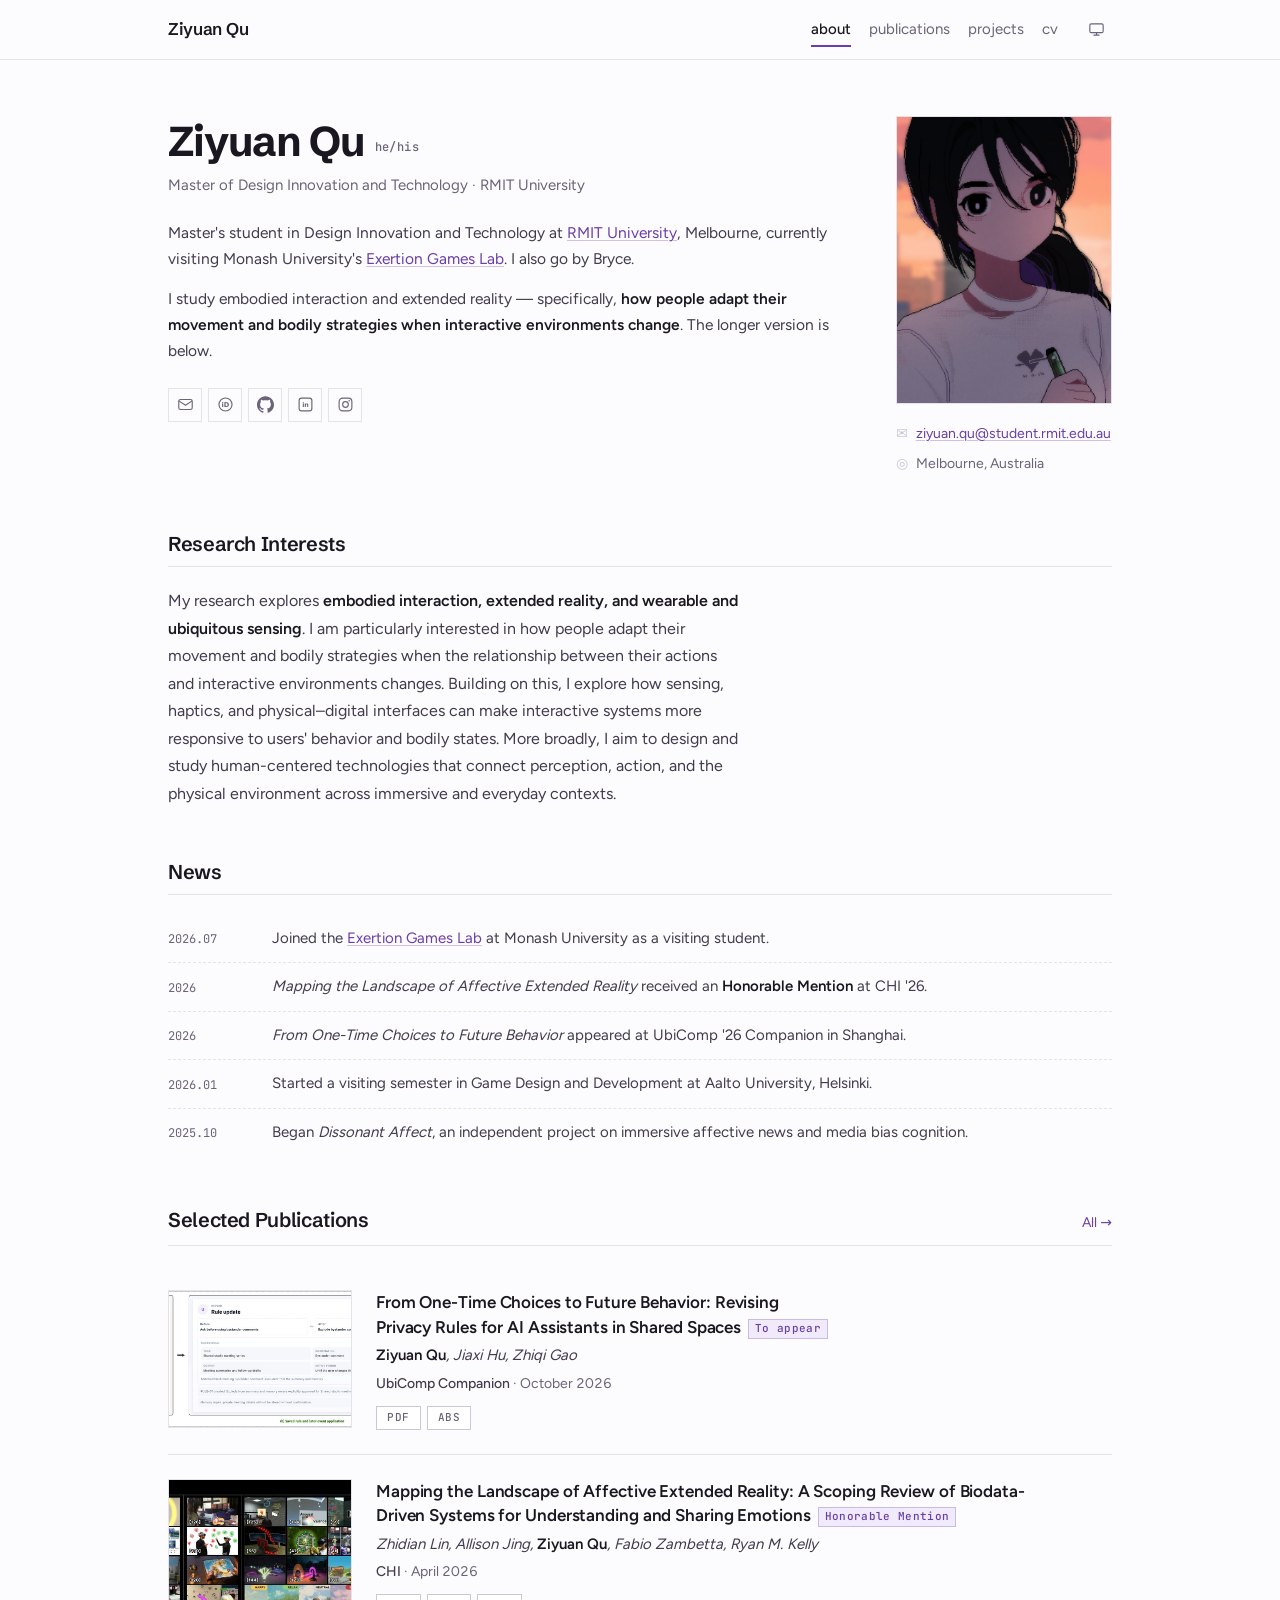
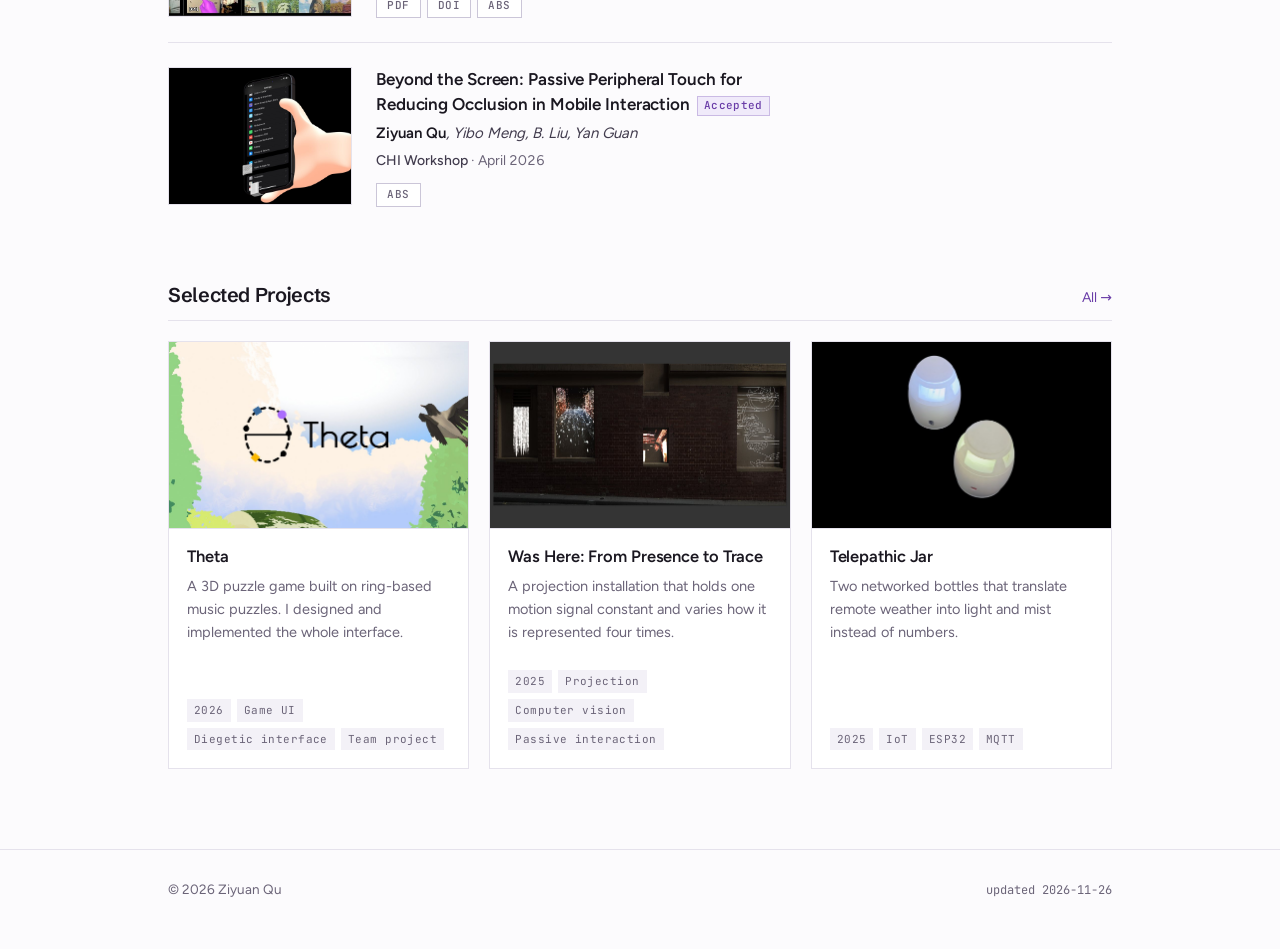
<file: docs/index.html>
<!doctype html>
<html lang="en">
<head>
<meta charset="utf-8">
<meta name="viewport" content="width=device-width, initial-scale=1">
<title>Ziyuan Qu</title>
<meta name="description" content="Ziyuan Qu — HCI and interaction design researcher at RMIT University, working on affective interaction, immersive systems, and playful embodied experiences.">
<meta name="author" content="Ziyuan Qu">
<meta property="og:title" content="Ziyuan Qu">
<meta property="og:description" content="Ziyuan Qu — HCI and interaction design researcher at RMIT University, working on affective interaction, immersive systems, and playful embodied experiences.">
<meta property="og:type" content="website">
<meta property="og:site_name" content="Ziyuan Qu">
<link rel="canonical" href="https://ziyuanqu.dev/">
<meta property="og:url" content="https://ziyuanqu.dev/">
<meta property="og:image" content="https://ziyuanqu.dev/assets/img/og.png">
<meta name="twitter:card" content="summary_large_image">
<meta name="twitter:image" content="https://ziyuanqu.dev/assets/img/og.png">
<link rel="icon" href="/favicon.svg" type="image/svg+xml">
<link rel="apple-touch-icon" href="/assets/img/apple-touch-icon.png">
<script>document.documentElement.classList.add('js');(function(){try{var t=localStorage.getItem('pw-theme');if(t==='light'||t==='dark')document.documentElement.setAttribute('data-theme',t);}catch(e){}})();</script>
<link rel="stylesheet" href="/assets/css/fonts.css?v=1e66fc4d">
<link rel="stylesheet" href="/assets/css/main.css?v=b7ee12cc">
</head>
<body>
<a class="skip" href="#main">Skip to content</a>

<nav class="nav">
  <div class="nav__inner">
    <a class="nav__brand" href="/index.html">Ziyuan Qu</a>
    <button class="nav__menu" type="button" aria-expanded="false" aria-controls="navlinks" aria-label="Menu"><svg viewBox="0 0 24 24" fill="none" stroke="currentColor" stroke-width="1.6" stroke-linecap="round" stroke-linejoin="round" aria-hidden="true"><path d="M4 7h16M4 12h16M4 17h16"/></svg></button>
    <div class="nav__links" id="navlinks">
      <a href="/index.html" aria-current="page">about</a><a href="/publications.html">publications</a><a href="/projects.html">projects</a><a href="/cv.html">cv</a>
      <button class="theme-toggle" type="button" data-state="system" aria-label="Toggle theme"><span data-icon="system"><svg viewBox="0 0 24 24" fill="none" stroke="currentColor" stroke-width="1.6" stroke-linecap="round" stroke-linejoin="round" aria-hidden="true"><rect x="2.6" y="4" width="18.8" height="12.4" rx="2"/><path d="M8.4 20h7.2M12 16.6V20"/></svg></span><span data-icon="light"><svg viewBox="0 0 24 24" fill="none" stroke="currentColor" stroke-width="1.6" stroke-linecap="round" stroke-linejoin="round" aria-hidden="true"><circle cx="12" cy="12" r="4"/><path d="M12 2.6v2.2M12 19.2v2.2M2.6 12h2.2M19.2 12h2.2M5.4 5.4l1.6 1.6M17 17l1.6 1.6M18.6 5.4 17 7M7 17l-1.6 1.6"/></svg></span><span data-icon="dark"><svg viewBox="0 0 24 24" fill="none" stroke="currentColor" stroke-width="1.6" stroke-linecap="round" stroke-linejoin="round" aria-hidden="true"><path d="M20.4 13.6A8.4 8.4 0 1 1 10.4 3.6a6.6 6.6 0 0 0 10 10Z"/></svg></span></button>
    </div>
  </div>
</nav>

<main id="main">
<div class="wrap wrap--wide">
  <div class="profile">
    <aside class="profile__aside">
      <img class="profile__photo" src="/assets/img/profile.jpg" alt="Ziyuan Qu">
      <div class="profile__contact"><div><span>✉</span><a href="mailto:ziyuan.qu@student.rmit.edu.au">ziyuan.qu@student.rmit.edu.au</a></div><div><span>◎</span><span>Melbourne, Australia</span></div></div>
    </aside>
    <div class="profile__main">
      <h1 class="profile__name">Ziyuan Qu<span class="pronouns">he/his</span></h1>
      <p class="profile__role">Master of Design Innovation and Technology · <a href="https://www.rmit.edu.au">RMIT University</a></p>
      <div class="profile__bio"><p>Master's student in Design Innovation and Technology at <a href="https://www.rmit.edu.au">RMIT University</a>, Melbourne, currently visiting Monash University's <a href="https://exertiongameslab.org">Exertion Games Lab</a>. I also go by Bryce.</p><p>I study embodied interaction and extended reality — specifically, <strong>how people adapt their movement and bodily strategies when interactive environments change</strong>. The longer version is below.</p></div>
      <div class="socials"><a href="mailto:ziyuan.qu@student.rmit.edu.au" title="Email" aria-label="Email"><svg viewBox="0 0 24 24" fill="none" stroke="currentColor" stroke-width="1.6" stroke-linecap="round" stroke-linejoin="round" aria-hidden="true"><rect x="2.5" y="5" width="19" height="14" rx="2.5"/><path d="M3.2 7.2 12 13l8.8-5.8"/></svg></a><a href="https://orcid.org/0009-0000-7714-9784" title="ORCID" aria-label="ORCID" rel="me noopener" target="_blank"><svg viewBox="0 0 24 24" fill="none" stroke="currentColor" stroke-width="1.6" aria-hidden="true"><circle cx="12" cy="12" r="9.2"/><text x="12" y="16.1" text-anchor="middle" font-size="9.4" font-weight="700" font-family="system-ui,sans-serif" fill="currentColor" stroke="none">iD</text></svg></a><a href="https://github.com/ziyuan509" title="GitHub" aria-label="GitHub" rel="me noopener" target="_blank"><svg viewBox="0 0 24 24" fill="currentColor" aria-hidden="true"><path d="M12 .297c-6.63 0-12 5.373-12 12 0 5.303 3.438 9.8 8.205 11.385.6.113.82-.258.82-.577 0-.285-.01-1.04-.015-2.04-3.338.724-4.042-1.61-4.042-1.61C4.422 18.07 3.633 17.7 3.633 17.7c-1.087-.744.084-.729.084-.729 1.205.084 1.838 1.236 1.838 1.236 1.07 1.835 2.809 1.305 3.495.998.108-.776.417-1.305.76-1.605-2.665-.3-5.466-1.332-5.466-5.93 0-1.31.465-2.38 1.235-3.22-.135-.303-.54-1.523.105-3.176 0 0 1.005-.322 3.3 1.23.96-.267 1.98-.399 3-.405 1.02.006 2.04.138 3 .405 2.28-1.552 3.285-1.23 3.285-1.23.645 1.653.24 2.873.12 3.176.765.84 1.23 1.91 1.23 3.22 0 4.61-2.805 5.625-5.475 5.92.42.36.81 1.096.81 2.22 0 1.606-.015 2.896-.015 3.286 0 .315.21.69.825.57C20.565 22.092 24 17.592 24 12.297c0-6.627-5.373-12-12-12"/></svg></a><a href="https://www.linkedin.com/in/ziyuan-qu-2a1654360/" title="LinkedIn" aria-label="LinkedIn" rel="me noopener" target="_blank"><svg viewBox="0 0 24 24" fill="none" stroke="currentColor" stroke-width="1.6" aria-hidden="true"><rect x="3" y="3" width="18" height="18" rx="3.4"/><text x="12" y="16.1" text-anchor="middle" font-size="9" font-weight="700" font-family="system-ui,sans-serif" fill="currentColor" stroke="none">in</text></svg></a><a href="https://www.instagram.com/qu.ziyuan/" title="Instagram" aria-label="Instagram" rel="me noopener" target="_blank"><svg viewBox="0 0 24 24" fill="none" stroke="currentColor" stroke-width="1.6" stroke-linecap="round" stroke-linejoin="round" aria-hidden="true"><rect x="3" y="3" width="18" height="18" rx="5"/><circle cx="12" cy="12" r="4"/><circle cx="17.2" cy="6.8" r="1.1" fill="currentColor" stroke="none"/></svg></a></div>
    </div>
  </div>

  <section class="section"><div class="section__head"><h2>Research Interests</h2></div><div class="ri">My research explores <strong>embodied interaction, extended reality, and wearable and ubiquitous sensing</strong>. I am particularly interested in how people adapt their movement and bodily strategies when the relationship between their actions and interactive environments changes. Building on this, I explore how sensing, haptics, and physical–digital interfaces can make interactive systems more responsive to users' behavior and bodily states. More broadly, I aim to design and study human-centered technologies that connect perception, action, and the physical environment across immersive and everyday contexts.</div></section>
  <section class="section"><div class="section__head"><h2>News</h2></div><div class="news"><div class="news__item"><div class="news__date">2026.07</div><div class="news__body">Joined the <a href="https://exertiongameslab.org">Exertion Games Lab</a> at Monash University as a visiting student.</div></div><div class="news__item"><div class="news__date">2026</div><div class="news__body"><em>Mapping the Landscape of Affective Extended Reality</em> received an <strong>Honorable Mention</strong> at CHI '26.</div></div><div class="news__item"><div class="news__date">2026</div><div class="news__body"><em>From One-Time Choices to Future Behavior</em> appeared at UbiComp '26 Companion in Shanghai.</div></div><div class="news__item"><div class="news__date">2026.01</div><div class="news__body">Started a visiting semester in Game Design and Development at Aalto University, Helsinki.</div></div><div class="news__item"><div class="news__date">2025.10</div><div class="news__body">Began <em>Dissonant Affect</em>, an independent project on immersive affective news and media bias cognition.</div></div></div></section>
  <section class="section"><div class="section__head"><h2>Selected Publications</h2><a class="section__more" href="/publications.html">All →</a></div><article class="pub">
  <img class="pub__thumb" src="/assets/img/pubs/privacy-rules.jpg" alt="" loading="lazy">
  <div>
    <h3 class="pub__title"><a href="/assets/papers/privacy-rules-ubicomp26.pdf">From One-Time Choices to Future Behavior: Revising Privacy Rules for AI Assistants in Shared Spaces</a><span class="award">To appear</span></h3>
    <div class="pub__authors"><b>Ziyuan Qu</b>, Jiaxi Hu, Zhiqi Gao</div>
    <div class="pub__venue"><em title="Companion of the 2026 ACM International Joint Conference on Pervasive and Ubiquitous Computing · Shanghai, China · 11–15 October 2026">UbiComp Companion</em> · October 2026</div>
    <div class="pub__act">
      <div class="pills"><a class="pill" href="/assets/papers/privacy-rules-ubicomp26.pdf">pdf</a><details class="tgl tgl--abs"><summary><span class="pill">abs</span></summary></details></div>
      <div class="drawer drawer--abs">An AI assistant in a shared room hears people who never asked to be recorded. Our prototype lets the
primary user set privacy rules and decide, in the moment, whether a bystander&#x27;s remark may be used —
then either confine that decision to the current event or save it as a rule for later ones. A
five-participant formative walkthrough found everyone could complete the decision, but two could not
tell which future situations their saved rule would cover. The lesson is specific: when someone saves
a privacy rule, its future reach has to be visible at the moment of saving.</div>
    </div>
  </div>
</article><article class="pub">
  <img class="pub__thumb" src="/assets/img/pubs/affective-xr.jpg" alt="" loading="lazy">
  <div>
    <h3 class="pub__title"><a href="/assets/papers/affective-xr-chi26.pdf">Mapping the Landscape of Affective Extended Reality: A Scoping Review of Biodata-Driven Systems for Understanding and Sharing Emotions</a><span class="award">Honorable Mention</span></h3>
    <div class="pub__authors">Zhidian Lin, Allison Jing, <b>Ziyuan Qu</b>, Fabio Zambetta, Ryan M. Kelly</div>
    <div class="pub__venue"><em title="ACM CHI Conference on Human Factors in Computing Systems · Barcelona, Spain · 13–17 April 2026">CHI</em> · April 2026</div>
    <div class="pub__act">
      <div class="pills"><a class="pill" href="/assets/papers/affective-xr-chi26.pdf">pdf</a><a class="pill" href="https://doi.org/10.1145/3772318.3791012" target="_blank" rel="noopener">doi</a><details class="tgl tgl--abs"><summary><span class="pill">abs</span></summary></details></div>
      <div class="drawer drawer--abs">Introduces affective extended reality as a way to characterise XR systems that use biodata to make
emotion understandable. HCI has produced many such systems, but they had not been mapped into a
coherent whole. We reviewed 82 papers at the intersection of biodata, emotion and XR, analysing the
sensing technologies they rely on, the interaction techniques they employ, and the design space they
collectively describe.</div>
    </div>
  </div>
</article><article class="pub">
  <img class="pub__thumb" src="/assets/img/projects/touch-it.jpg" alt="" loading="lazy">
  <div>
    <h3 class="pub__title">Beyond the Screen: Passive Peripheral Touch for Reducing Occlusion in Mobile Interaction<span class="award">Accepted</span></h3>
    <div class="pub__authors"><b>Ziyuan Qu</b>, Yibo Meng, B. Liu, Yan Guan</div>
    <div class="pub__venue"><em title="Cross-Sensory Futures: Rewiring Perception in HCI — Workshop at ACM CHI 2026 · Barcelona, Spain · April 2026">CHI Workshop</em> · April 2026</div>
    <div class="pub__act">
      <div class="pills"><details class="tgl tgl--abs"><summary><span class="pill">abs</span></summary></details></div>
      <div class="drawer drawer--abs">A passive, battery-free accessory that moves the finger off the screen. Metal tines act as extended
electrodes so taps and swipes still register while the hand stops covering what the user is trying
to read.</div>
    </div>
  </div>
</article></section>
  <section class="section"><div class="section__head"><h2>Selected Projects</h2><a class="section__more" href="/projects.html">All →</a></div><div class="grid grid--3"><article class="card">
  <a class="card__media-link" href="/projects/theta.html" tabindex="-1" aria-hidden="true">
    <img class="card__media" src="/assets/img/projects/theta-card.jpg" alt="" loading="lazy">
  </a>
  <div class="card__body">
    <h3 class="card__title"><a href="/projects/theta.html">Theta</a></h3>
    <p class="card__desc">A 3D puzzle game built on ring-based music puzzles. I designed and implemented the whole interface.</p>
    <div class="card__foot"><span class="tag">2026</span><span class="tag">Game UI</span><span class="tag">Diegetic interface</span><span class="tag">Team project</span></div>
  </div>
</article><article class="card">
  <a class="card__media-link" href="/projects/was-here.html" tabindex="-1" aria-hidden="true">
    <img class="card__media" src="/assets/img/projects/was-here-card.jpg" alt="" loading="lazy">
  </a>
  <div class="card__body">
    <h3 class="card__title"><a href="/projects/was-here.html">Was Here: From Presence to Trace</a></h3>
    <p class="card__desc">A projection installation that holds one motion signal constant and varies how it is represented four times.</p>
    <div class="card__foot"><span class="tag">2025</span><span class="tag">Projection</span><span class="tag">Computer vision</span><span class="tag">Passive interaction</span></div>
  </div>
</article><article class="card">
  <a class="card__media-link" href="/projects/telepathic-jar.html" tabindex="-1" aria-hidden="true">
    <img class="card__media" src="/assets/img/projects/telepathic-jar-card.jpg" alt="" loading="lazy">
  </a>
  <div class="card__body">
    <h3 class="card__title"><a href="/projects/telepathic-jar.html">Telepathic Jar</a></h3>
    <p class="card__desc">Two networked bottles that translate remote weather into light and mist instead of numbers.</p>
    <div class="card__foot"><span class="tag">2025</span><span class="tag">IoT</span><span class="tag">ESP32</span><span class="tag">MQTT</span></div>
  </div>
</article></div></section>
  
</div>
</main>

<footer class="foot">
  <div class="wrap wrap--wide foot__inner">
    <span>© 2026 Ziyuan Qu</span>
    
    <span class="foot__updated">updated 2026-11-26</span>
  </div>
</footer>

<script src="/assets/js/site.js?v=34c1764b" defer></script>
</body>
</html>
</file>
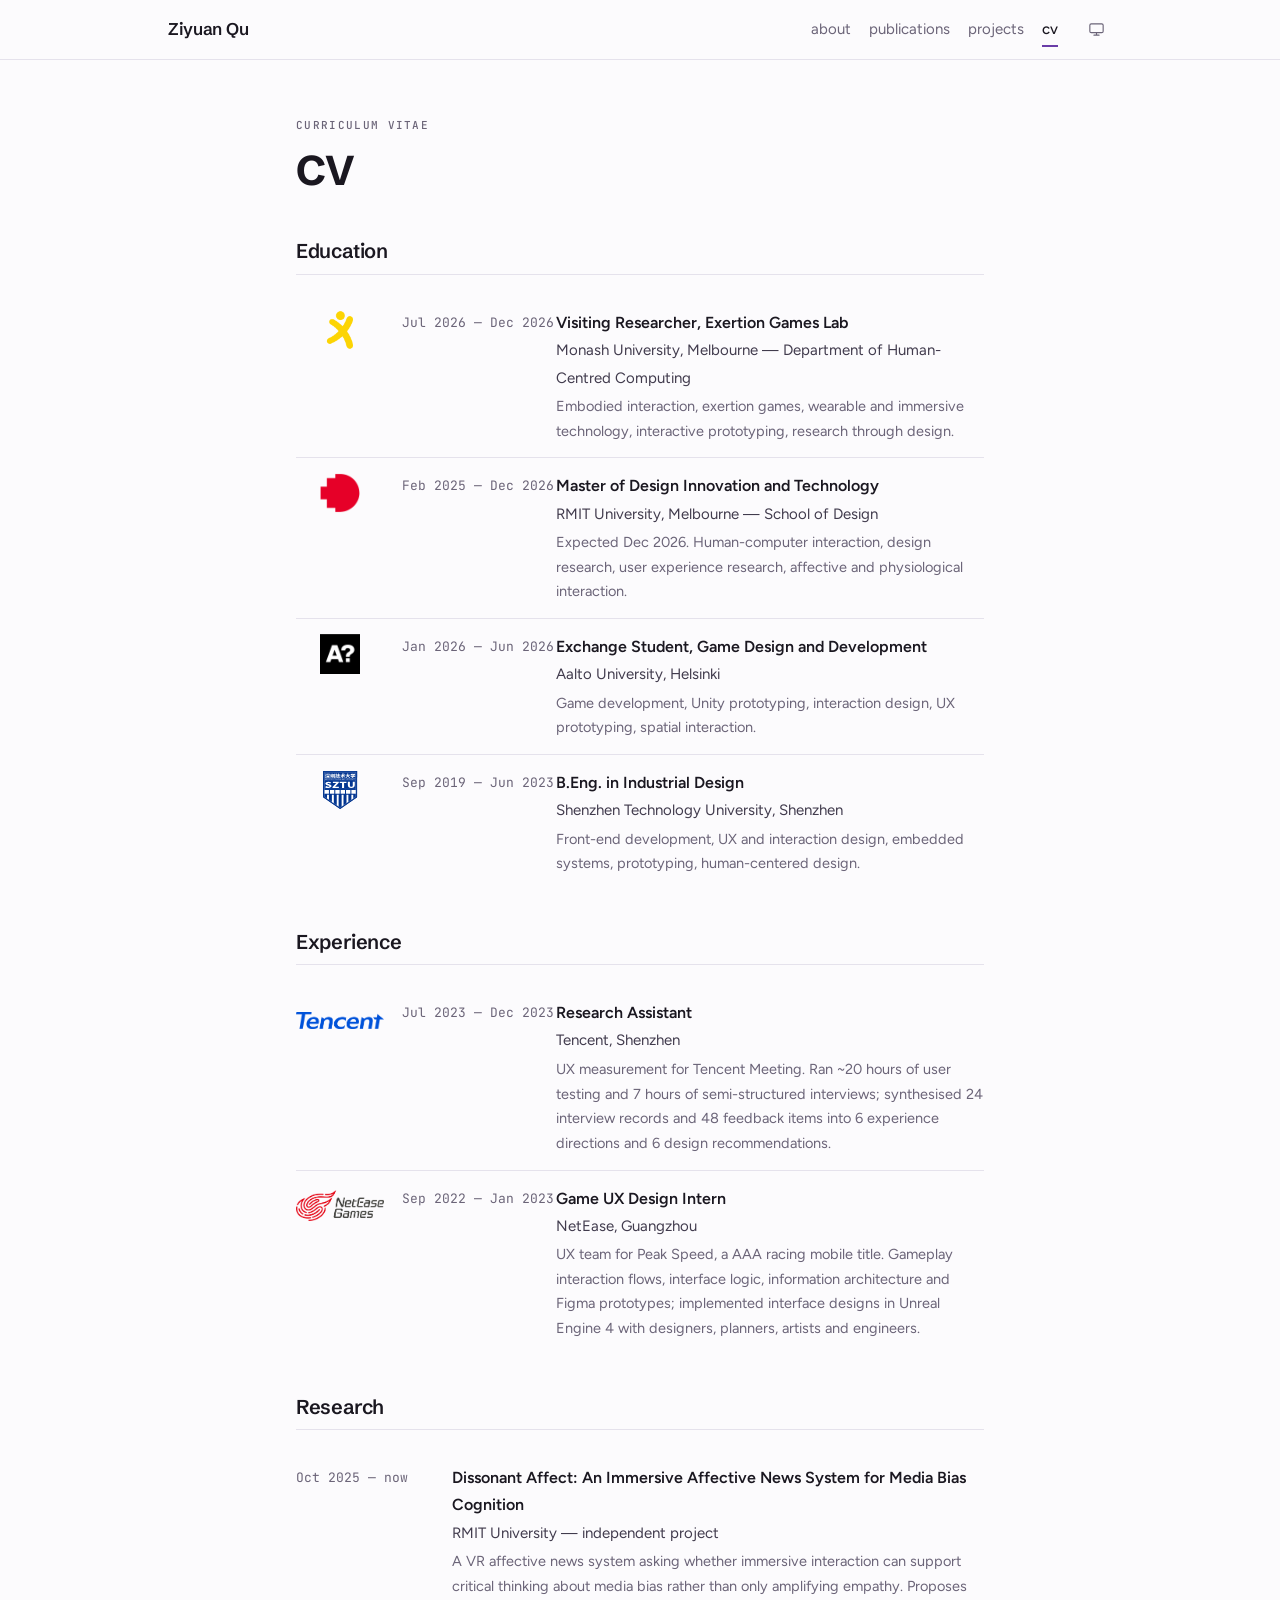
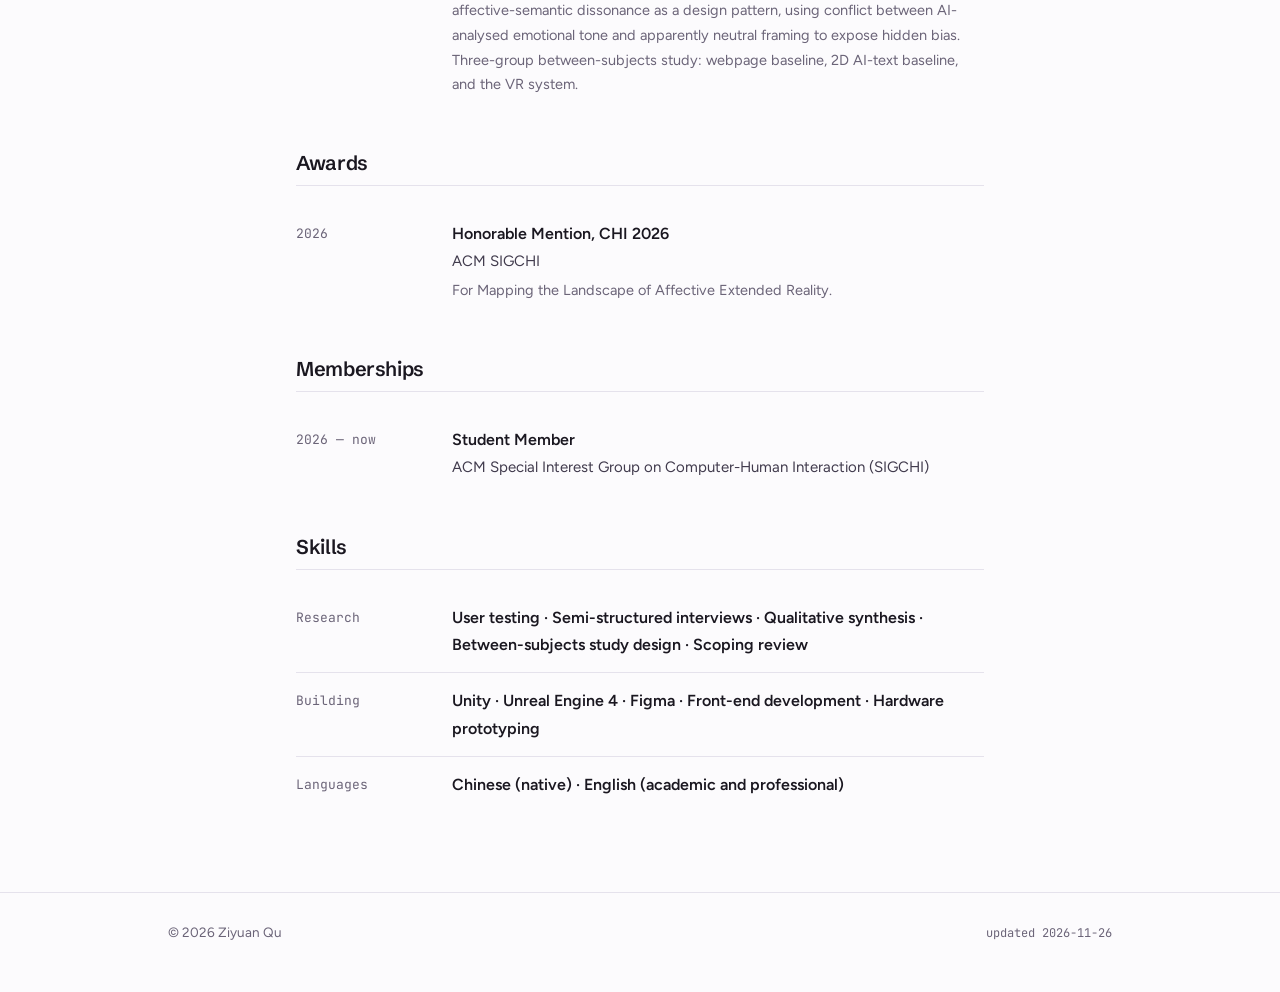
<file: docs/cv.html>
<!doctype html>
<html lang="en">
<head>
<meta charset="utf-8">
<meta name="viewport" content="width=device-width, initial-scale=1">
<title>CV · Ziyuan Qu</title>
<meta name="description" content="Ziyuan Qu — HCI and interaction design researcher at RMIT University, working on affective interaction, immersive systems, and playful embodied experiences.">
<meta name="author" content="Ziyuan Qu">
<meta property="og:title" content="CV · Ziyuan Qu">
<meta property="og:description" content="Ziyuan Qu — HCI and interaction design researcher at RMIT University, working on affective interaction, immersive systems, and playful embodied experiences.">
<meta property="og:type" content="website">
<meta property="og:site_name" content="Ziyuan Qu">
<link rel="canonical" href="https://ziyuanqu.dev/cv.html">
<meta property="og:url" content="https://ziyuanqu.dev/cv.html">
<meta property="og:image" content="https://ziyuanqu.dev/assets/img/og.png">
<meta name="twitter:card" content="summary_large_image">
<meta name="twitter:image" content="https://ziyuanqu.dev/assets/img/og.png">
<link rel="icon" href="/favicon.svg" type="image/svg+xml">
<link rel="apple-touch-icon" href="/assets/img/apple-touch-icon.png">
<script>document.documentElement.classList.add('js');(function(){try{var t=localStorage.getItem('pw-theme');if(t==='light'||t==='dark')document.documentElement.setAttribute('data-theme',t);}catch(e){}})();</script>
<link rel="stylesheet" href="/assets/css/fonts.css?v=1e66fc4d">
<link rel="stylesheet" href="/assets/css/main.css?v=b7ee12cc">
</head>
<body>
<a class="skip" href="#main">Skip to content</a>

<nav class="nav">
  <div class="nav__inner">
    <a class="nav__brand" href="/index.html">Ziyuan Qu</a>
    <button class="nav__menu" type="button" aria-expanded="false" aria-controls="navlinks" aria-label="Menu"><svg viewBox="0 0 24 24" fill="none" stroke="currentColor" stroke-width="1.6" stroke-linecap="round" stroke-linejoin="round" aria-hidden="true"><path d="M4 7h16M4 12h16M4 17h16"/></svg></button>
    <div class="nav__links" id="navlinks">
      <a href="/index.html">about</a><a href="/publications.html">publications</a><a href="/projects.html">projects</a><a href="/cv.html" aria-current="page">cv</a>
      <button class="theme-toggle" type="button" data-state="system" aria-label="Toggle theme"><span data-icon="system"><svg viewBox="0 0 24 24" fill="none" stroke="currentColor" stroke-width="1.6" stroke-linecap="round" stroke-linejoin="round" aria-hidden="true"><rect x="2.6" y="4" width="18.8" height="12.4" rx="2"/><path d="M8.4 20h7.2M12 16.6V20"/></svg></span><span data-icon="light"><svg viewBox="0 0 24 24" fill="none" stroke="currentColor" stroke-width="1.6" stroke-linecap="round" stroke-linejoin="round" aria-hidden="true"><circle cx="12" cy="12" r="4"/><path d="M12 2.6v2.2M12 19.2v2.2M2.6 12h2.2M19.2 12h2.2M5.4 5.4l1.6 1.6M17 17l1.6 1.6M18.6 5.4 17 7M7 17l-1.6 1.6"/></svg></span><span data-icon="dark"><svg viewBox="0 0 24 24" fill="none" stroke="currentColor" stroke-width="1.6" stroke-linecap="round" stroke-linejoin="round" aria-hidden="true"><path d="M20.4 13.6A8.4 8.4 0 1 1 10.4 3.6a6.6 6.6 0 0 0 10 10Z"/></svg></span></button>
    </div>
  </div>
</nav>

<main id="main">
<div class="wrap">
  <header class="page-head"><span class="label">curriculum vitae</span><h1>CV</h1></header>
  <section class="cv-block cv-block--logos"><div class="section__head"><h2>Education</h2></div><div class="cv-row"><div class="cv-row__logo" aria-hidden="true"><img src="/assets/img/logos/exertion-games-lab.png" alt="" loading="lazy"></div><div class="cv-row__when">Jul 2026 — Dec 2026</div><div class="cv-row__what"><strong>Visiting Researcher, Exertion Games Lab</strong><span class="cv-row__where">Monash University, Melbourne — Department of Human-Centred Computing</span><div class="cv-row__note">Embodied interaction, exertion games, wearable and immersive technology, interactive prototyping, research through design.</div></div></div><div class="cv-row"><div class="cv-row__logo" aria-hidden="true"><img src="/assets/img/logos/rmit.png" alt="" loading="lazy"></div><div class="cv-row__when">Feb 2025 — Dec 2026</div><div class="cv-row__what"><strong>Master of Design Innovation and Technology</strong><span class="cv-row__where">RMIT University, Melbourne — School of Design</span><div class="cv-row__note">Expected Dec 2026. Human-computer interaction, design research, user experience research, affective and physiological interaction.</div></div></div><div class="cv-row"><div class="cv-row__logo" aria-hidden="true"><img src="/assets/img/logos/aalto.png" alt="" loading="lazy"></div><div class="cv-row__when">Jan 2026 — Jun 2026</div><div class="cv-row__what"><strong>Exchange Student, Game Design and Development</strong><span class="cv-row__where">Aalto University, Helsinki</span><div class="cv-row__note">Game development, Unity prototyping, interaction design, UX prototyping, spatial interaction.</div></div></div><div class="cv-row"><div class="cv-row__logo cv-row__logo--flip" aria-hidden="true"><img src="/assets/img/logos/sztu.svg" alt="" loading="lazy"></div><div class="cv-row__when">Sep 2019 — Jun 2023</div><div class="cv-row__what"><strong>B.Eng. in Industrial Design</strong><span class="cv-row__where">Shenzhen Technology University, Shenzhen</span><div class="cv-row__note">Front-end development, UX and interaction design, embedded systems, prototyping, human-centered design.</div></div></div></section><section class="cv-block cv-block--logos"><div class="section__head"><h2>Experience</h2></div><div class="cv-row"><div class="cv-row__logo" aria-hidden="true"><img class="logo-light" src="/assets/img/logos/tencent.png" alt="" loading="lazy"><img class="logo-dark" src="/assets/img/logos/tencent-dark.png" alt="" loading="lazy"></div><div class="cv-row__when">Jul 2023 — Dec 2023</div><div class="cv-row__what"><strong>Research Assistant</strong><span class="cv-row__where">Tencent, Shenzhen</span><div class="cv-row__note">UX measurement for Tencent Meeting. Ran ~20 hours of user testing and 7 hours of semi-structured interviews; synthesised 24 interview records and 48 feedback items into 6 experience directions and 6 design recommendations.</div></div></div><div class="cv-row"><div class="cv-row__logo" aria-hidden="true"><img class="logo-light" src="/assets/img/logos/netease-games.png" alt="" loading="lazy"><img class="logo-dark" src="/assets/img/logos/netease-games-dark.png" alt="" loading="lazy"></div><div class="cv-row__when">Sep 2022 — Jan 2023</div><div class="cv-row__what"><strong>Game UX Design Intern</strong><span class="cv-row__where">NetEase, Guangzhou</span><div class="cv-row__note">UX team for Peak Speed, a AAA racing mobile title. Gameplay interaction flows, interface logic, information architecture and Figma prototypes; implemented interface designs in Unreal Engine 4 with designers, planners, artists and engineers.</div></div></div></section><section class="cv-block"><div class="section__head"><h2>Research</h2></div><div class="cv-row"><div class="cv-row__when">Oct 2025 — now</div><div class="cv-row__what"><strong>Dissonant Affect: An Immersive Affective News System for Media Bias Cognition</strong><span class="cv-row__where">RMIT University — independent project</span><div class="cv-row__note">A VR affective news system asking whether immersive interaction can support critical thinking about media bias rather than only amplifying empathy. Proposes affective-semantic dissonance as a design pattern, using conflict between AI-analysed emotional tone and apparently neutral framing to expose hidden bias. Three-group between-subjects study: webpage baseline, 2D AI-text baseline, and the VR system.</div></div></div></section><section class="cv-block"><div class="section__head"><h2>Awards</h2></div><div class="cv-row"><div class="cv-row__when">2026</div><div class="cv-row__what"><strong>Honorable Mention, CHI 2026</strong><span class="cv-row__where">ACM SIGCHI</span><div class="cv-row__note">For Mapping the Landscape of Affective Extended Reality.</div></div></div></section><section class="cv-block"><div class="section__head"><h2>Memberships</h2></div><div class="cv-row"><div class="cv-row__when">2026 — now</div><div class="cv-row__what"><strong>Student Member</strong><span class="cv-row__where">ACM Special Interest Group on Computer-Human Interaction (SIGCHI)</span></div></div></section><section class="cv-block"><div class="section__head"><h2>Skills</h2></div><div class="cv-row"><div class="cv-row__when">Research</div><div class="cv-row__what"><strong>User testing · Semi-structured interviews · Qualitative synthesis · Between-subjects study design · Scoping review</strong></div></div><div class="cv-row"><div class="cv-row__when">Building</div><div class="cv-row__what"><strong>Unity · Unreal Engine 4 · Figma · Front-end development · Hardware prototyping</strong></div></div><div class="cv-row"><div class="cv-row__when">Languages</div><div class="cv-row__what"><strong>Chinese (native) · English (academic and professional)</strong></div></div></section>
</div>
</main>

<footer class="foot">
  <div class="wrap wrap--wide foot__inner">
    <span>© 2026 Ziyuan Qu</span>
    
    <span class="foot__updated">updated 2026-11-26</span>
  </div>
</footer>

<script src="/assets/js/site.js?v=34c1764b" defer></script>
</body>
</html>
</file>
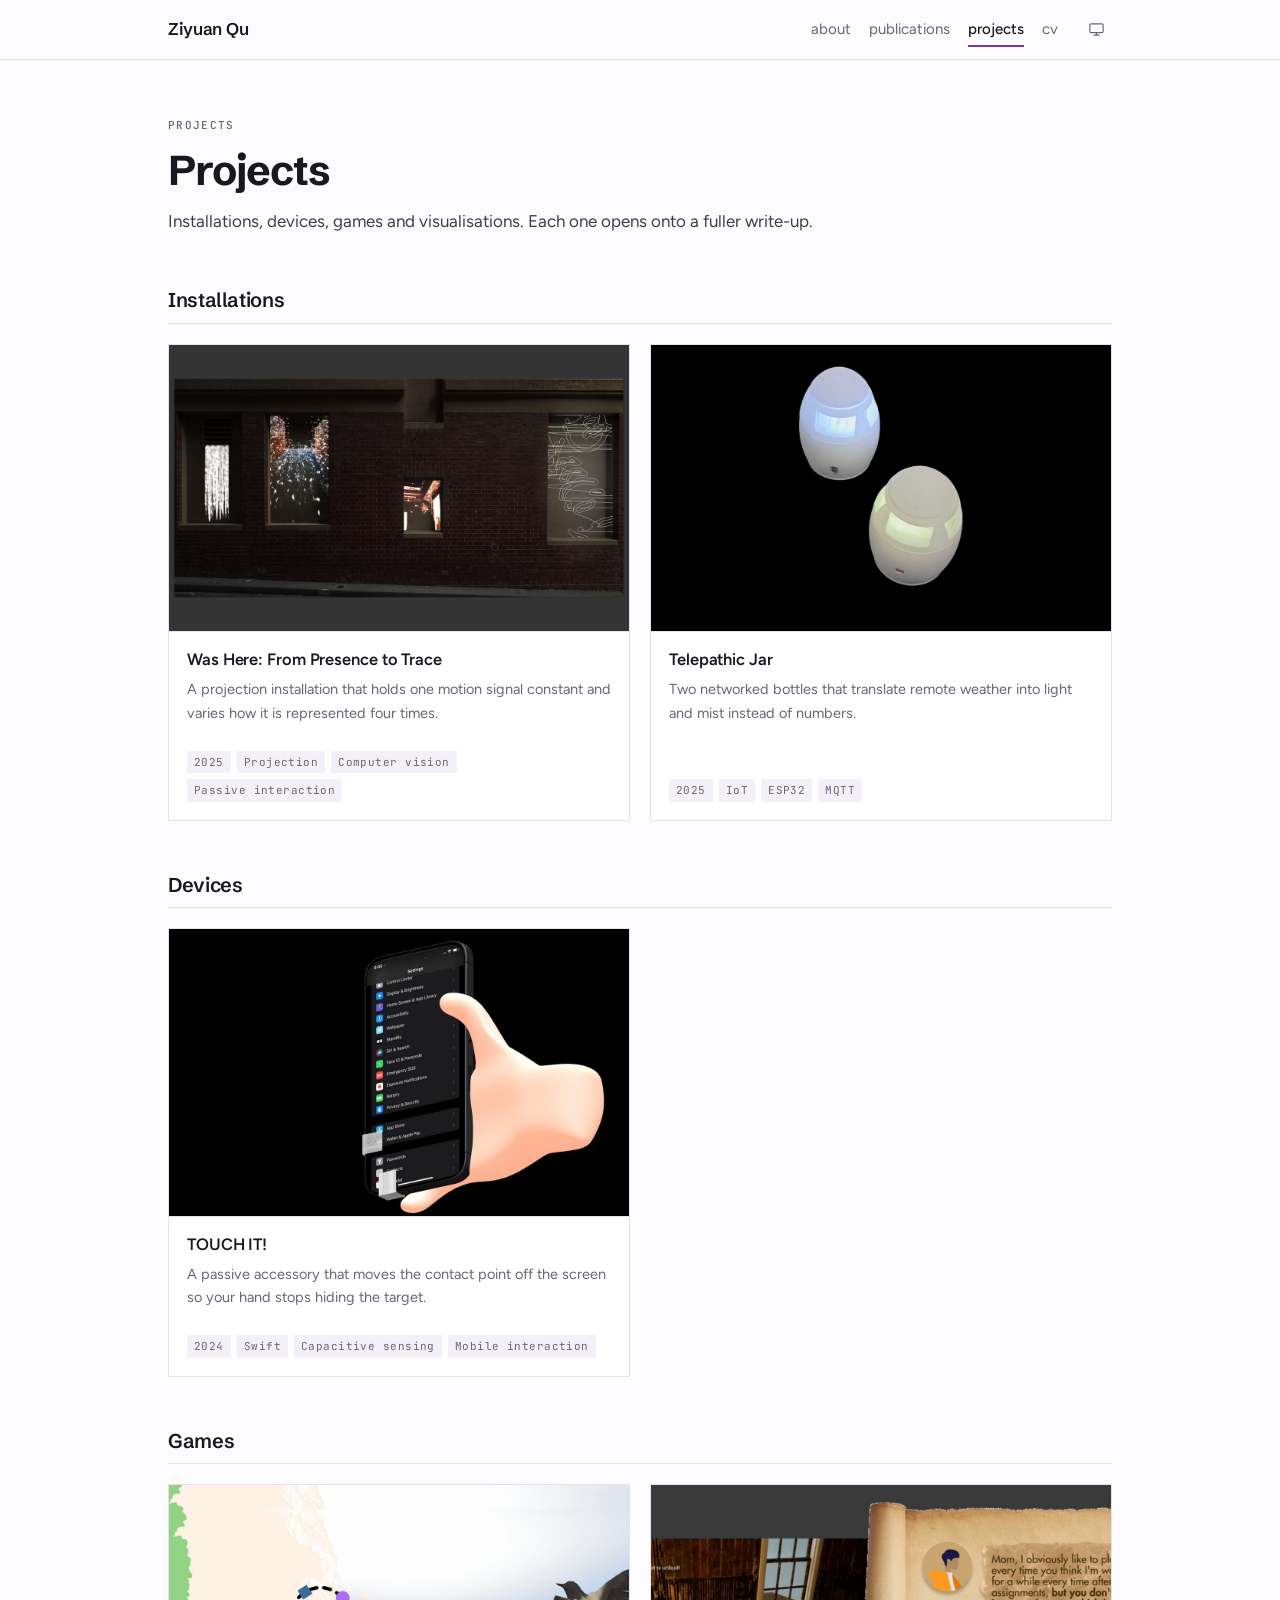
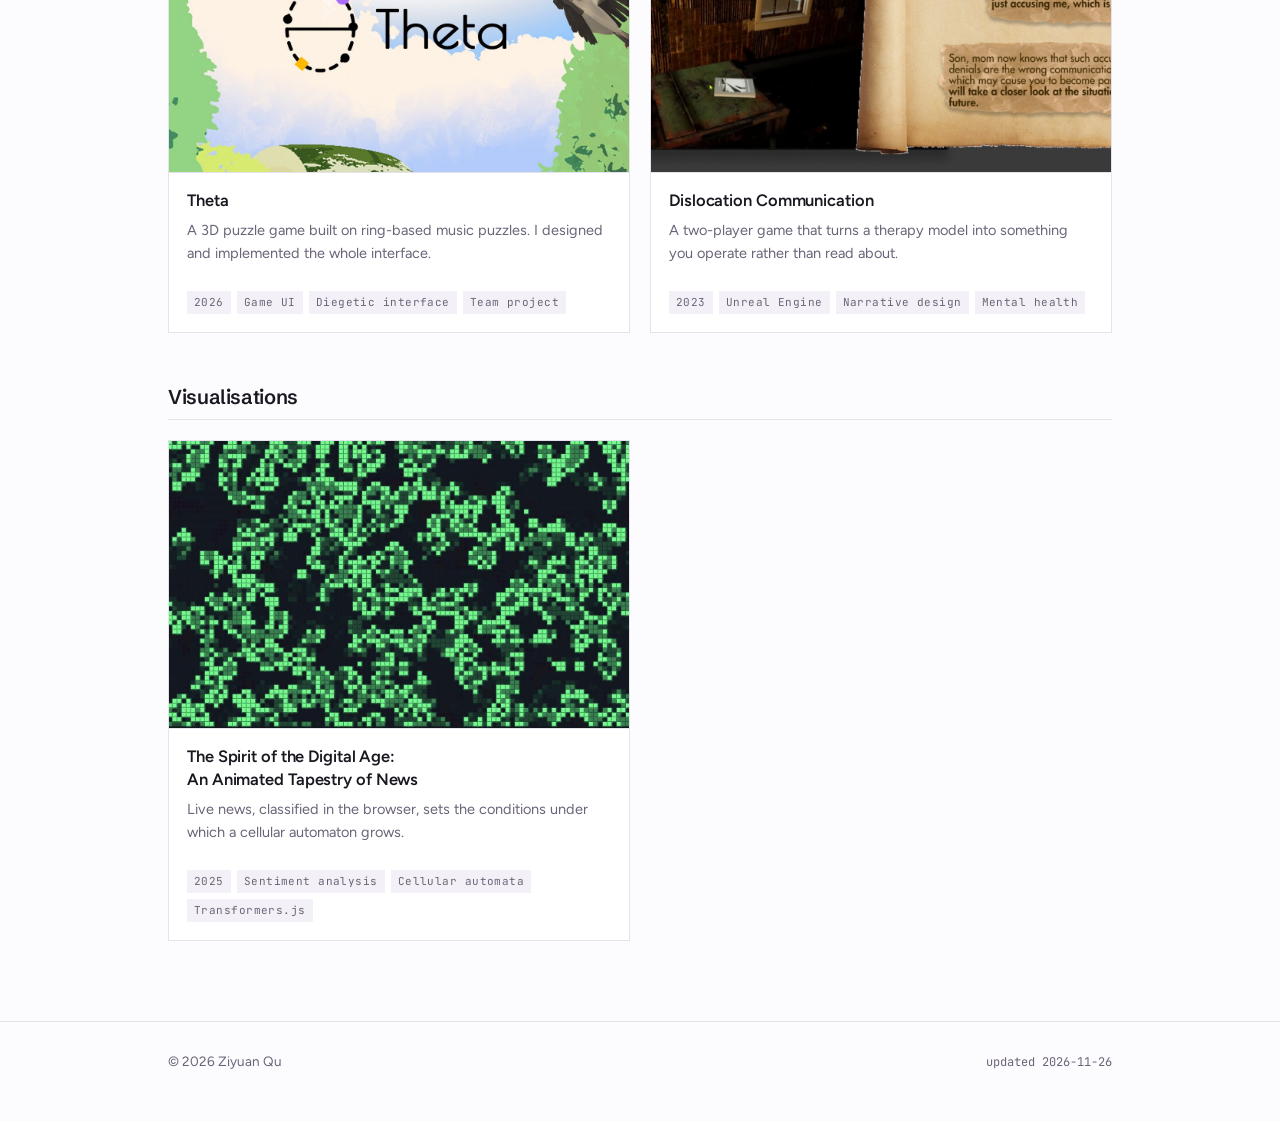
<file: docs/projects.html>
<!doctype html>
<html lang="en">
<head>
<meta charset="utf-8">
<meta name="viewport" content="width=device-width, initial-scale=1">
<title>Projects · Ziyuan Qu</title>
<meta name="description" content="Ziyuan Qu — HCI and interaction design researcher at RMIT University, working on affective interaction, immersive systems, and playful embodied experiences.">
<meta name="author" content="Ziyuan Qu">
<meta property="og:title" content="Projects · Ziyuan Qu">
<meta property="og:description" content="Ziyuan Qu — HCI and interaction design researcher at RMIT University, working on affective interaction, immersive systems, and playful embodied experiences.">
<meta property="og:type" content="website">
<meta property="og:site_name" content="Ziyuan Qu">
<link rel="canonical" href="https://ziyuanqu.dev/projects.html">
<meta property="og:url" content="https://ziyuanqu.dev/projects.html">
<meta property="og:image" content="https://ziyuanqu.dev/assets/img/og.png">
<meta name="twitter:card" content="summary_large_image">
<meta name="twitter:image" content="https://ziyuanqu.dev/assets/img/og.png">
<link rel="icon" href="/favicon.svg" type="image/svg+xml">
<link rel="apple-touch-icon" href="/assets/img/apple-touch-icon.png">
<script>document.documentElement.classList.add('js');(function(){try{var t=localStorage.getItem('pw-theme');if(t==='light'||t==='dark')document.documentElement.setAttribute('data-theme',t);}catch(e){}})();</script>
<link rel="stylesheet" href="/assets/css/fonts.css?v=1e66fc4d">
<link rel="stylesheet" href="/assets/css/main.css?v=b7ee12cc">
</head>
<body>
<a class="skip" href="#main">Skip to content</a>

<nav class="nav">
  <div class="nav__inner">
    <a class="nav__brand" href="/index.html">Ziyuan Qu</a>
    <button class="nav__menu" type="button" aria-expanded="false" aria-controls="navlinks" aria-label="Menu"><svg viewBox="0 0 24 24" fill="none" stroke="currentColor" stroke-width="1.6" stroke-linecap="round" stroke-linejoin="round" aria-hidden="true"><path d="M4 7h16M4 12h16M4 17h16"/></svg></button>
    <div class="nav__links" id="navlinks">
      <a href="/index.html">about</a><a href="/publications.html">publications</a><a href="/projects.html" aria-current="page">projects</a><a href="/cv.html">cv</a>
      <button class="theme-toggle" type="button" data-state="system" aria-label="Toggle theme"><span data-icon="system"><svg viewBox="0 0 24 24" fill="none" stroke="currentColor" stroke-width="1.6" stroke-linecap="round" stroke-linejoin="round" aria-hidden="true"><rect x="2.6" y="4" width="18.8" height="12.4" rx="2"/><path d="M8.4 20h7.2M12 16.6V20"/></svg></span><span data-icon="light"><svg viewBox="0 0 24 24" fill="none" stroke="currentColor" stroke-width="1.6" stroke-linecap="round" stroke-linejoin="round" aria-hidden="true"><circle cx="12" cy="12" r="4"/><path d="M12 2.6v2.2M12 19.2v2.2M2.6 12h2.2M19.2 12h2.2M5.4 5.4l1.6 1.6M17 17l1.6 1.6M18.6 5.4 17 7M7 17l-1.6 1.6"/></svg></span><span data-icon="dark"><svg viewBox="0 0 24 24" fill="none" stroke="currentColor" stroke-width="1.6" stroke-linecap="round" stroke-linejoin="round" aria-hidden="true"><path d="M20.4 13.6A8.4 8.4 0 1 1 10.4 3.6a6.6 6.6 0 0 0 10 10Z"/></svg></span></button>
    </div>
  </div>
</nav>

<main id="main">
<div class="wrap wrap--wide">
  <header class="page-head"><span class="label">projects</span><h1>Projects</h1><p>Installations, devices, games and visualisations. Each one opens onto a fuller write-up.</p></header>
  <section class="section"><div class="section__head"><h2>Installations</h2></div><div class="grid reveal"><article class="card">
  <a class="card__media-link" href="/projects/was-here.html" tabindex="-1" aria-hidden="true">
    <img class="card__media" src="/assets/img/projects/was-here-card.jpg" alt="" loading="lazy">
  </a>
  <div class="card__body">
    <h3 class="card__title"><a href="/projects/was-here.html">Was Here: From Presence to Trace</a></h3>
    <p class="card__desc">A projection installation that holds one motion signal constant and varies how it is represented four times.</p>
    <div class="card__foot"><span class="tag">2025</span><span class="tag">Projection</span><span class="tag">Computer vision</span><span class="tag">Passive interaction</span></div>
  </div>
</article><article class="card">
  <a class="card__media-link" href="/projects/telepathic-jar.html" tabindex="-1" aria-hidden="true">
    <img class="card__media" src="/assets/img/projects/telepathic-jar-card.jpg" alt="" loading="lazy">
  </a>
  <div class="card__body">
    <h3 class="card__title"><a href="/projects/telepathic-jar.html">Telepathic Jar</a></h3>
    <p class="card__desc">Two networked bottles that translate remote weather into light and mist instead of numbers.</p>
    <div class="card__foot"><span class="tag">2025</span><span class="tag">IoT</span><span class="tag">ESP32</span><span class="tag">MQTT</span></div>
  </div>
</article></div></section><section class="section"><div class="section__head"><h2>Devices</h2></div><div class="grid reveal"><article class="card">
  <a class="card__media-link" href="/projects/touch-it.html" tabindex="-1" aria-hidden="true">
    <img class="card__media" src="/assets/img/projects/touch-it-card.jpg" alt="" loading="lazy">
  </a>
  <div class="card__body">
    <h3 class="card__title"><a href="/projects/touch-it.html">TOUCH IT!</a></h3>
    <p class="card__desc">A passive accessory that moves the contact point off the screen so your hand stops hiding the target.</p>
    <div class="card__foot"><span class="tag">2024</span><span class="tag">Swift</span><span class="tag">Capacitive sensing</span><span class="tag">Mobile interaction</span></div>
  </div>
</article></div></section><section class="section"><div class="section__head"><h2>Games</h2></div><div class="grid reveal"><article class="card">
  <a class="card__media-link" href="/projects/theta.html" tabindex="-1" aria-hidden="true">
    <img class="card__media" src="/assets/img/projects/theta-card.jpg" alt="" loading="lazy">
  </a>
  <div class="card__body">
    <h3 class="card__title"><a href="/projects/theta.html">Theta</a></h3>
    <p class="card__desc">A 3D puzzle game built on ring-based music puzzles. I designed and implemented the whole interface.</p>
    <div class="card__foot"><span class="tag">2026</span><span class="tag">Game UI</span><span class="tag">Diegetic interface</span><span class="tag">Team project</span></div>
  </div>
</article><article class="card">
  <a class="card__media-link" href="/projects/dislocation.html" tabindex="-1" aria-hidden="true">
    <img class="card__media" src="/assets/img/projects/dislocation-card.jpg" alt="" loading="lazy">
  </a>
  <div class="card__body">
    <h3 class="card__title"><a href="/projects/dislocation.html">Dislocation Communication</a></h3>
    <p class="card__desc">A two-player game that turns a therapy model into something you operate rather than read about.</p>
    <div class="card__foot"><span class="tag">2023</span><span class="tag">Unreal Engine</span><span class="tag">Narrative design</span><span class="tag">Mental health</span></div>
  </div>
</article></div></section><section class="section"><div class="section__head"><h2>Visualisations</h2></div><div class="grid reveal"><article class="card">
  <a class="card__media-link" href="/projects/news-tapestry.html" tabindex="-1" aria-hidden="true">
    <img class="card__media" src="/assets/img/projects/news-tapestry-card.jpg" alt="" loading="lazy">
  </a>
  <div class="card__body">
    <h3 class="card__title"><a href="/projects/news-tapestry.html">The Spirit of the Digital Age: An Animated Tapestry of News</a></h3>
    <p class="card__desc">Live news, classified in the browser, sets the conditions under which a cellular automaton grows.</p>
    <div class="card__foot"><span class="tag">2025</span><span class="tag">Sentiment analysis</span><span class="tag">Cellular automata</span><span class="tag">Transformers.js</span></div>
  </div>
</article></div></section>
</div>
</main>

<footer class="foot">
  <div class="wrap wrap--wide foot__inner">
    <span>© 2026 Ziyuan Qu</span>
    
    <span class="foot__updated">updated 2026-11-26</span>
  </div>
</footer>

<script src="/assets/js/site.js?v=34c1764b" defer></script>
</body>
</html>
</file>
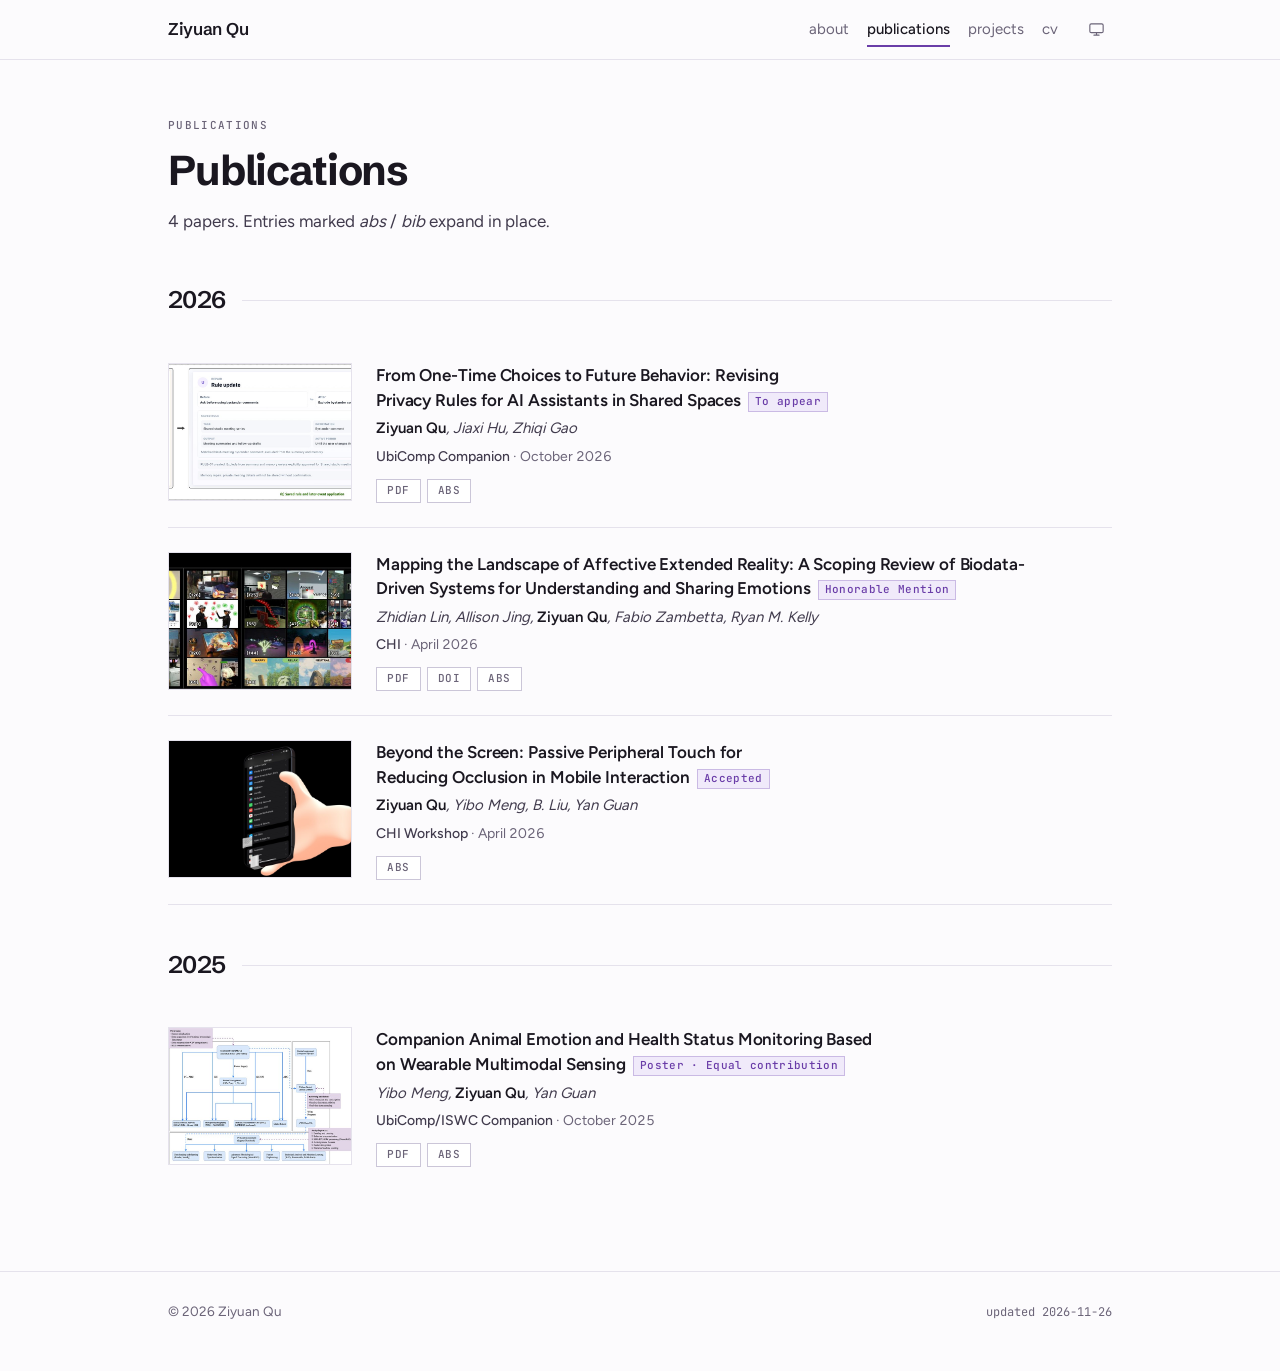
<file: docs/publications.html>
<!doctype html>
<html lang="en">
<head>
<meta charset="utf-8">
<meta name="viewport" content="width=device-width, initial-scale=1">
<title>Publications · Ziyuan Qu</title>
<meta name="description" content="Ziyuan Qu — HCI and interaction design researcher at RMIT University, working on affective interaction, immersive systems, and playful embodied experiences.">
<meta name="author" content="Ziyuan Qu">
<meta property="og:title" content="Publications · Ziyuan Qu">
<meta property="og:description" content="Ziyuan Qu — HCI and interaction design researcher at RMIT University, working on affective interaction, immersive systems, and playful embodied experiences.">
<meta property="og:type" content="website">
<meta property="og:site_name" content="Ziyuan Qu">
<link rel="canonical" href="https://ziyuanqu.dev/publications.html">
<meta property="og:url" content="https://ziyuanqu.dev/publications.html">
<meta property="og:image" content="https://ziyuanqu.dev/assets/img/og.png">
<meta name="twitter:card" content="summary_large_image">
<meta name="twitter:image" content="https://ziyuanqu.dev/assets/img/og.png">
<link rel="icon" href="/favicon.svg" type="image/svg+xml">
<link rel="apple-touch-icon" href="/assets/img/apple-touch-icon.png">
<script>document.documentElement.classList.add('js');(function(){try{var t=localStorage.getItem('pw-theme');if(t==='light'||t==='dark')document.documentElement.setAttribute('data-theme',t);}catch(e){}})();</script>
<link rel="stylesheet" href="/assets/css/fonts.css?v=1e66fc4d">
<link rel="stylesheet" href="/assets/css/main.css?v=b7ee12cc">
</head>
<body>
<a class="skip" href="#main">Skip to content</a>

<nav class="nav">
  <div class="nav__inner">
    <a class="nav__brand" href="/index.html">Ziyuan Qu</a>
    <button class="nav__menu" type="button" aria-expanded="false" aria-controls="navlinks" aria-label="Menu"><svg viewBox="0 0 24 24" fill="none" stroke="currentColor" stroke-width="1.6" stroke-linecap="round" stroke-linejoin="round" aria-hidden="true"><path d="M4 7h16M4 12h16M4 17h16"/></svg></button>
    <div class="nav__links" id="navlinks">
      <a href="/index.html">about</a><a href="/publications.html" aria-current="page">publications</a><a href="/projects.html">projects</a><a href="/cv.html">cv</a>
      <button class="theme-toggle" type="button" data-state="system" aria-label="Toggle theme"><span data-icon="system"><svg viewBox="0 0 24 24" fill="none" stroke="currentColor" stroke-width="1.6" stroke-linecap="round" stroke-linejoin="round" aria-hidden="true"><rect x="2.6" y="4" width="18.8" height="12.4" rx="2"/><path d="M8.4 20h7.2M12 16.6V20"/></svg></span><span data-icon="light"><svg viewBox="0 0 24 24" fill="none" stroke="currentColor" stroke-width="1.6" stroke-linecap="round" stroke-linejoin="round" aria-hidden="true"><circle cx="12" cy="12" r="4"/><path d="M12 2.6v2.2M12 19.2v2.2M2.6 12h2.2M19.2 12h2.2M5.4 5.4l1.6 1.6M17 17l1.6 1.6M18.6 5.4 17 7M7 17l-1.6 1.6"/></svg></span><span data-icon="dark"><svg viewBox="0 0 24 24" fill="none" stroke="currentColor" stroke-width="1.6" stroke-linecap="round" stroke-linejoin="round" aria-hidden="true"><path d="M20.4 13.6A8.4 8.4 0 1 1 10.4 3.6a6.6 6.6 0 0 0 10 10Z"/></svg></span></button>
    </div>
  </div>
</nav>

<main id="main">
<div class="wrap wrap--wide">
  <header class="page-head"><span class="label">publications</span><h1>Publications</h1><p>4 papers. Entries marked <em>abs</em> / <em>bib</em> expand in place.</p></header>
  <div class="year-head"><span>2026</span></div><article class="pub">
  <img class="pub__thumb" src="/assets/img/pubs/privacy-rules.jpg" alt="" loading="lazy">
  <div>
    <h3 class="pub__title"><a href="/assets/papers/privacy-rules-ubicomp26.pdf">From One-Time Choices to Future Behavior: Revising Privacy Rules for AI Assistants in Shared Spaces</a><span class="award">To appear</span></h3>
    <div class="pub__authors"><b>Ziyuan Qu</b>, Jiaxi Hu, Zhiqi Gao</div>
    <div class="pub__venue"><em title="Companion of the 2026 ACM International Joint Conference on Pervasive and Ubiquitous Computing · Shanghai, China · 11–15 October 2026">UbiComp Companion</em> · October 2026</div>
    <div class="pub__act">
      <div class="pills"><a class="pill" href="/assets/papers/privacy-rules-ubicomp26.pdf">pdf</a><details class="tgl tgl--abs"><summary><span class="pill">abs</span></summary></details></div>
      <div class="drawer drawer--abs">An AI assistant in a shared room hears people who never asked to be recorded. Our prototype lets the
primary user set privacy rules and decide, in the moment, whether a bystander&#x27;s remark may be used —
then either confine that decision to the current event or save it as a rule for later ones. A
five-participant formative walkthrough found everyone could complete the decision, but two could not
tell which future situations their saved rule would cover. The lesson is specific: when someone saves
a privacy rule, its future reach has to be visible at the moment of saving.</div>
    </div>
  </div>
</article><article class="pub">
  <img class="pub__thumb" src="/assets/img/pubs/affective-xr.jpg" alt="" loading="lazy">
  <div>
    <h3 class="pub__title"><a href="/assets/papers/affective-xr-chi26.pdf">Mapping the Landscape of Affective Extended Reality: A Scoping Review of Biodata-Driven Systems for Understanding and Sharing Emotions</a><span class="award">Honorable Mention</span></h3>
    <div class="pub__authors">Zhidian Lin, Allison Jing, <b>Ziyuan Qu</b>, Fabio Zambetta, Ryan M. Kelly</div>
    <div class="pub__venue"><em title="ACM CHI Conference on Human Factors in Computing Systems · Barcelona, Spain · 13–17 April 2026">CHI</em> · April 2026</div>
    <div class="pub__act">
      <div class="pills"><a class="pill" href="/assets/papers/affective-xr-chi26.pdf">pdf</a><a class="pill" href="https://doi.org/10.1145/3772318.3791012" target="_blank" rel="noopener">doi</a><details class="tgl tgl--abs"><summary><span class="pill">abs</span></summary></details></div>
      <div class="drawer drawer--abs">Introduces affective extended reality as a way to characterise XR systems that use biodata to make
emotion understandable. HCI has produced many such systems, but they had not been mapped into a
coherent whole. We reviewed 82 papers at the intersection of biodata, emotion and XR, analysing the
sensing technologies they rely on, the interaction techniques they employ, and the design space they
collectively describe.</div>
    </div>
  </div>
</article><article class="pub">
  <img class="pub__thumb" src="/assets/img/projects/touch-it.jpg" alt="" loading="lazy">
  <div>
    <h3 class="pub__title">Beyond the Screen: Passive Peripheral Touch for Reducing Occlusion in Mobile Interaction<span class="award">Accepted</span></h3>
    <div class="pub__authors"><b>Ziyuan Qu</b>, Yibo Meng, B. Liu, Yan Guan</div>
    <div class="pub__venue"><em title="Cross-Sensory Futures: Rewiring Perception in HCI — Workshop at ACM CHI 2026 · Barcelona, Spain · April 2026">CHI Workshop</em> · April 2026</div>
    <div class="pub__act">
      <div class="pills"><details class="tgl tgl--abs"><summary><span class="pill">abs</span></summary></details></div>
      <div class="drawer drawer--abs">A passive, battery-free accessory that moves the finger off the screen. Metal tines act as extended
electrodes so taps and swipes still register while the hand stops covering what the user is trying
to read.</div>
    </div>
  </div>
</article><div class="year-head"><span>2025</span></div><article class="pub">
  <img class="pub__thumb" src="/assets/img/pubs/companion-animal.jpg" alt="" loading="lazy">
  <div>
    <h3 class="pub__title"><a href="/assets/papers/companion-animal-ubicomp25.pdf">Companion Animal Emotion and Health Status Monitoring Based on Wearable Multimodal Sensing</a><span class="award">Poster · Equal contribution</span></h3>
    <div class="pub__authors">Yibo Meng, <b>Ziyuan Qu</b>, Yan Guan</div>
    <div class="pub__venue"><em title="Companion of the 2025 ACM International Joint Conference on Pervasive and Ubiquitous Computing and the 2025 ACM International Symposium on Wearable Computers · Espoo, Finland · 12–16 October 2025">UbiComp/ISWC Companion</em> · October 2025</div>
    <div class="pub__act">
      <div class="pills"><a class="pill" href="/assets/papers/companion-animal-ubicomp25.pdf">pdf</a><details class="tgl tgl--abs"><summary><span class="pill">abs</span></summary></details></div>
      <div class="drawer drawer--abs">Judging how a dog feels usually depends on subjective observation. This non-invasive wearable system
combines electrodermal activity, photoplethysmography, inertial sensing and audio, and applies machine
learning to separate three states — excitement, anxiety and relaxation — at 78.5% accuracy. A low-cost
starting point for ubiquitous animal-computer interaction.</div>
    </div>
  </div>
</article>
</div>
</main>

<footer class="foot">
  <div class="wrap wrap--wide foot__inner">
    <span>© 2026 Ziyuan Qu</span>
    
    <span class="foot__updated">updated 2026-11-26</span>
  </div>
</footer>

<script src="/assets/js/site.js?v=34c1764b" defer></script>
</body>
</html>
</file>
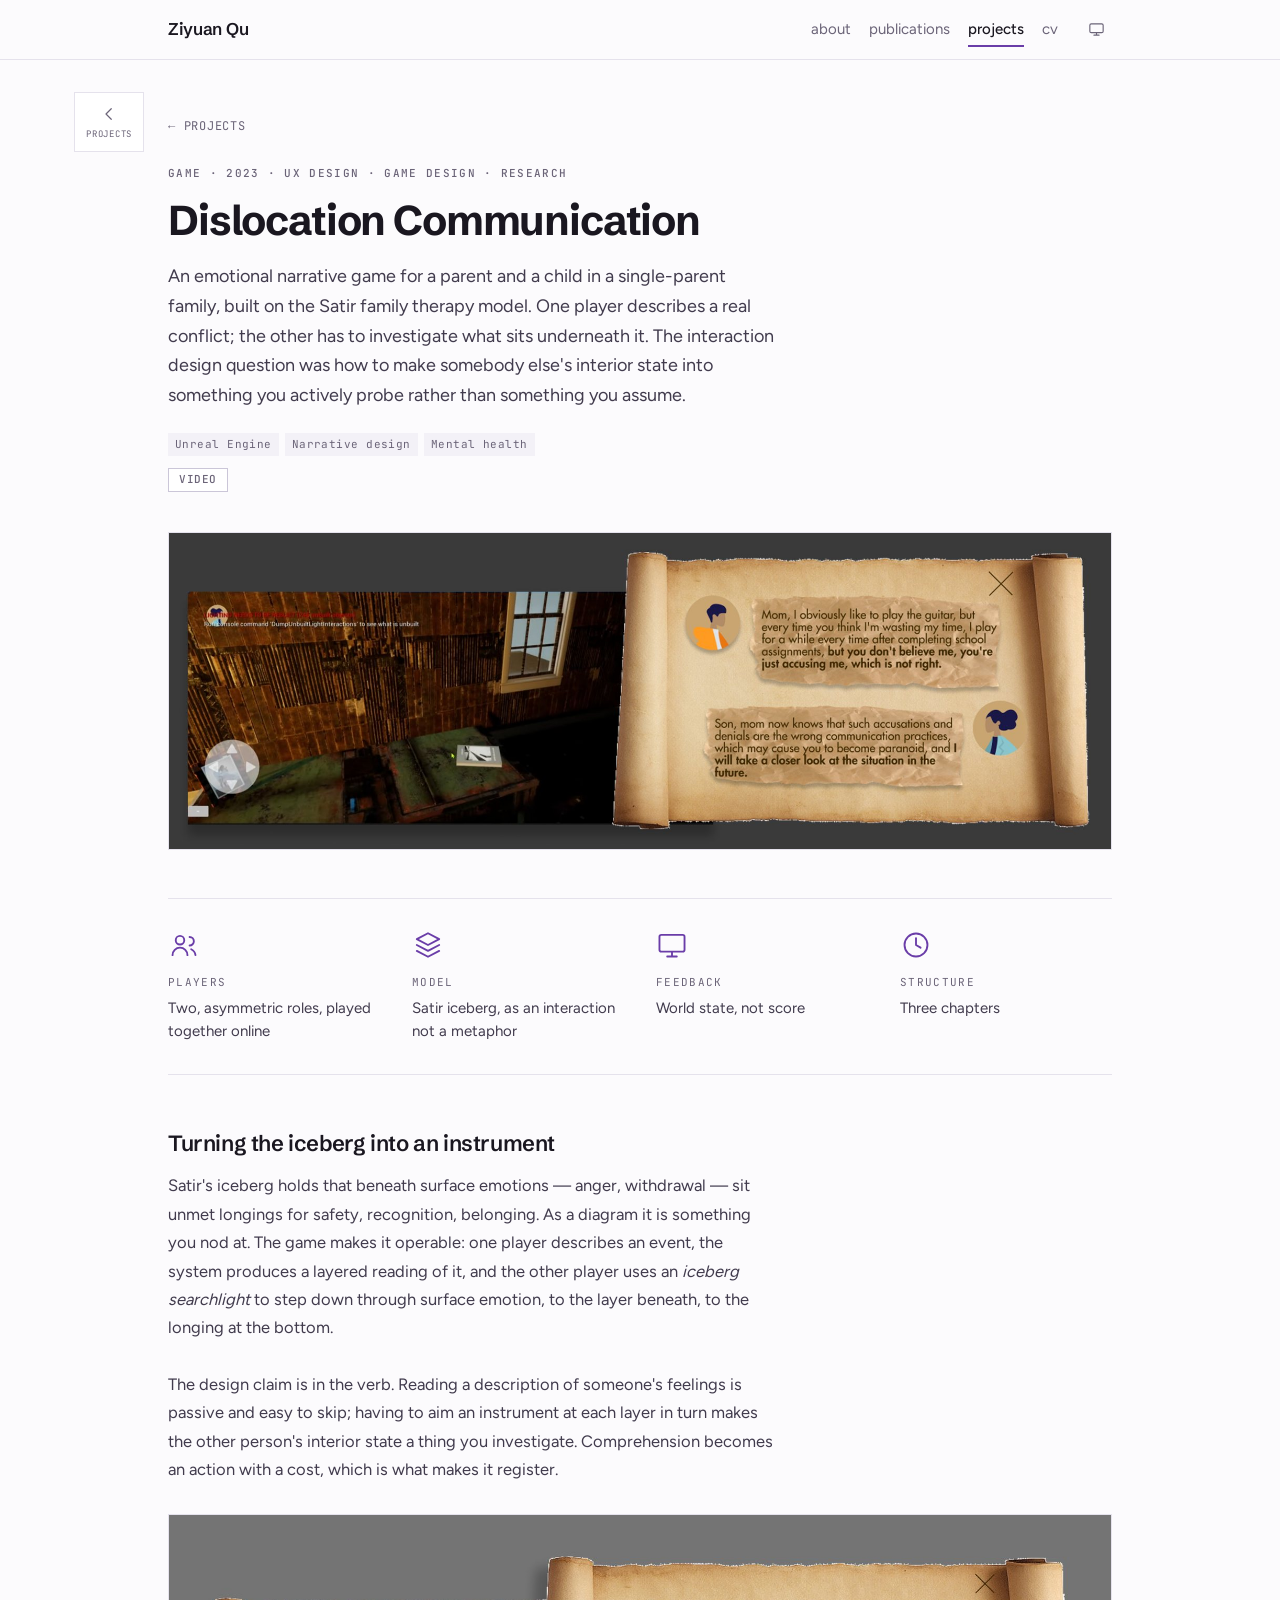
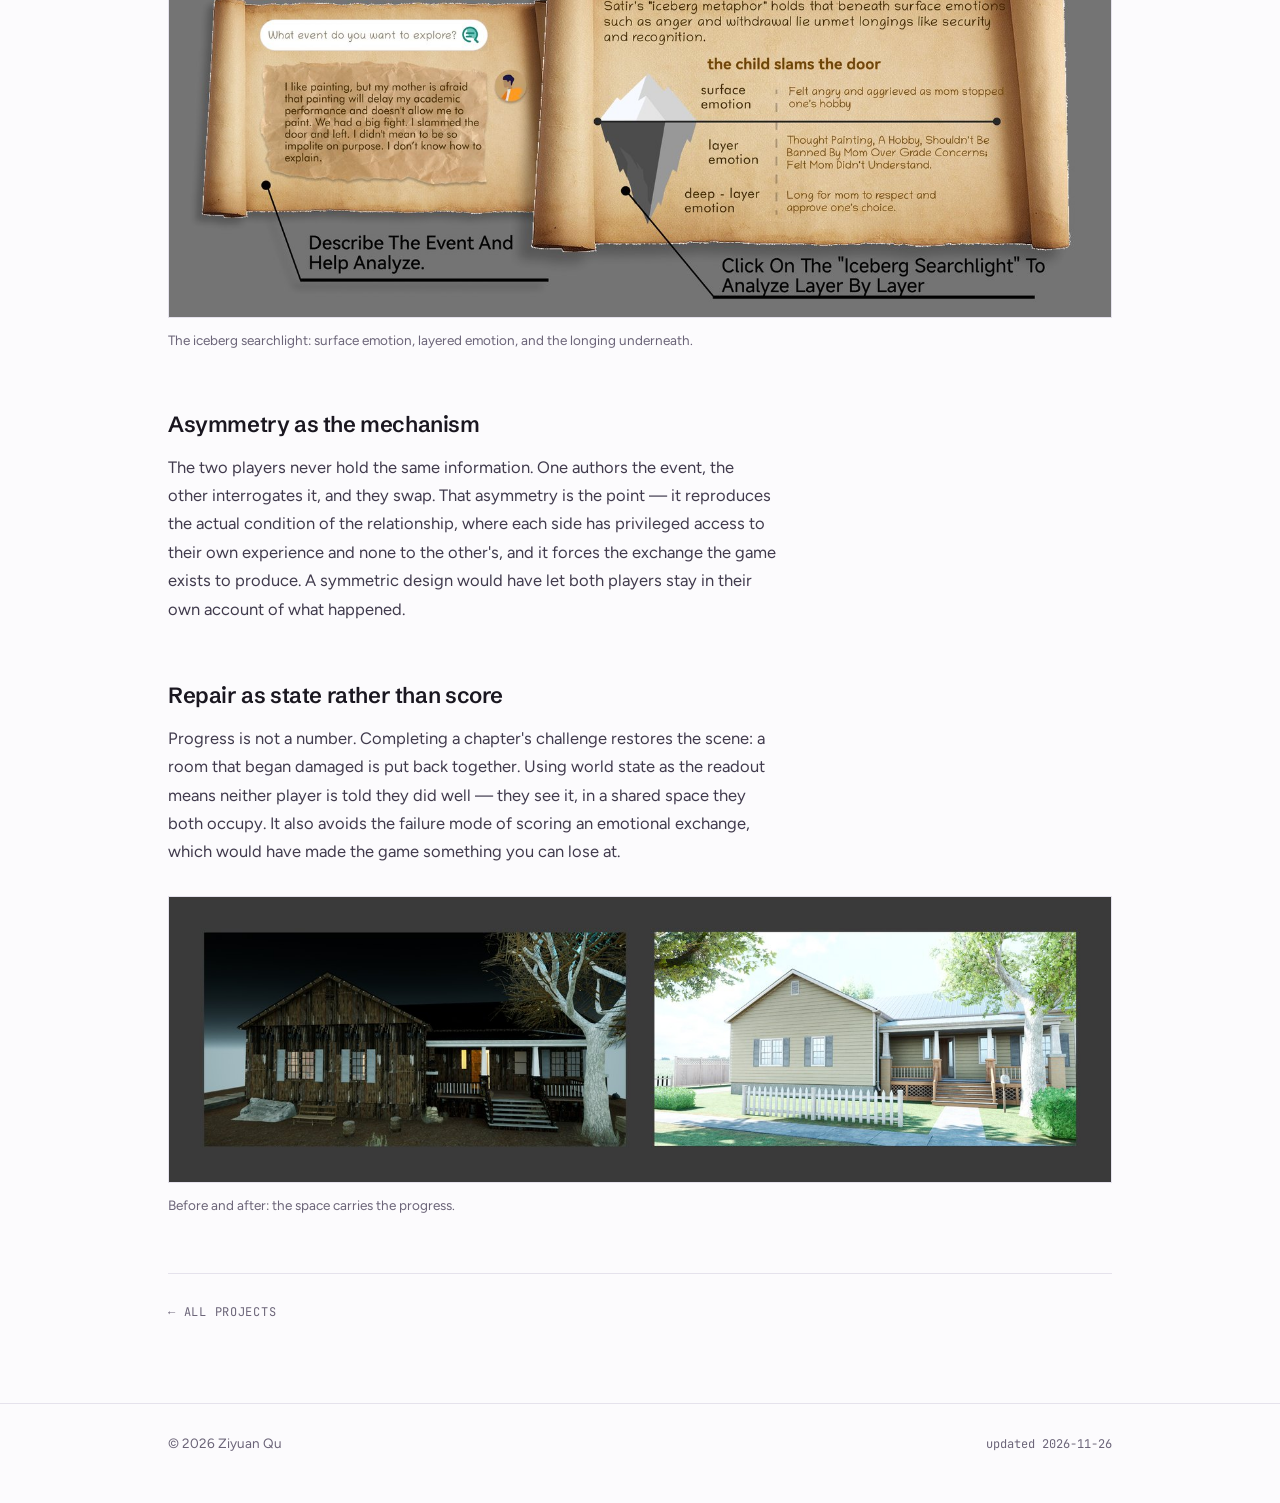
<file: docs/projects/dislocation.html>
<!doctype html>
<html lang="en">
<head>
<meta charset="utf-8">
<meta name="viewport" content="width=device-width, initial-scale=1">
<title>Dislocation Communication · Ziyuan Qu</title>
<meta name="description" content="A two-player game that turns a therapy model into something you operate rather than read about.">
<meta name="author" content="Ziyuan Qu">
<meta property="og:title" content="Dislocation Communication · Ziyuan Qu">
<meta property="og:description" content="A two-player game that turns a therapy model into something you operate rather than read about.">
<meta property="og:type" content="website">
<meta property="og:site_name" content="Ziyuan Qu">
<link rel="canonical" href="https://ziyuanqu.dev/projects/dislocation.html">
<meta property="og:url" content="https://ziyuanqu.dev/projects/dislocation.html">
<meta property="og:image" content="https://ziyuanqu.dev/assets/img/og.png">
<meta name="twitter:card" content="summary_large_image">
<meta name="twitter:image" content="https://ziyuanqu.dev/assets/img/og.png">
<link rel="icon" href="/favicon.svg" type="image/svg+xml">
<link rel="apple-touch-icon" href="/assets/img/apple-touch-icon.png">
<script>document.documentElement.classList.add('js');(function(){try{var t=localStorage.getItem('pw-theme');if(t==='light'||t==='dark')document.documentElement.setAttribute('data-theme',t);}catch(e){}})();</script>
<link rel="stylesheet" href="/assets/css/fonts.css?v=1e66fc4d">
<link rel="stylesheet" href="/assets/css/main.css?v=b7ee12cc">
</head>
<body>
<a class="skip" href="#main">Skip to content</a>

<nav class="nav">
  <div class="nav__inner">
    <a class="nav__brand" href="/index.html">Ziyuan Qu</a>
    <button class="nav__menu" type="button" aria-expanded="false" aria-controls="navlinks" aria-label="Menu"><svg viewBox="0 0 24 24" fill="none" stroke="currentColor" stroke-width="1.6" stroke-linecap="round" stroke-linejoin="round" aria-hidden="true"><path d="M4 7h16M4 12h16M4 17h16"/></svg></button>
    <div class="nav__links" id="navlinks">
      <a href="/index.html">about</a><a href="/publications.html">publications</a><a href="/projects.html" aria-current="page">projects</a><a href="/cv.html">cv</a>
      <button class="theme-toggle" type="button" data-state="system" aria-label="Toggle theme"><span data-icon="system"><svg viewBox="0 0 24 24" fill="none" stroke="currentColor" stroke-width="1.6" stroke-linecap="round" stroke-linejoin="round" aria-hidden="true"><rect x="2.6" y="4" width="18.8" height="12.4" rx="2"/><path d="M8.4 20h7.2M12 16.6V20"/></svg></span><span data-icon="light"><svg viewBox="0 0 24 24" fill="none" stroke="currentColor" stroke-width="1.6" stroke-linecap="round" stroke-linejoin="round" aria-hidden="true"><circle cx="12" cy="12" r="4"/><path d="M12 2.6v2.2M12 19.2v2.2M2.6 12h2.2M19.2 12h2.2M5.4 5.4l1.6 1.6M17 17l1.6 1.6M18.6 5.4 17 7M7 17l-1.6 1.6"/></svg></span><span data-icon="dark"><svg viewBox="0 0 24 24" fill="none" stroke="currentColor" stroke-width="1.6" stroke-linecap="round" stroke-linejoin="round" aria-hidden="true"><path d="M20.4 13.6A8.4 8.4 0 1 1 10.4 3.6a6.6 6.6 0 0 0 10 10Z"/></svg></span></button>
    </div>
  </div>
</nav>

<main id="main">
<div class="wrap wrap--wide">
  <a class="pfloat" href="/projects.html" aria-label="Back to all projects">
    <svg viewBox="0 0 24 24" fill="none" stroke="currentColor" stroke-width="1.6" stroke-linecap="round" stroke-linejoin="round" aria-hidden="true"><path d="M15 5 8 12l7 7"/></svg><span>Projects</span>
  </a>
  <p class="pback"><a href="/projects.html">← Projects</a></p>
  <header class="phead">
    <span class="label">Game · 2023 · UX Design · Game Design · Research</span>
    <h1>Dislocation Communication</h1>
    <p class="phead__lead">An emotional narrative game for a parent and a child in a single-parent family, built on the Satir
family therapy model. One player describes a real conflict; the other has to investigate what sits
underneath it. The interaction design question was how to make somebody else's interior state into
something you actively probe rather than something you assume.</p>
    <div class="phead__foot"><span class="tag">Unreal Engine</span><span class="tag">Narrative design</span><span class="tag">Mental health</span></div>
    <div class="pills"><a class="pill" href="https://youtu.be/l0Uwg_d7UwY" target="_blank" rel="noopener">video</a></div>
  </header>
  <div class="phero reveal"><img src="/assets/img/projects/dislocation.jpg" alt=""></div>
  <div class="facts reveal"><div class="fact"><span class="fact__icon"><svg viewBox="0 0 24 24" fill="none" stroke="currentColor" stroke-width="1.4" stroke-linecap="round" stroke-linejoin="round" aria-hidden="true"><circle cx="9" cy="8.4" r="3.2"/><path d="M3.4 19.6a5.6 5.6 0 0 1 11.2 0"/><path d="M16.2 6a3.2 3.2 0 0 1 0 6.4M17.4 15.2a5.6 5.6 0 0 1 3.2 4.4"/></svg></span><span class="fact__label">Players</span><span class="fact__value">Two, asymmetric roles, played together online</span></div><div class="fact"><span class="fact__icon"><svg viewBox="0 0 24 24" fill="none" stroke="currentColor" stroke-width="1.4" stroke-linecap="round" stroke-linejoin="round" aria-hidden="true"><path d="m12 3.2 8.4 4.4-8.4 4.4-8.4-4.4L12 3.2Z"/><path d="m3.6 12 8.4 4.4 8.4-4.4M3.6 16.4 12 20.8l8.4-4.4"/></svg></span><span class="fact__label">Model</span><span class="fact__value">Satir iceberg, as an interaction not a metaphor</span></div><div class="fact"><span class="fact__icon"><svg viewBox="0 0 24 24" fill="none" stroke="currentColor" stroke-width="1.4" stroke-linecap="round" stroke-linejoin="round" aria-hidden="true"><rect x="2.6" y="4.4" width="18.8" height="12.6" rx="1.4"/><path d="M8.4 20.6h7.2M12 17.2v3.4"/></svg></span><span class="fact__label">Feedback</span><span class="fact__value">World state, not score</span></div><div class="fact"><span class="fact__icon"><svg viewBox="0 0 24 24" fill="none" stroke="currentColor" stroke-width="1.4" stroke-linecap="round" stroke-linejoin="round" aria-hidden="true"><circle cx="12" cy="12" r="8.6"/><path d="M12 6.8V12l3.4 2"/></svg></span><span class="fact__label">Structure</span><span class="fact__value">Three chapters</span></div></div>
  <div class="psecs"><section class="psec reveal"><h2>Turning the iceberg into an instrument</h2><div class="psec__body">Satir's iceberg holds that beneath surface emotions — anger, withdrawal — sit unmet longings for safety,
recognition, belonging. As a diagram it is something you nod at. The game makes it operable: one player
describes an event, the system produces a layered reading of it, and the other player uses an
<em>iceberg searchlight</em> to step down through surface emotion, to the layer beneath, to the longing
at the bottom.
<br><br>
The design claim is in the verb. Reading a description of someone's feelings is passive and easy to
skip; having to aim an instrument at each layer in turn makes the other person's interior state a thing
you investigate. Comprehension becomes an action with a cost, which is what makes it register.</div><figure class="psec__fig"><img src="/assets/img/projects/dislocation-iceberg.jpg" alt="" loading="lazy"><figcaption>The iceberg searchlight: surface emotion, layered emotion, and the longing underneath.</figcaption></figure></section><section class="psec reveal"><h2>Asymmetry as the mechanism</h2><div class="psec__body">The two players never hold the same information. One authors the event, the other interrogates it, and
they swap. That asymmetry is the point — it reproduces the actual condition of the relationship, where
each side has privileged access to their own experience and none to the other's, and it forces the
exchange the game exists to produce. A symmetric design would have let both players stay in their own
account of what happened.</div></section><section class="psec reveal"><h2>Repair as state rather than score</h2><div class="psec__body">Progress is not a number. Completing a chapter's challenge restores the scene: a room that began damaged
is put back together. Using world state as the readout means neither player is told they did well —
they see it, in a shared space they both occupy. It also avoids the failure mode of scoring an emotional
exchange, which would have made the game something you can lose at.</div><figure class="psec__fig"><img src="/assets/img/projects/dislocation-restore.jpg" alt="" loading="lazy"><figcaption>Before and after: the space carries the progress.</figcaption></figure></section></div>
  <p class="pback pback--end"><a href="/projects.html">← All projects</a></p>
</div>
</main>

<footer class="foot">
  <div class="wrap wrap--wide foot__inner">
    <span>© 2026 Ziyuan Qu</span>
    
    <span class="foot__updated">updated 2026-11-26</span>
  </div>
</footer>

<script src="/assets/js/site.js?v=34c1764b" defer></script>
</body>
</html>
</file>
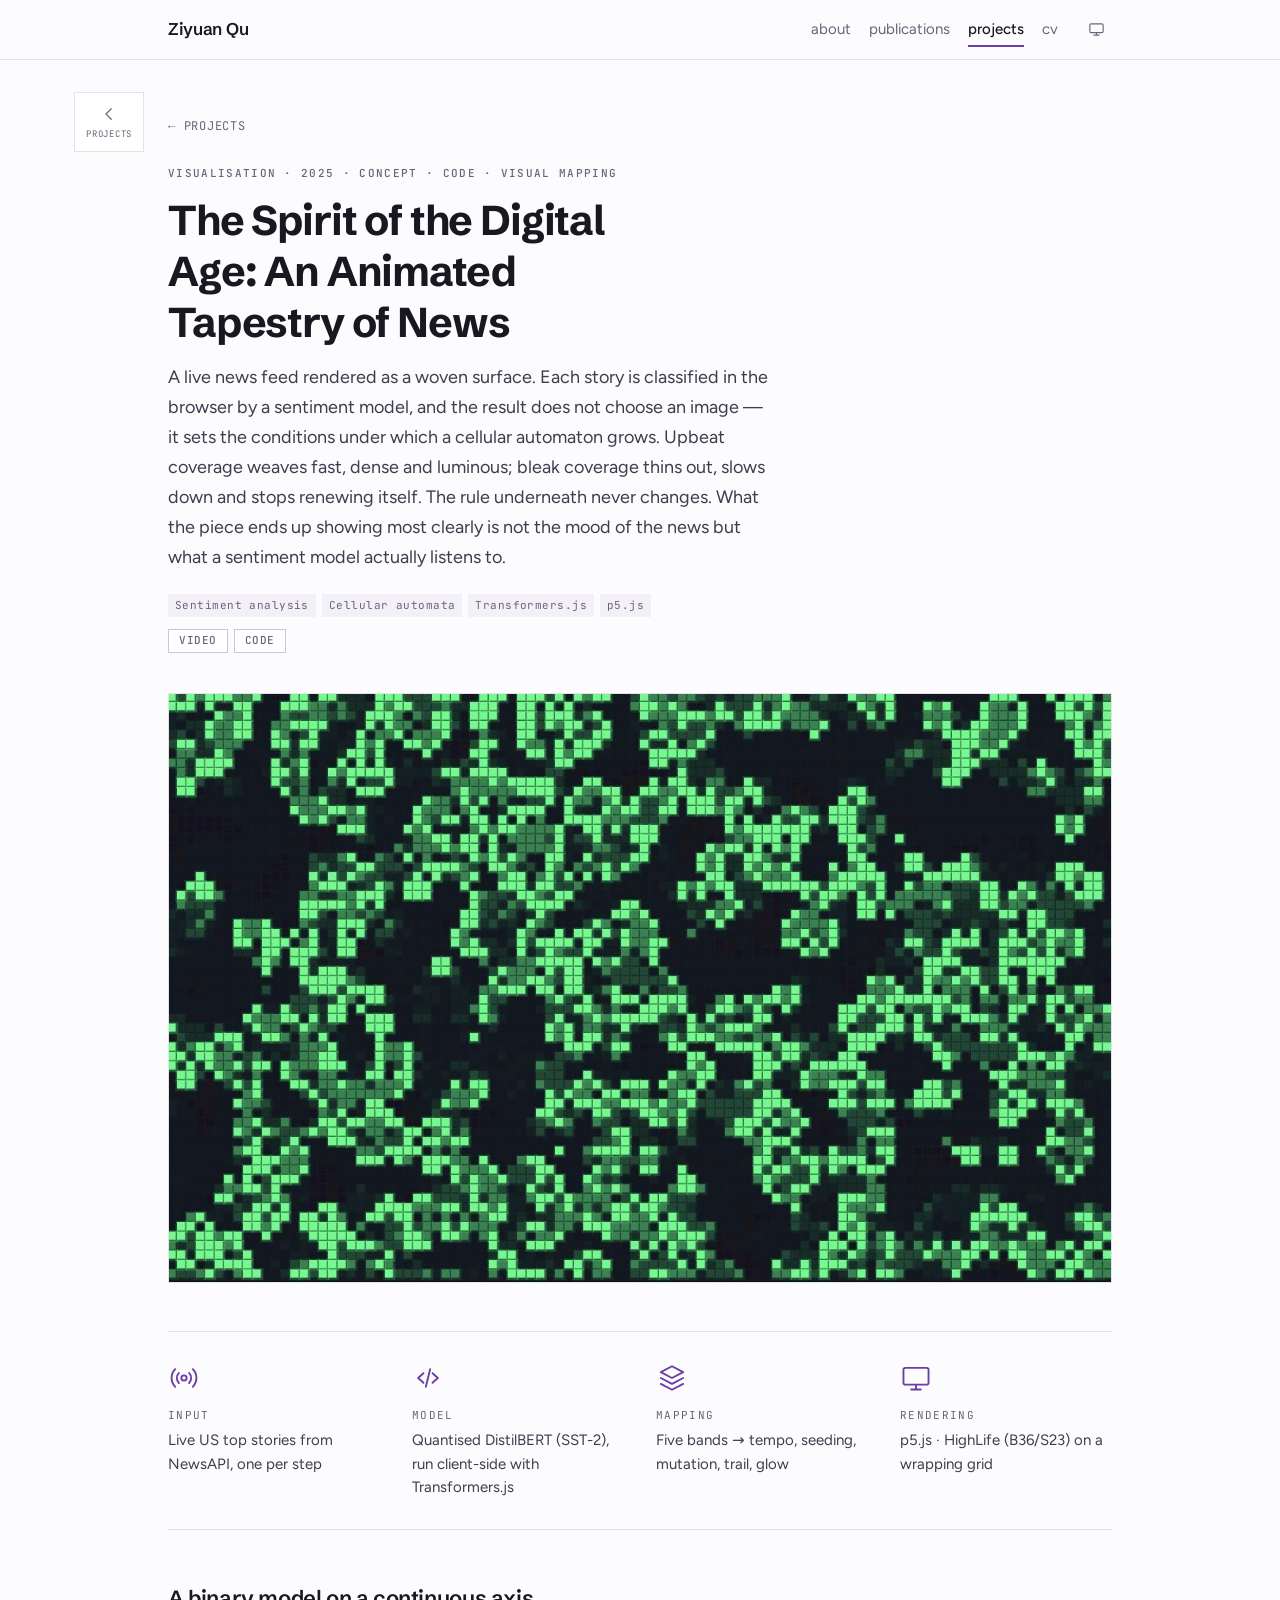
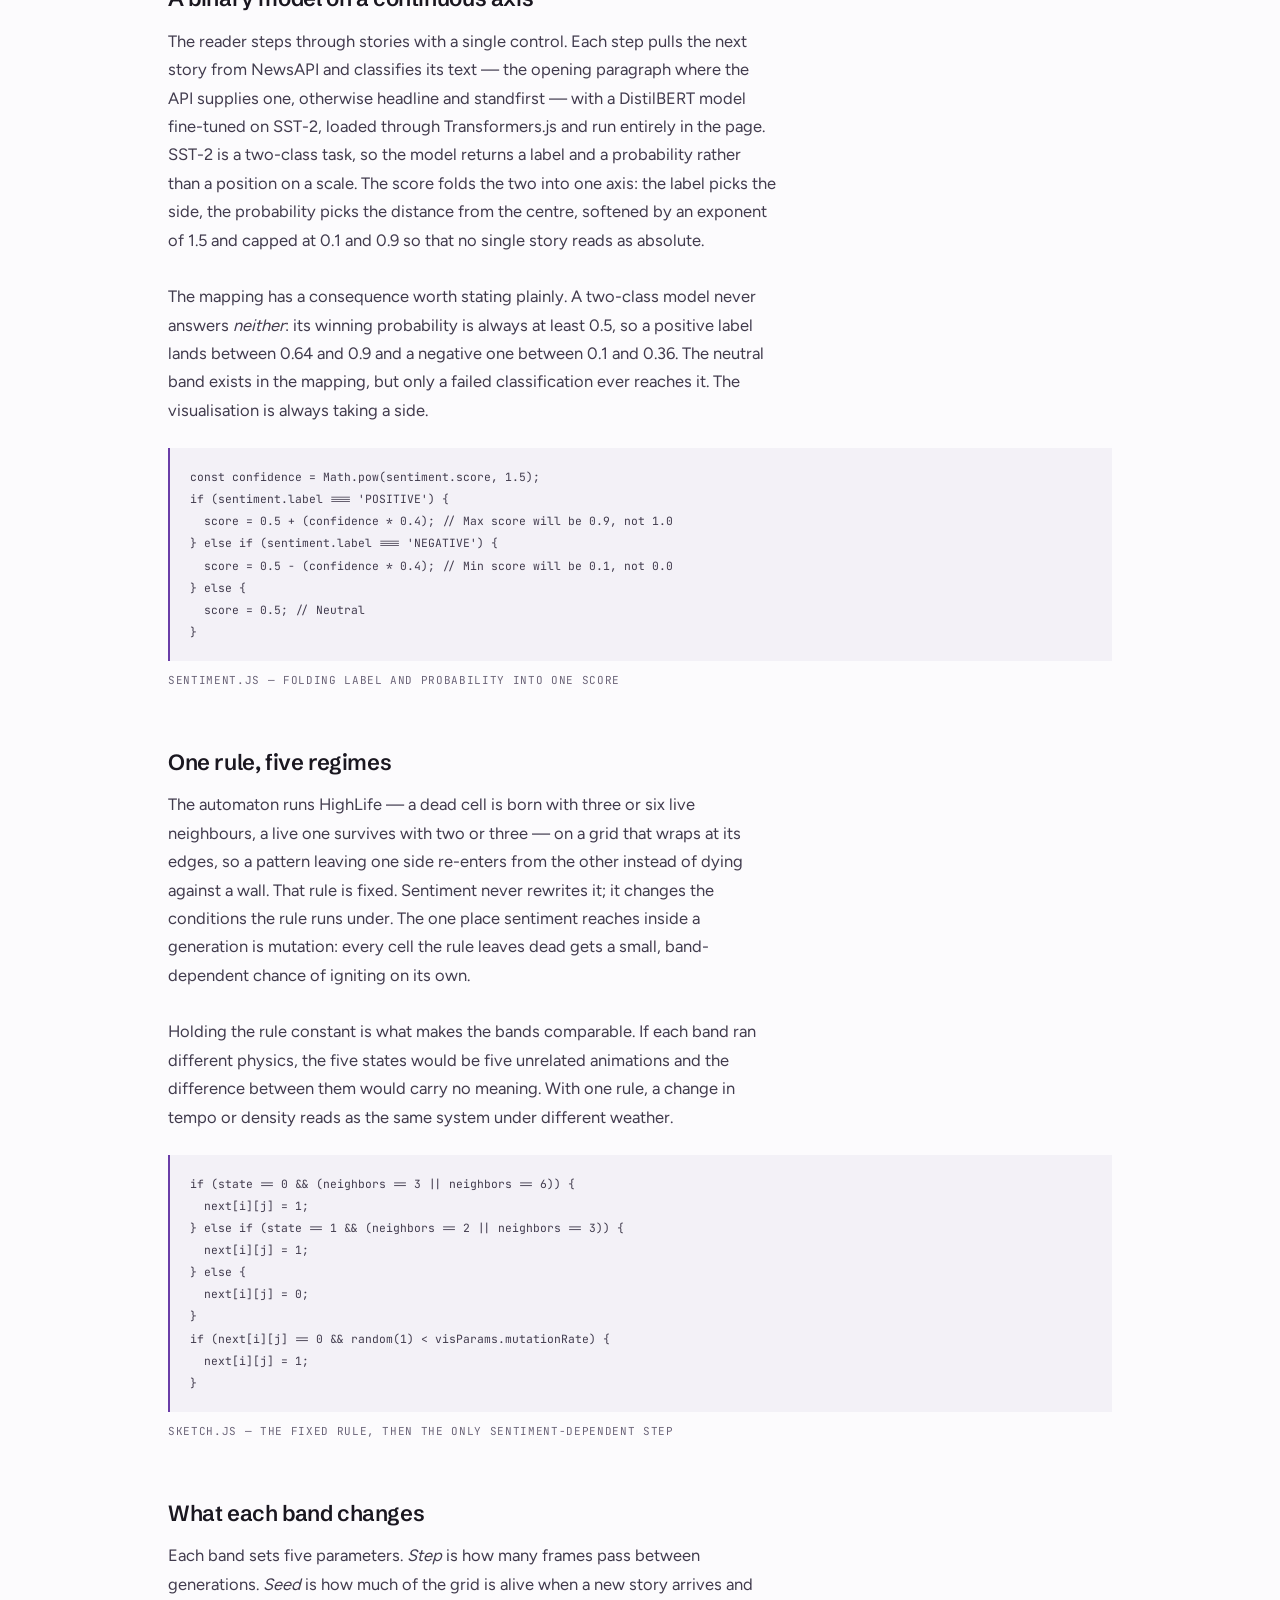
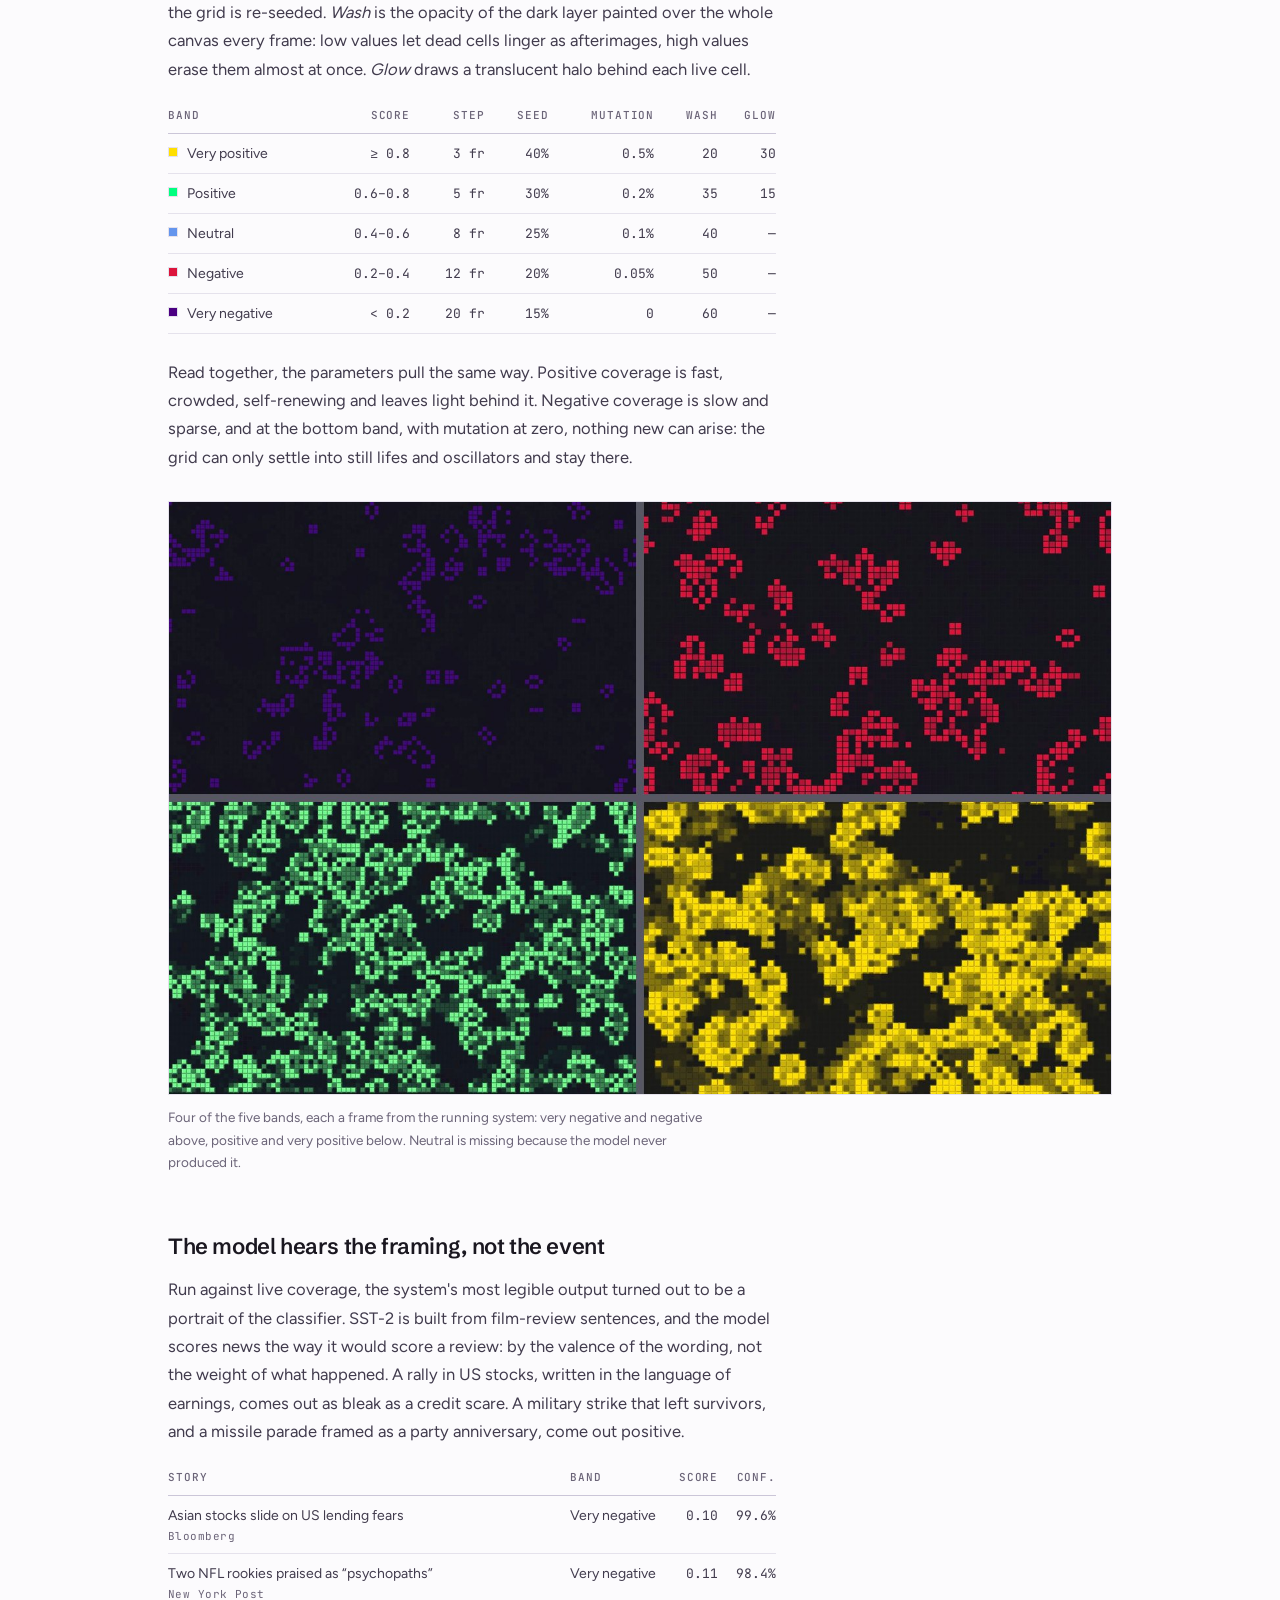
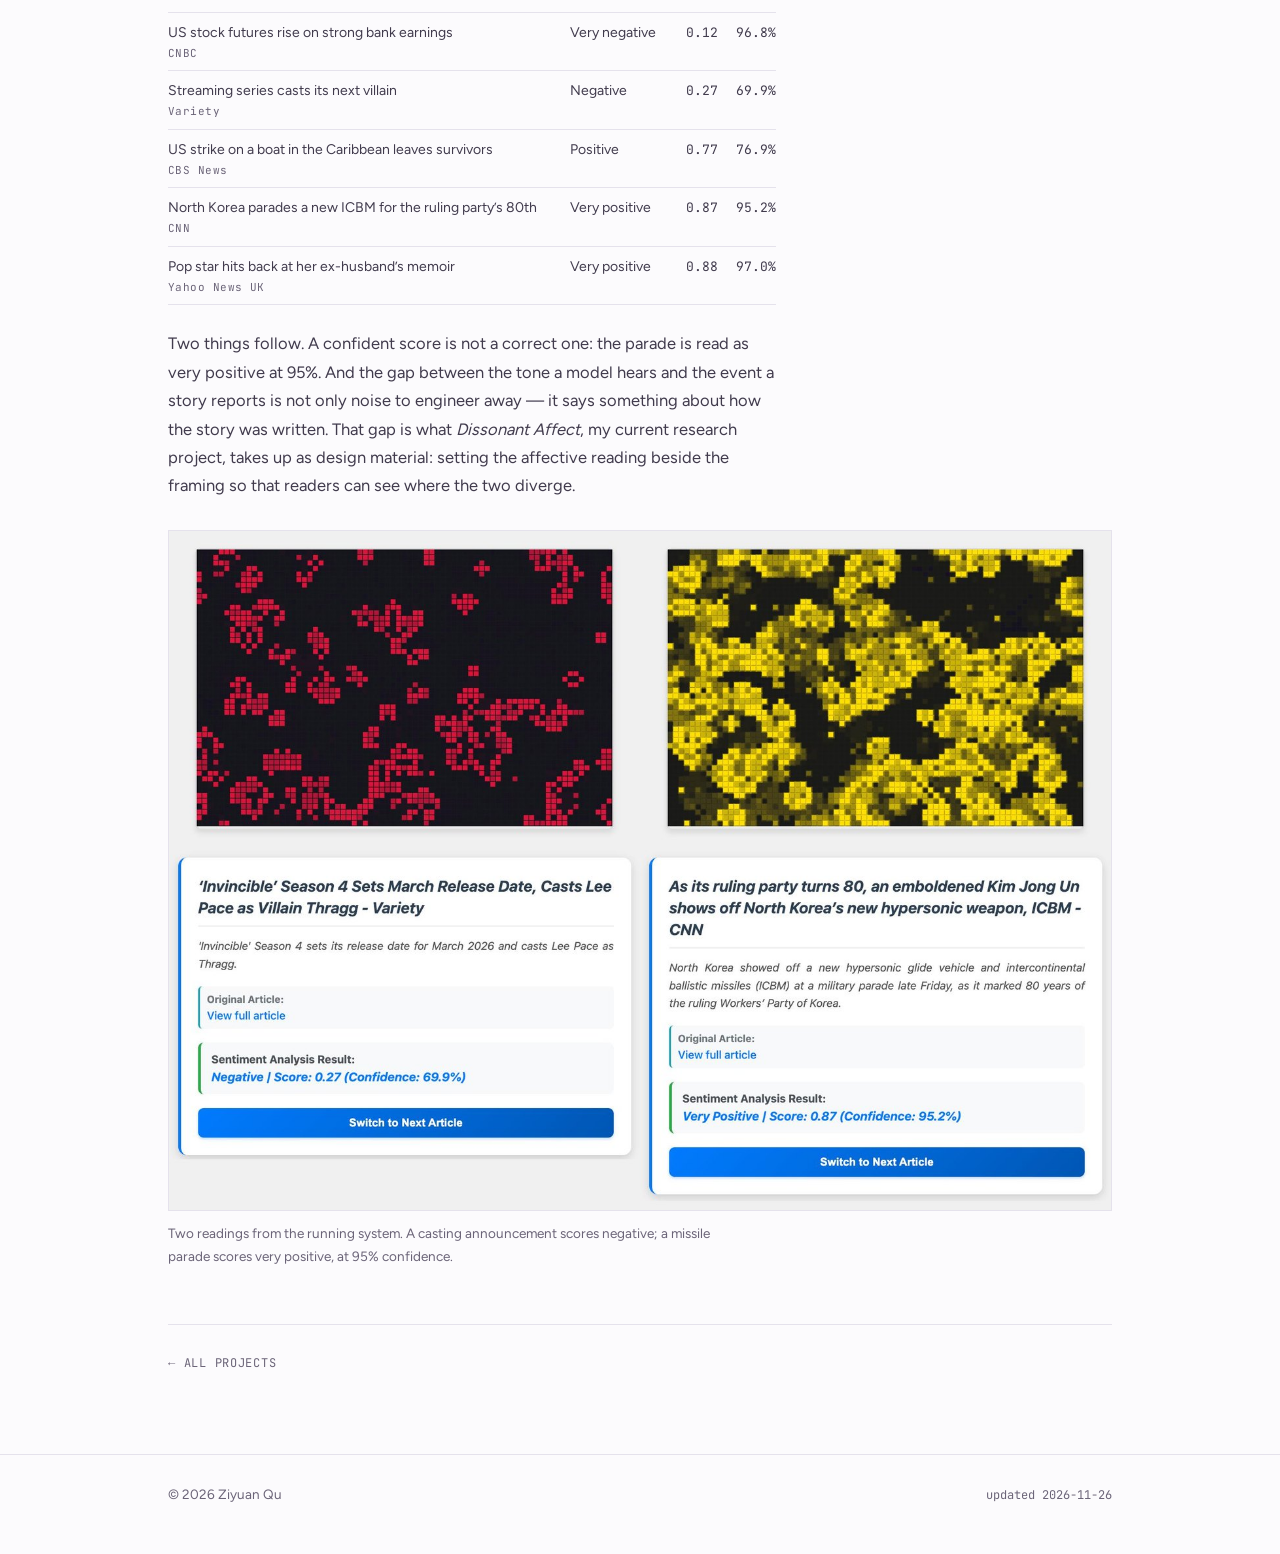
<file: docs/projects/news-tapestry.html>
<!doctype html>
<html lang="en">
<head>
<meta charset="utf-8">
<meta name="viewport" content="width=device-width, initial-scale=1">
<title>The Spirit of the Digital Age: An Animated Tapestry of News · Ziyuan Qu</title>
<meta name="description" content="Live news, classified in the browser, sets the conditions under which a cellular automaton grows.">
<meta name="author" content="Ziyuan Qu">
<meta property="og:title" content="The Spirit of the Digital Age: An Animated Tapestry of News · Ziyuan Qu">
<meta property="og:description" content="Live news, classified in the browser, sets the conditions under which a cellular automaton grows.">
<meta property="og:type" content="website">
<meta property="og:site_name" content="Ziyuan Qu">
<link rel="canonical" href="https://ziyuanqu.dev/projects/news-tapestry.html">
<meta property="og:url" content="https://ziyuanqu.dev/projects/news-tapestry.html">
<meta property="og:image" content="https://ziyuanqu.dev/assets/img/og.png">
<meta name="twitter:card" content="summary_large_image">
<meta name="twitter:image" content="https://ziyuanqu.dev/assets/img/og.png">
<link rel="icon" href="/favicon.svg" type="image/svg+xml">
<link rel="apple-touch-icon" href="/assets/img/apple-touch-icon.png">
<script>document.documentElement.classList.add('js');(function(){try{var t=localStorage.getItem('pw-theme');if(t==='light'||t==='dark')document.documentElement.setAttribute('data-theme',t);}catch(e){}})();</script>
<link rel="stylesheet" href="/assets/css/fonts.css?v=1e66fc4d">
<link rel="stylesheet" href="/assets/css/main.css?v=b7ee12cc">
</head>
<body>
<a class="skip" href="#main">Skip to content</a>

<nav class="nav">
  <div class="nav__inner">
    <a class="nav__brand" href="/index.html">Ziyuan Qu</a>
    <button class="nav__menu" type="button" aria-expanded="false" aria-controls="navlinks" aria-label="Menu"><svg viewBox="0 0 24 24" fill="none" stroke="currentColor" stroke-width="1.6" stroke-linecap="round" stroke-linejoin="round" aria-hidden="true"><path d="M4 7h16M4 12h16M4 17h16"/></svg></button>
    <div class="nav__links" id="navlinks">
      <a href="/index.html">about</a><a href="/publications.html">publications</a><a href="/projects.html" aria-current="page">projects</a><a href="/cv.html">cv</a>
      <button class="theme-toggle" type="button" data-state="system" aria-label="Toggle theme"><span data-icon="system"><svg viewBox="0 0 24 24" fill="none" stroke="currentColor" stroke-width="1.6" stroke-linecap="round" stroke-linejoin="round" aria-hidden="true"><rect x="2.6" y="4" width="18.8" height="12.4" rx="2"/><path d="M8.4 20h7.2M12 16.6V20"/></svg></span><span data-icon="light"><svg viewBox="0 0 24 24" fill="none" stroke="currentColor" stroke-width="1.6" stroke-linecap="round" stroke-linejoin="round" aria-hidden="true"><circle cx="12" cy="12" r="4"/><path d="M12 2.6v2.2M12 19.2v2.2M2.6 12h2.2M19.2 12h2.2M5.4 5.4l1.6 1.6M17 17l1.6 1.6M18.6 5.4 17 7M7 17l-1.6 1.6"/></svg></span><span data-icon="dark"><svg viewBox="0 0 24 24" fill="none" stroke="currentColor" stroke-width="1.6" stroke-linecap="round" stroke-linejoin="round" aria-hidden="true"><path d="M20.4 13.6A8.4 8.4 0 1 1 10.4 3.6a6.6 6.6 0 0 0 10 10Z"/></svg></span></button>
    </div>
  </div>
</nav>

<main id="main">
<div class="wrap wrap--wide">
  <a class="pfloat" href="/projects.html" aria-label="Back to all projects">
    <svg viewBox="0 0 24 24" fill="none" stroke="currentColor" stroke-width="1.6" stroke-linecap="round" stroke-linejoin="round" aria-hidden="true"><path d="M15 5 8 12l7 7"/></svg><span>Projects</span>
  </a>
  <p class="pback"><a href="/projects.html">← Projects</a></p>
  <header class="phead">
    <span class="label">Visualisation · 2025 · Concept · Code · Visual mapping</span>
    <h1>The Spirit of the Digital Age: An Animated Tapestry of News</h1>
    <p class="phead__lead">A live news feed rendered as a woven surface. Each story is classified in the browser by a sentiment
model, and the result does not choose an image — it sets the conditions under which a cellular automaton
grows. Upbeat coverage weaves fast, dense and luminous; bleak coverage thins out, slows down and stops
renewing itself. The rule underneath never changes. What the piece ends up showing most clearly is not
the mood of the news but what a sentiment model actually listens to.</p>
    <div class="phead__foot"><span class="tag">Sentiment analysis</span><span class="tag">Cellular automata</span><span class="tag">Transformers.js</span><span class="tag">p5.js</span></div>
    <div class="pills"><a class="pill" href="https://youtu.be/wCdlqLWAuVU" target="_blank" rel="noopener">video</a><a class="pill" href="https://github.com/ziyuan509/Realtime-news-emotion" target="_blank" rel="noopener">code</a></div>
  </header>
  <div class="phero reveal"><img src="/assets/img/projects/news-tapestry.jpg" alt=""></div>
  <div class="facts reveal"><div class="fact"><span class="fact__icon"><svg viewBox="0 0 24 24" fill="none" stroke="currentColor" stroke-width="1.4" stroke-linecap="round" stroke-linejoin="round" aria-hidden="true"><circle cx="12" cy="12" r="2"/><path d="M8.2 8.2a5.4 5.4 0 0 0 0 7.6"/><path d="M15.8 15.8a5.4 5.4 0 0 0 0-7.6"/><path d="M5.4 5.4a9.4 9.4 0 0 0 0 13.2"/><path d="M18.6 18.6a9.4 9.4 0 0 0 0-13.2"/></svg></span><span class="fact__label">Input</span><span class="fact__value">Live US top stories from NewsAPI, one per step</span></div><div class="fact"><span class="fact__icon"><svg viewBox="0 0 24 24" fill="none" stroke="currentColor" stroke-width="1.4" stroke-linecap="round" stroke-linejoin="round" aria-hidden="true"><path d="M8.6 8.4 4.6 12l4 3.6M15.4 8.4l4 3.6-4 3.6M13.6 5.4l-3.2 13.2"/></svg></span><span class="fact__label">Model</span><span class="fact__value">Quantised DistilBERT (SST-2), run client-side with Transformers.js</span></div><div class="fact"><span class="fact__icon"><svg viewBox="0 0 24 24" fill="none" stroke="currentColor" stroke-width="1.4" stroke-linecap="round" stroke-linejoin="round" aria-hidden="true"><path d="m12 3.2 8.4 4.4-8.4 4.4-8.4-4.4L12 3.2Z"/><path d="m3.6 12 8.4 4.4 8.4-4.4M3.6 16.4 12 20.8l8.4-4.4"/></svg></span><span class="fact__label">Mapping</span><span class="fact__value">Five bands → tempo, seeding, mutation, trail, glow</span></div><div class="fact"><span class="fact__icon"><svg viewBox="0 0 24 24" fill="none" stroke="currentColor" stroke-width="1.4" stroke-linecap="round" stroke-linejoin="round" aria-hidden="true"><rect x="2.6" y="4.4" width="18.8" height="12.6" rx="1.4"/><path d="M8.4 20.6h7.2M12 17.2v3.4"/></svg></span><span class="fact__label">Rendering</span><span class="fact__value">p5.js · HighLife (B36/S23) on a wrapping grid</span></div></div>
  <div class="psecs"><section class="psec reveal"><h2>A binary model on a continuous axis</h2><div class="psec__body">The reader steps through stories with a single control. Each step pulls the next story from NewsAPI and
classifies its text — the opening paragraph where the API supplies one, otherwise headline and standfirst —
with a DistilBERT model fine-tuned on SST-2, loaded through Transformers.js and run entirely in the page.
SST-2 is a two-class task, so the model returns a label and a probability rather than a position on a
scale. The score folds the two into one axis: the label picks the side, the probability picks the distance
from the centre, softened by an exponent of 1.5 and capped at 0.1 and 0.9 so that no single story reads
as absolute.
<br><br>
The mapping has a consequence worth stating plainly. A two-class model never answers <em>neither</em>:
its winning probability is always at least 0.5, so a positive label lands between 0.64 and 0.9 and a
negative one between 0.1 and 0.36. The neutral band exists in the mapping, but only a failed
classification ever reaches it. The visualisation is always taking a side.</div><figure class="psec__code"><pre><code>const confidence = Math.pow(sentiment.score, 1.5);
if (sentiment.label === &#x27;POSITIVE&#x27;) {
  score = 0.5 + (confidence * 0.4); // Max score will be 0.9, not 1.0
} else if (sentiment.label === &#x27;NEGATIVE&#x27;) {
  score = 0.5 - (confidence * 0.4); // Min score will be 0.1, not 0.0
} else {
  score = 0.5; // Neutral
}</code></pre><figcaption>sentiment.js — folding label and probability into one score</figcaption></figure></section><section class="psec reveal"><h2>One rule, five regimes</h2><div class="psec__body">The automaton runs HighLife — a dead cell is born with three or six live neighbours, a live one survives
with two or three — on a grid that wraps at its edges, so a pattern leaving one side re-enters from the
other instead of dying against a wall. That rule is fixed. Sentiment never rewrites it; it changes the
conditions the rule runs under. The one place sentiment reaches inside a generation is mutation: every
cell the rule leaves dead gets a small, band-dependent chance of igniting on its own.
<br><br>
Holding the rule constant is what makes the bands comparable. If each band ran different physics, the
five states would be five unrelated animations and the difference between them would carry no meaning.
With one rule, a change in tempo or density reads as the same system under different weather.</div><figure class="psec__code"><pre><code>if (state == 0 &amp;&amp; (neighbors == 3 || neighbors == 6)) {
  next[i][j] = 1;
} else if (state == 1 &amp;&amp; (neighbors == 2 || neighbors == 3)) {
  next[i][j] = 1;
} else {
  next[i][j] = 0;
}
if (next[i][j] == 0 &amp;&amp; random(1) &lt; visParams.mutationRate) {
  next[i][j] = 1;
}</code></pre><figcaption>sketch.js — the fixed rule, then the only sentiment-dependent step</figcaption></figure></section><section class="psec reveal"><h2>What each band changes</h2><div class="psec__body">Each band sets five parameters. <em>Step</em> is how many frames pass between generations.
<em>Seed</em> is how much of the grid is alive when a new story arrives and the grid is re-seeded.
<em>Wash</em> is the opacity of the dark layer painted over the whole canvas every frame: low values let
dead cells linger as afterimages, high values erase them almost at once. <em>Glow</em> draws a
translucent halo behind each live cell.
<div class="ptable"><table>
<thead><tr><th>Band</th><th class="n">Score</th><th class="n">Step</th><th class="n">Seed</th><th class="n">Mutation</th><th class="n">Wash</th><th class="n">Glow</th></tr></thead>
<tbody>
<tr><td class="band"><span class="sw" style="background:rgb(255,223,0)"></span>Very positive</td><td class="n">≥ 0.8</td><td class="n">3 fr</td><td class="n">40%</td><td class="n">0.5%</td><td class="n">20</td><td class="n">30</td></tr>
<tr><td class="band"><span class="sw" style="background:rgb(0,255,127)"></span>Positive</td><td class="n">0.6–0.8</td><td class="n">5 fr</td><td class="n">30%</td><td class="n">0.2%</td><td class="n">35</td><td class="n">15</td></tr>
<tr><td class="band"><span class="sw" style="background:rgb(100,149,237)"></span>Neutral</td><td class="n">0.4–0.6</td><td class="n">8 fr</td><td class="n">25%</td><td class="n">0.1%</td><td class="n">40</td><td class="n">—</td></tr>
<tr><td class="band"><span class="sw" style="background:rgb(220,20,60)"></span>Negative</td><td class="n">0.2–0.4</td><td class="n">12 fr</td><td class="n">20%</td><td class="n">0.05%</td><td class="n">50</td><td class="n">—</td></tr>
<tr><td class="band"><span class="sw" style="background:rgb(75,0,130)"></span>Very negative</td><td class="n">&lt; 0.2</td><td class="n">20 fr</td><td class="n">15%</td><td class="n">0</td><td class="n">60</td><td class="n">—</td></tr>
</tbody></table></div>
Read together, the parameters pull the same way. Positive coverage is fast, crowded, self-renewing and
leaves light behind it. Negative coverage is slow and sparse, and at the bottom band, with mutation at
zero, nothing new can arise: the grid can only settle into still lifes and oscillators and stay there.</div><figure class="psec__fig"><img src="/assets/img/projects/news-tapestry-levels.jpg" alt="" loading="lazy"><figcaption>Four of the five bands, each a frame from the running system: very negative and negative above, positive and very positive below. Neutral is missing because the model never produced it.</figcaption></figure></section><section class="psec reveal"><h2>The model hears the framing, not the event</h2><div class="psec__body">Run against live coverage, the system's most legible output turned out to be a portrait of the
classifier. SST-2 is built from film-review sentences, and the model scores news the way it would score
a review: by the valence of the wording, not the weight of what happened. A rally in US stocks, written
in the language of earnings, comes out as bleak as a credit scare. A military strike that left survivors,
and a missile parade framed as a party anniversary, come out positive.
<div class="ptable"><table>
<thead><tr><th>Story</th><th>Band</th><th class="n">Score</th><th class="n">Conf.</th></tr></thead>
<tbody>
<tr><td>Asian stocks slide on US lending fears<span class="src">Bloomberg</span></td><td>Very negative</td><td class="n">0.10</td><td class="n">99.6%</td></tr>
<tr><td>Two NFL rookies praised as “psychopaths”<span class="src">New York Post</span></td><td>Very negative</td><td class="n">0.11</td><td class="n">98.4%</td></tr>
<tr><td>US stock futures rise on strong bank earnings<span class="src">CNBC</span></td><td>Very negative</td><td class="n">0.12</td><td class="n">96.8%</td></tr>
<tr><td>Streaming series casts its next villain<span class="src">Variety</span></td><td>Negative</td><td class="n">0.27</td><td class="n">69.9%</td></tr>
<tr><td>US strike on a boat in the Caribbean leaves survivors<span class="src">CBS News</span></td><td>Positive</td><td class="n">0.77</td><td class="n">76.9%</td></tr>
<tr><td>North Korea parades a new ICBM for the ruling party’s 80th<span class="src">CNN</span></td><td>Very positive</td><td class="n">0.87</td><td class="n">95.2%</td></tr>
<tr><td>Pop star hits back at her ex-husband’s memoir<span class="src">Yahoo News UK</span></td><td>Very positive</td><td class="n">0.88</td><td class="n">97.0%</td></tr>
</tbody></table></div>
Two things follow. A confident score is not a correct one: the parade is read as very positive at 95%.
And the gap between the tone a model hears and the event a story reports is not only noise to engineer
away — it says something about how the story was written. That gap is what
<em>Dissonant Affect</em>, my current research project, takes up as design material: setting the
affective reading beside the framing so that readers can see where the two diverge.</div><figure class="psec__fig"><img src="/assets/img/projects/news-tapestry-readings.jpg" alt="" loading="lazy"><figcaption>Two readings from the running system. A casting announcement scores negative; a missile parade scores very positive, at 95% confidence.</figcaption></figure></section></div>
  <p class="pback pback--end"><a href="/projects.html">← All projects</a></p>
</div>
</main>

<footer class="foot">
  <div class="wrap wrap--wide foot__inner">
    <span>© 2026 Ziyuan Qu</span>
    
    <span class="foot__updated">updated 2026-11-26</span>
  </div>
</footer>

<script src="/assets/js/site.js?v=34c1764b" defer></script>
</body>
</html>
</file>
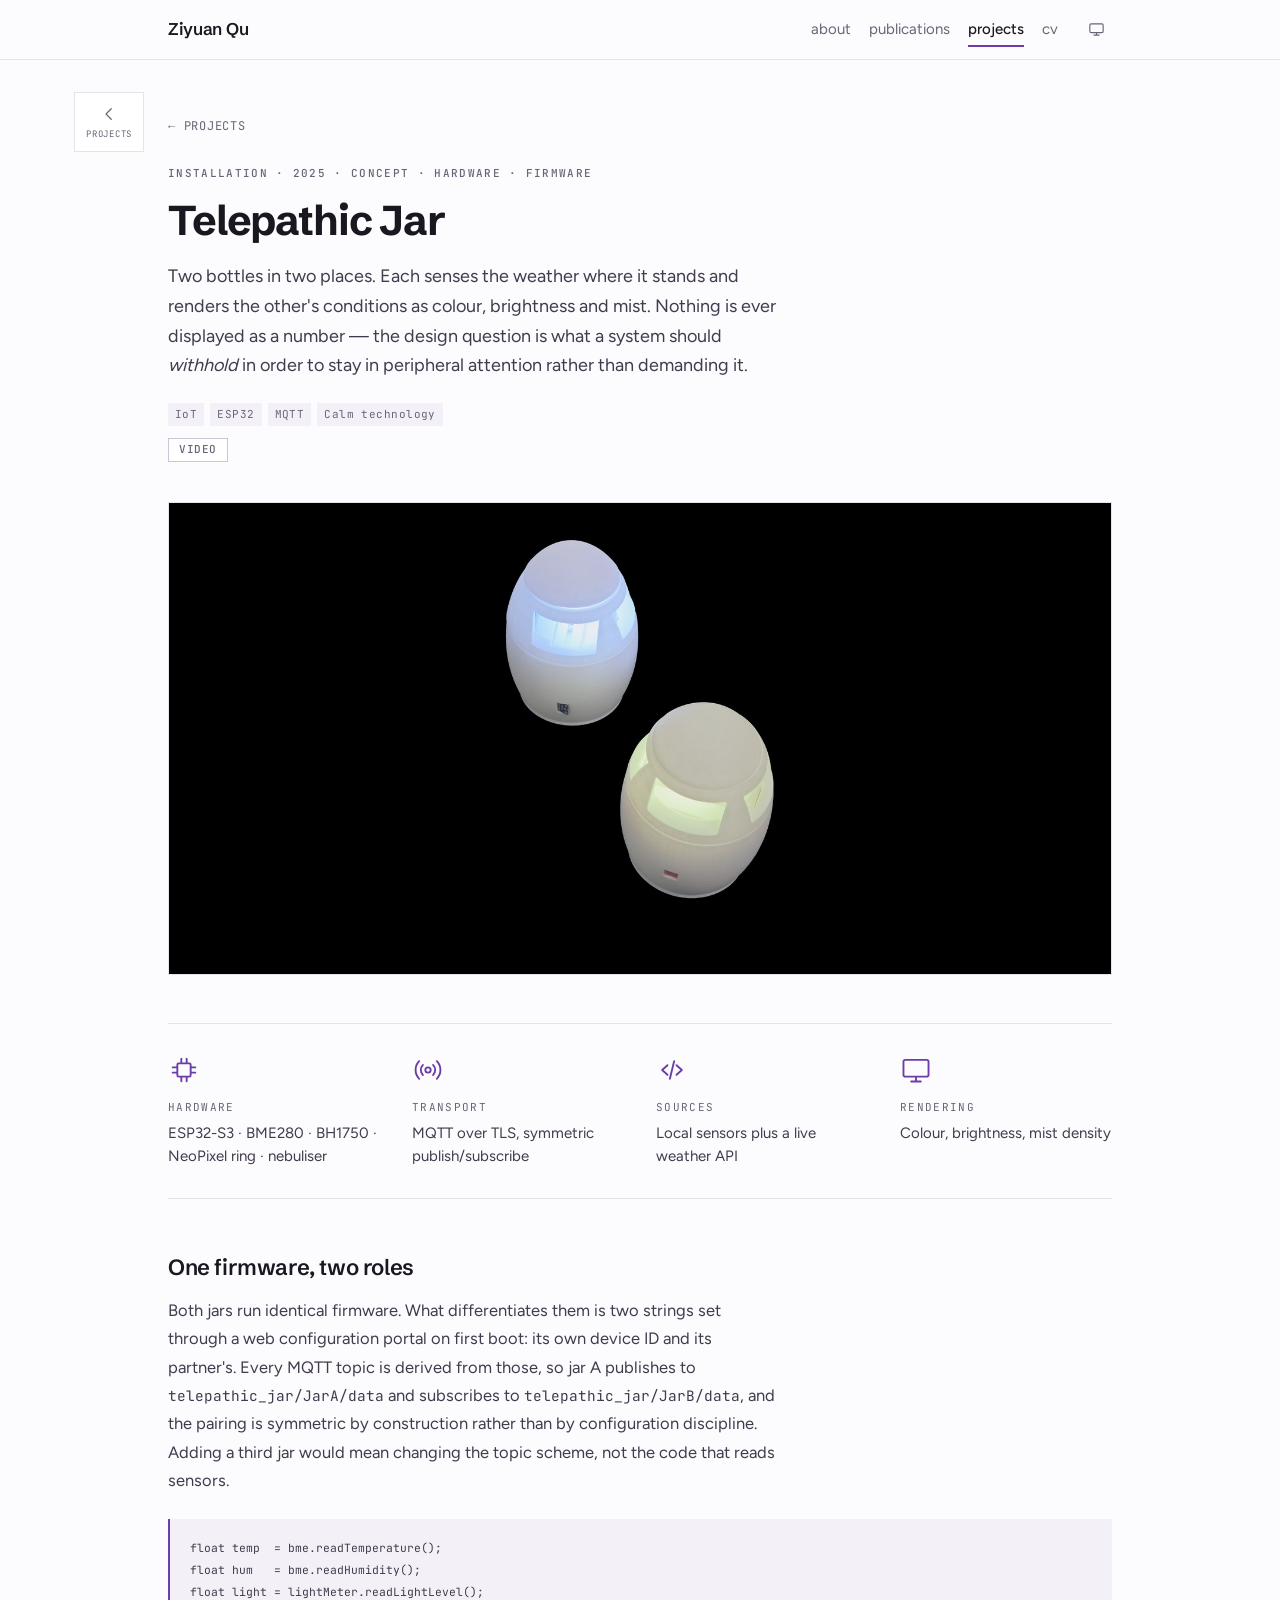
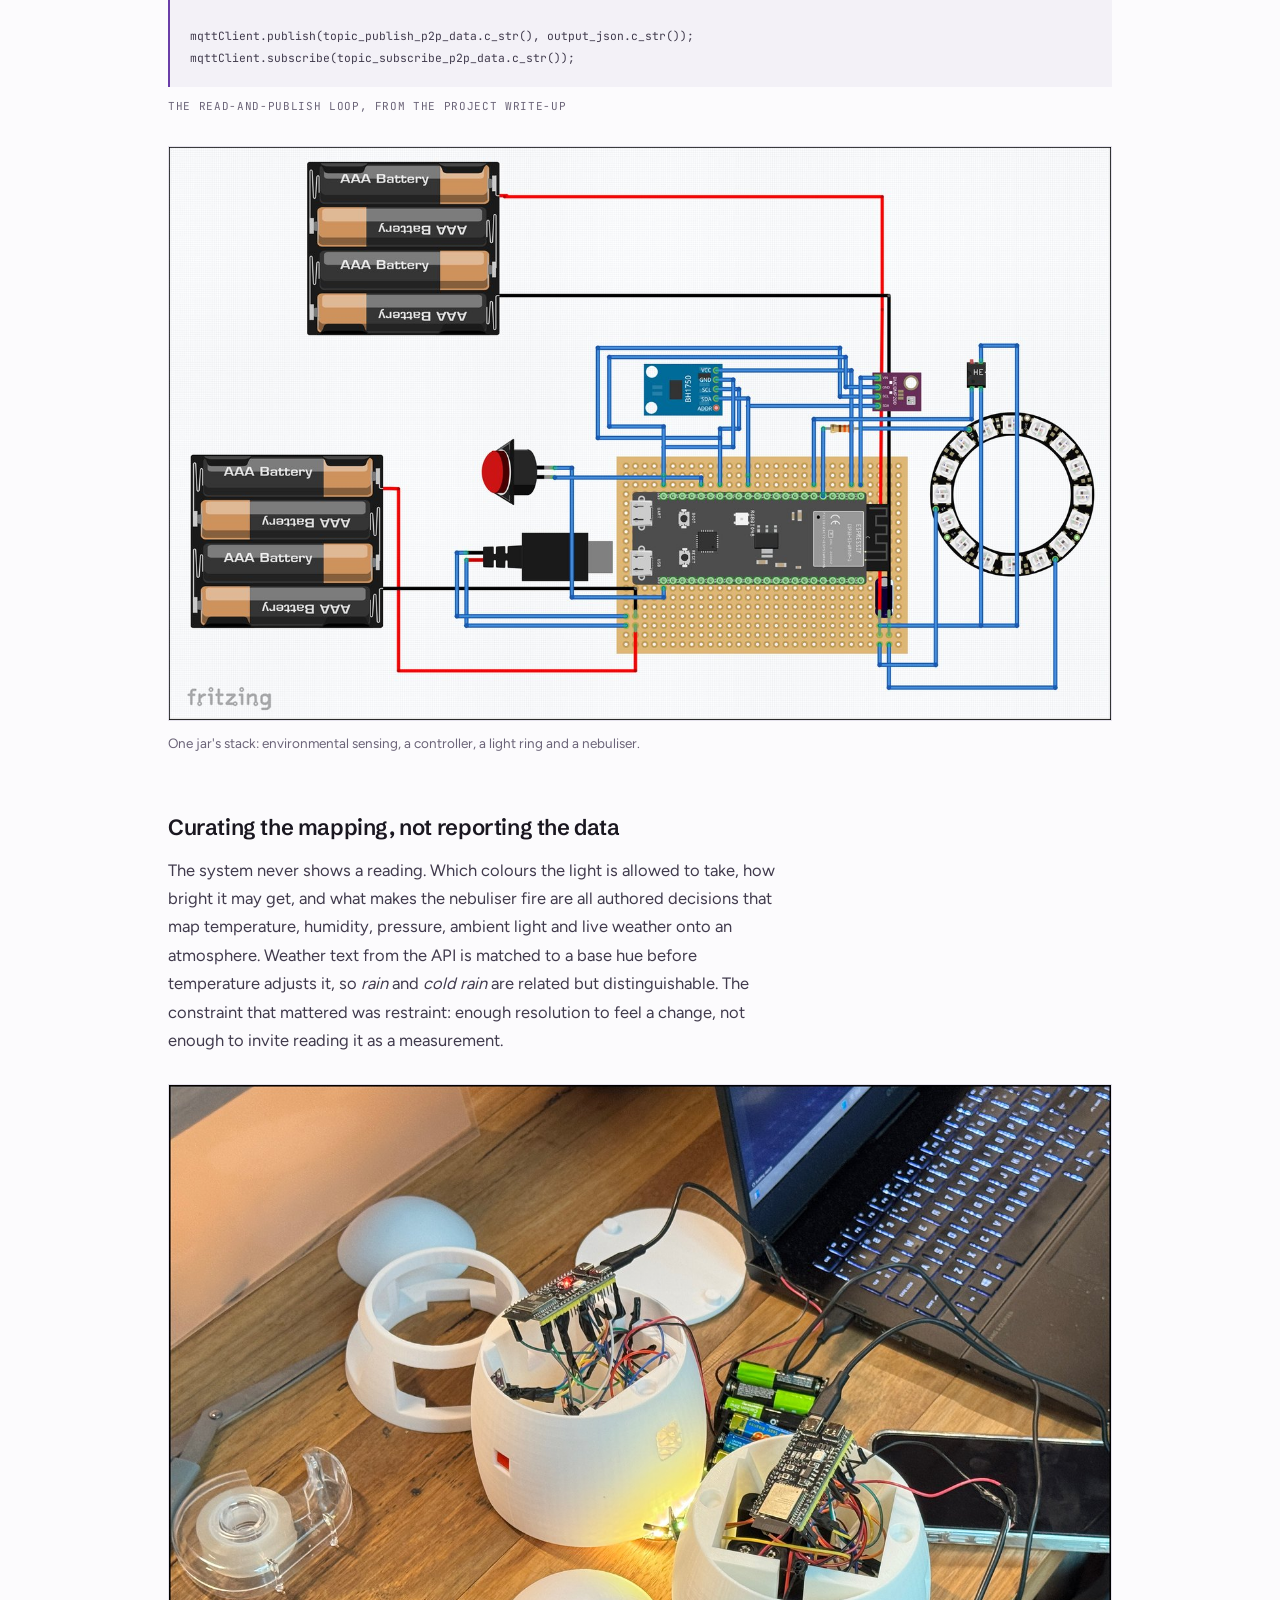
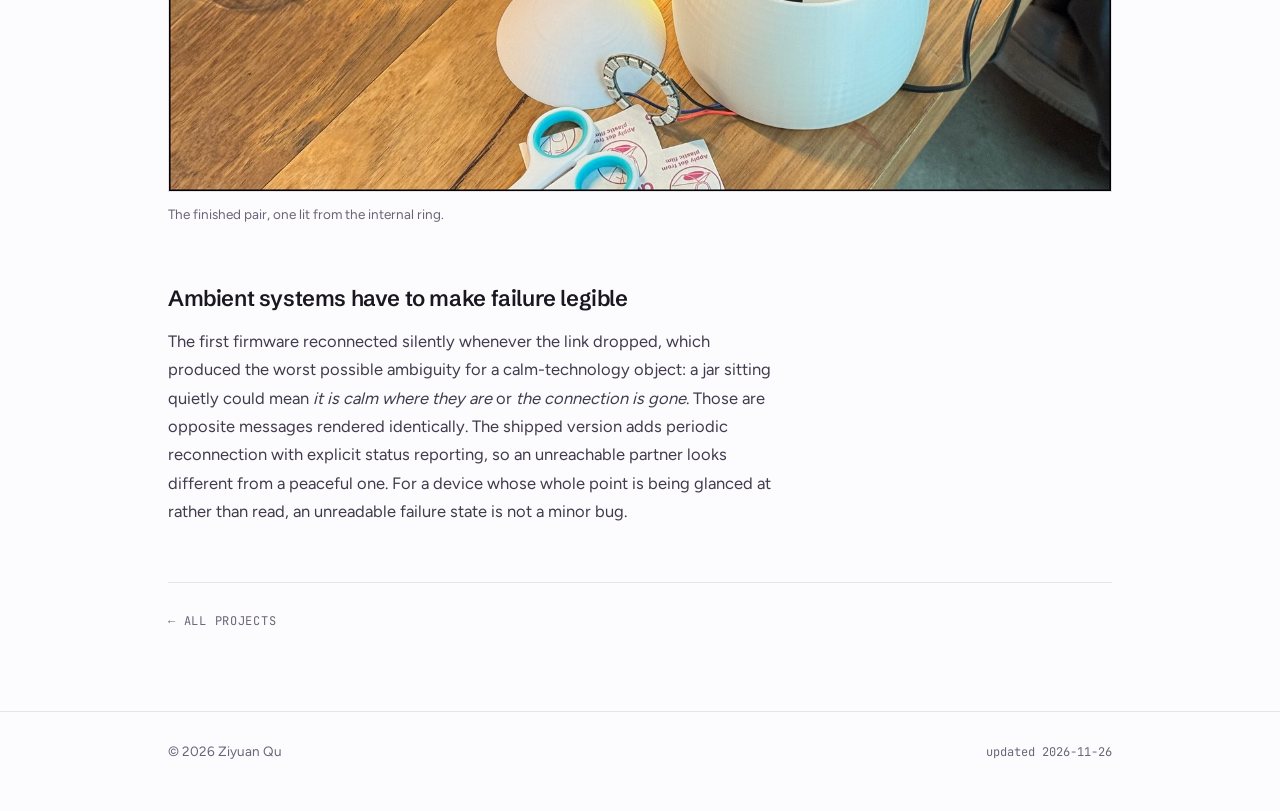
<file: docs/projects/telepathic-jar.html>
<!doctype html>
<html lang="en">
<head>
<meta charset="utf-8">
<meta name="viewport" content="width=device-width, initial-scale=1">
<title>Telepathic Jar · Ziyuan Qu</title>
<meta name="description" content="Two networked bottles that translate remote weather into light and mist instead of numbers.">
<meta name="author" content="Ziyuan Qu">
<meta property="og:title" content="Telepathic Jar · Ziyuan Qu">
<meta property="og:description" content="Two networked bottles that translate remote weather into light and mist instead of numbers.">
<meta property="og:type" content="website">
<meta property="og:site_name" content="Ziyuan Qu">
<link rel="canonical" href="https://ziyuanqu.dev/projects/telepathic-jar.html">
<meta property="og:url" content="https://ziyuanqu.dev/projects/telepathic-jar.html">
<meta property="og:image" content="https://ziyuanqu.dev/assets/img/og.png">
<meta name="twitter:card" content="summary_large_image">
<meta name="twitter:image" content="https://ziyuanqu.dev/assets/img/og.png">
<link rel="icon" href="/favicon.svg" type="image/svg+xml">
<link rel="apple-touch-icon" href="/assets/img/apple-touch-icon.png">
<script>document.documentElement.classList.add('js');(function(){try{var t=localStorage.getItem('pw-theme');if(t==='light'||t==='dark')document.documentElement.setAttribute('data-theme',t);}catch(e){}})();</script>
<link rel="stylesheet" href="/assets/css/fonts.css?v=1e66fc4d">
<link rel="stylesheet" href="/assets/css/main.css?v=b7ee12cc">
</head>
<body>
<a class="skip" href="#main">Skip to content</a>

<nav class="nav">
  <div class="nav__inner">
    <a class="nav__brand" href="/index.html">Ziyuan Qu</a>
    <button class="nav__menu" type="button" aria-expanded="false" aria-controls="navlinks" aria-label="Menu"><svg viewBox="0 0 24 24" fill="none" stroke="currentColor" stroke-width="1.6" stroke-linecap="round" stroke-linejoin="round" aria-hidden="true"><path d="M4 7h16M4 12h16M4 17h16"/></svg></button>
    <div class="nav__links" id="navlinks">
      <a href="/index.html">about</a><a href="/publications.html">publications</a><a href="/projects.html" aria-current="page">projects</a><a href="/cv.html">cv</a>
      <button class="theme-toggle" type="button" data-state="system" aria-label="Toggle theme"><span data-icon="system"><svg viewBox="0 0 24 24" fill="none" stroke="currentColor" stroke-width="1.6" stroke-linecap="round" stroke-linejoin="round" aria-hidden="true"><rect x="2.6" y="4" width="18.8" height="12.4" rx="2"/><path d="M8.4 20h7.2M12 16.6V20"/></svg></span><span data-icon="light"><svg viewBox="0 0 24 24" fill="none" stroke="currentColor" stroke-width="1.6" stroke-linecap="round" stroke-linejoin="round" aria-hidden="true"><circle cx="12" cy="12" r="4"/><path d="M12 2.6v2.2M12 19.2v2.2M2.6 12h2.2M19.2 12h2.2M5.4 5.4l1.6 1.6M17 17l1.6 1.6M18.6 5.4 17 7M7 17l-1.6 1.6"/></svg></span><span data-icon="dark"><svg viewBox="0 0 24 24" fill="none" stroke="currentColor" stroke-width="1.6" stroke-linecap="round" stroke-linejoin="round" aria-hidden="true"><path d="M20.4 13.6A8.4 8.4 0 1 1 10.4 3.6a6.6 6.6 0 0 0 10 10Z"/></svg></span></button>
    </div>
  </div>
</nav>

<main id="main">
<div class="wrap wrap--wide">
  <a class="pfloat" href="/projects.html" aria-label="Back to all projects">
    <svg viewBox="0 0 24 24" fill="none" stroke="currentColor" stroke-width="1.6" stroke-linecap="round" stroke-linejoin="round" aria-hidden="true"><path d="M15 5 8 12l7 7"/></svg><span>Projects</span>
  </a>
  <p class="pback"><a href="/projects.html">← Projects</a></p>
  <header class="phead">
    <span class="label">Installation · 2025 · Concept · Hardware · Firmware</span>
    <h1>Telepathic Jar</h1>
    <p class="phead__lead">Two bottles in two places. Each senses the weather where it stands and renders the other's conditions
as colour, brightness and mist. Nothing is ever displayed as a number — the design question is what a
system should <em>withhold</em> in order to stay in peripheral attention rather than demanding it.</p>
    <div class="phead__foot"><span class="tag">IoT</span><span class="tag">ESP32</span><span class="tag">MQTT</span><span class="tag">Calm technology</span></div>
    <div class="pills"><a class="pill" href="https://youtu.be/Q9m8JZQBXWs" target="_blank" rel="noopener">video</a></div>
  </header>
  <div class="phero reveal"><img src="/assets/img/projects/telepathic-jar.jpg" alt=""></div>
  <div class="facts reveal"><div class="fact"><span class="fact__icon"><svg viewBox="0 0 24 24" fill="none" stroke="currentColor" stroke-width="1.4" stroke-linecap="round" stroke-linejoin="round" aria-hidden="true"><rect x="7" y="7" width="10" height="10" rx="1"/><path d="M10 3.5v3M14 3.5v3M10 17.5v3M14 17.5v3M3.5 10h3M3.5 14h3M17.5 10h3M17.5 14h3"/></svg></span><span class="fact__label">Hardware</span><span class="fact__value">ESP32-S3 · BME280 · BH1750 · NeoPixel ring · nebuliser</span></div><div class="fact"><span class="fact__icon"><svg viewBox="0 0 24 24" fill="none" stroke="currentColor" stroke-width="1.4" stroke-linecap="round" stroke-linejoin="round" aria-hidden="true"><circle cx="12" cy="12" r="2"/><path d="M8.2 8.2a5.4 5.4 0 0 0 0 7.6"/><path d="M15.8 15.8a5.4 5.4 0 0 0 0-7.6"/><path d="M5.4 5.4a9.4 9.4 0 0 0 0 13.2"/><path d="M18.6 18.6a9.4 9.4 0 0 0 0-13.2"/></svg></span><span class="fact__label">Transport</span><span class="fact__value">MQTT over TLS, symmetric publish/subscribe</span></div><div class="fact"><span class="fact__icon"><svg viewBox="0 0 24 24" fill="none" stroke="currentColor" stroke-width="1.4" stroke-linecap="round" stroke-linejoin="round" aria-hidden="true"><path d="M8.6 8.4 4.6 12l4 3.6M15.4 8.4l4 3.6-4 3.6M13.6 5.4l-3.2 13.2"/></svg></span><span class="fact__label">Sources</span><span class="fact__value">Local sensors plus a live weather API</span></div><div class="fact"><span class="fact__icon"><svg viewBox="0 0 24 24" fill="none" stroke="currentColor" stroke-width="1.4" stroke-linecap="round" stroke-linejoin="round" aria-hidden="true"><rect x="2.6" y="4.4" width="18.8" height="12.6" rx="1.4"/><path d="M8.4 20.6h7.2M12 17.2v3.4"/></svg></span><span class="fact__label">Rendering</span><span class="fact__value">Colour, brightness, mist density</span></div></div>
  <div class="psecs"><section class="psec reveal"><h2>One firmware, two roles</h2><div class="psec__body">Both jars run identical firmware. What differentiates them is two strings set through a web
configuration portal on first boot: its own device ID and its partner's. Every MQTT topic is derived
from those, so jar A publishes to <code>telepathic_jar/JarA/data</code> and subscribes to
<code>telepathic_jar/JarB/data</code>, and the pairing is symmetric by construction rather than by
configuration discipline. Adding a third jar would mean changing the topic scheme, not the code that
reads sensors.</div><figure class="psec__code"><pre><code>float temp  = bme.readTemperature();
float hum   = bme.readHumidity();
float light = lightMeter.readLightLevel();

mqttClient.publish(topic_publish_p2p_data.c_str(), output_json.c_str());
mqttClient.subscribe(topic_subscribe_p2p_data.c_str());</code></pre><figcaption>The read-and-publish loop, from the project write-up</figcaption></figure><figure class="psec__fig"><img src="/assets/img/projects/telepathic-jar-circuit.jpg" alt="" loading="lazy"><figcaption>One jar&#x27;s stack: environmental sensing, a controller, a light ring and a nebuliser.</figcaption></figure></section><section class="psec reveal"><h2>Curating the mapping, not reporting the data</h2><div class="psec__body">The system never shows a reading. Which colours the light is allowed to take, how bright it may get,
and what makes the nebuliser fire are all authored decisions that map temperature, humidity, pressure,
ambient light and live weather onto an atmosphere. Weather text from the API is matched to a base hue
before temperature adjusts it, so <em>rain</em> and <em>cold rain</em> are related but distinguishable.
The constraint that mattered was restraint: enough resolution to feel a change, not enough to invite
reading it as a measurement.</div><figure class="psec__fig"><img src="/assets/img/projects/telepathic-jar-built.jpg" alt="" loading="lazy"><figcaption>The finished pair, one lit from the internal ring.</figcaption></figure></section><section class="psec reveal"><h2>Ambient systems have to make failure legible</h2><div class="psec__body">The first firmware reconnected silently whenever the link dropped, which produced the worst possible
ambiguity for a calm-technology object: a jar sitting quietly could mean <em>it is calm where they
are</em> or <em>the connection is gone</em>. Those are opposite messages rendered identically. The
shipped version adds periodic reconnection with explicit status reporting, so an unreachable partner
looks different from a peaceful one. For a device whose whole point is being glanced at rather than
read, an unreadable failure state is not a minor bug.</div></section></div>
  <p class="pback pback--end"><a href="/projects.html">← All projects</a></p>
</div>
</main>

<footer class="foot">
  <div class="wrap wrap--wide foot__inner">
    <span>© 2026 Ziyuan Qu</span>
    
    <span class="foot__updated">updated 2026-11-26</span>
  </div>
</footer>

<script src="/assets/js/site.js?v=34c1764b" defer></script>
</body>
</html>
</file>
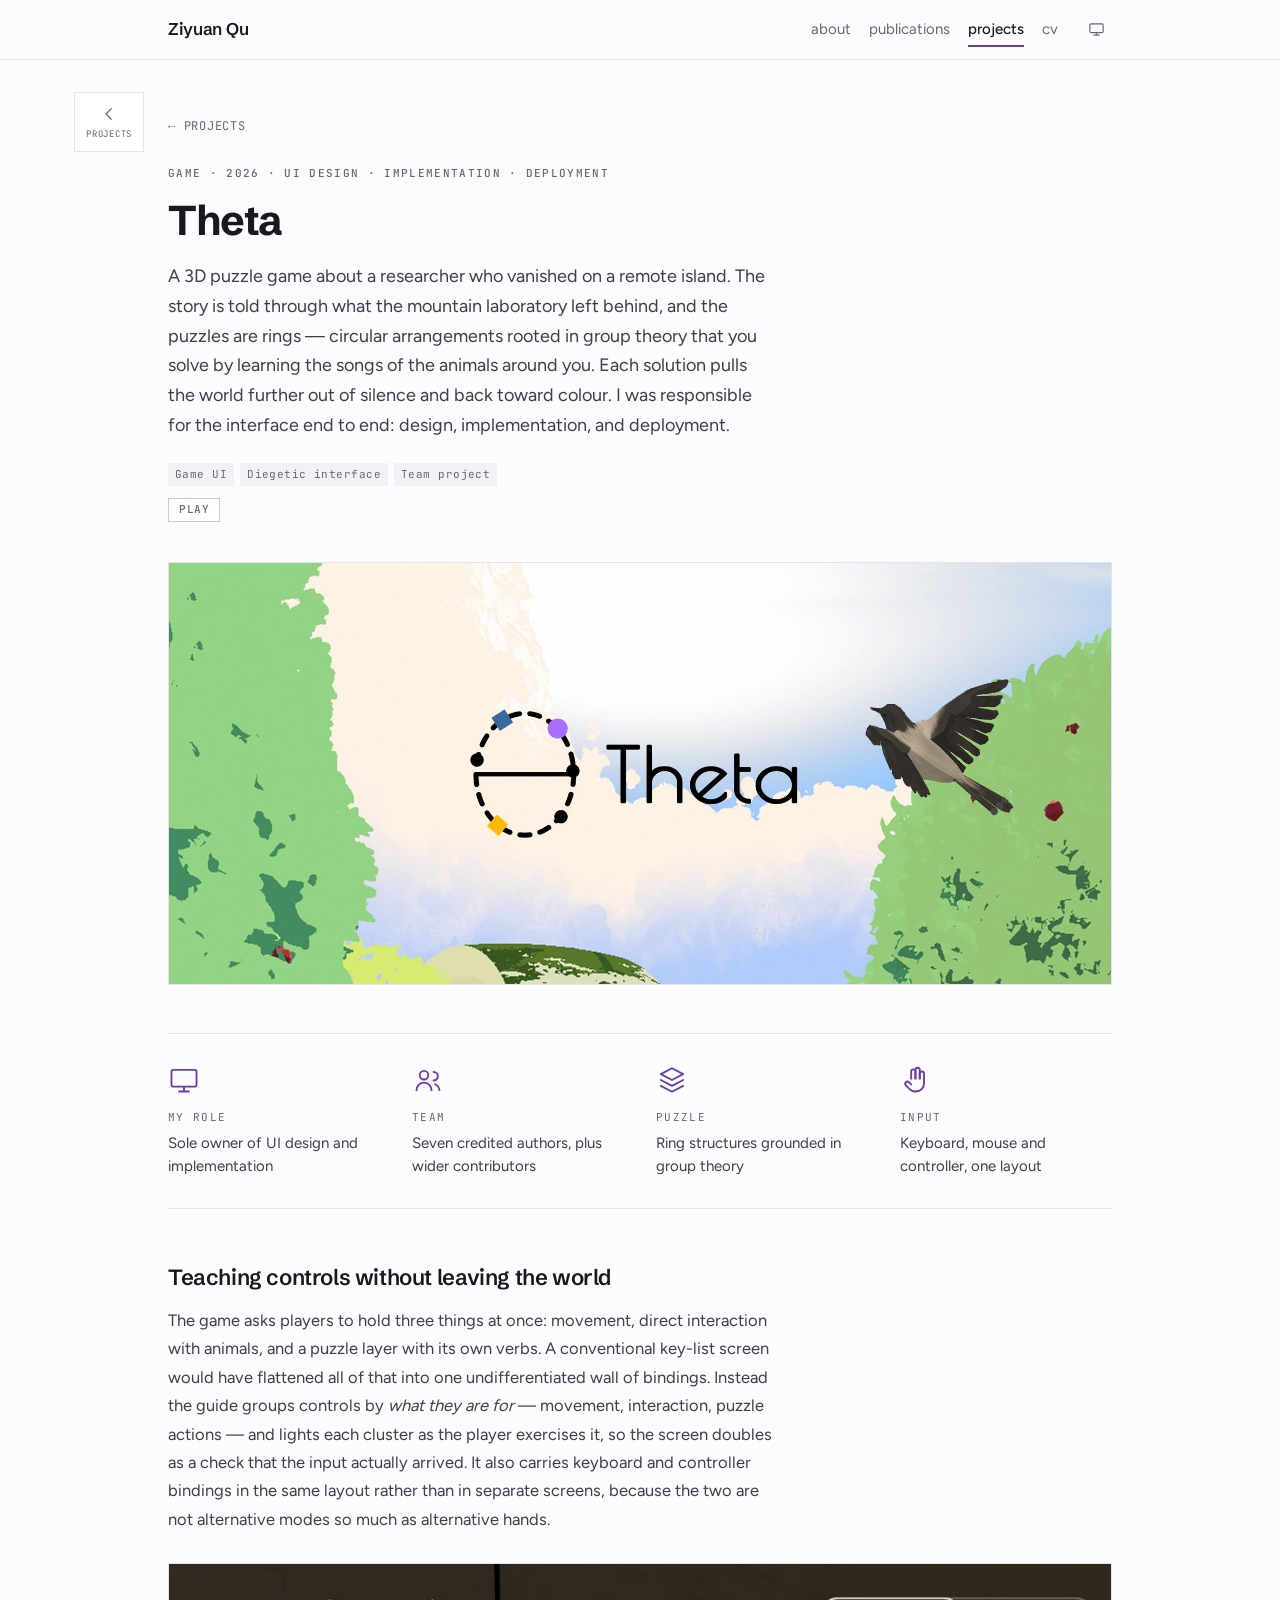
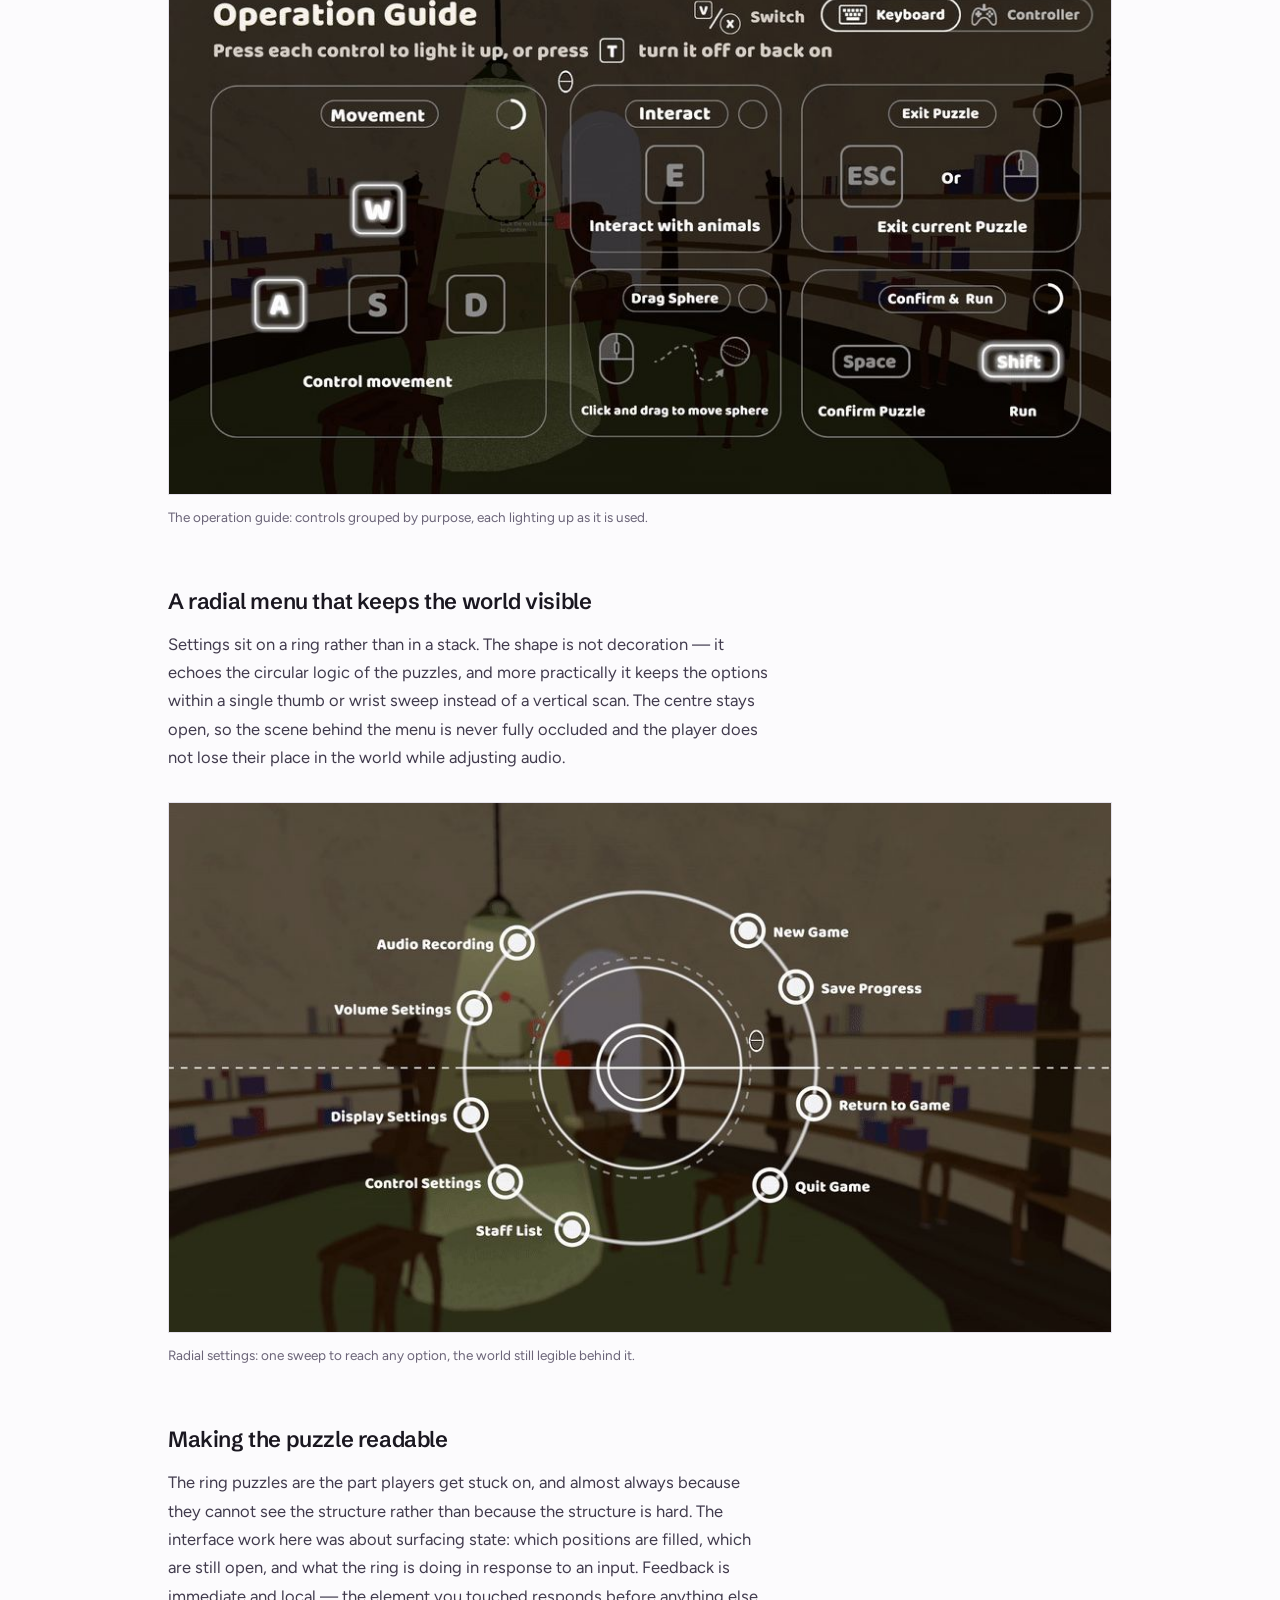
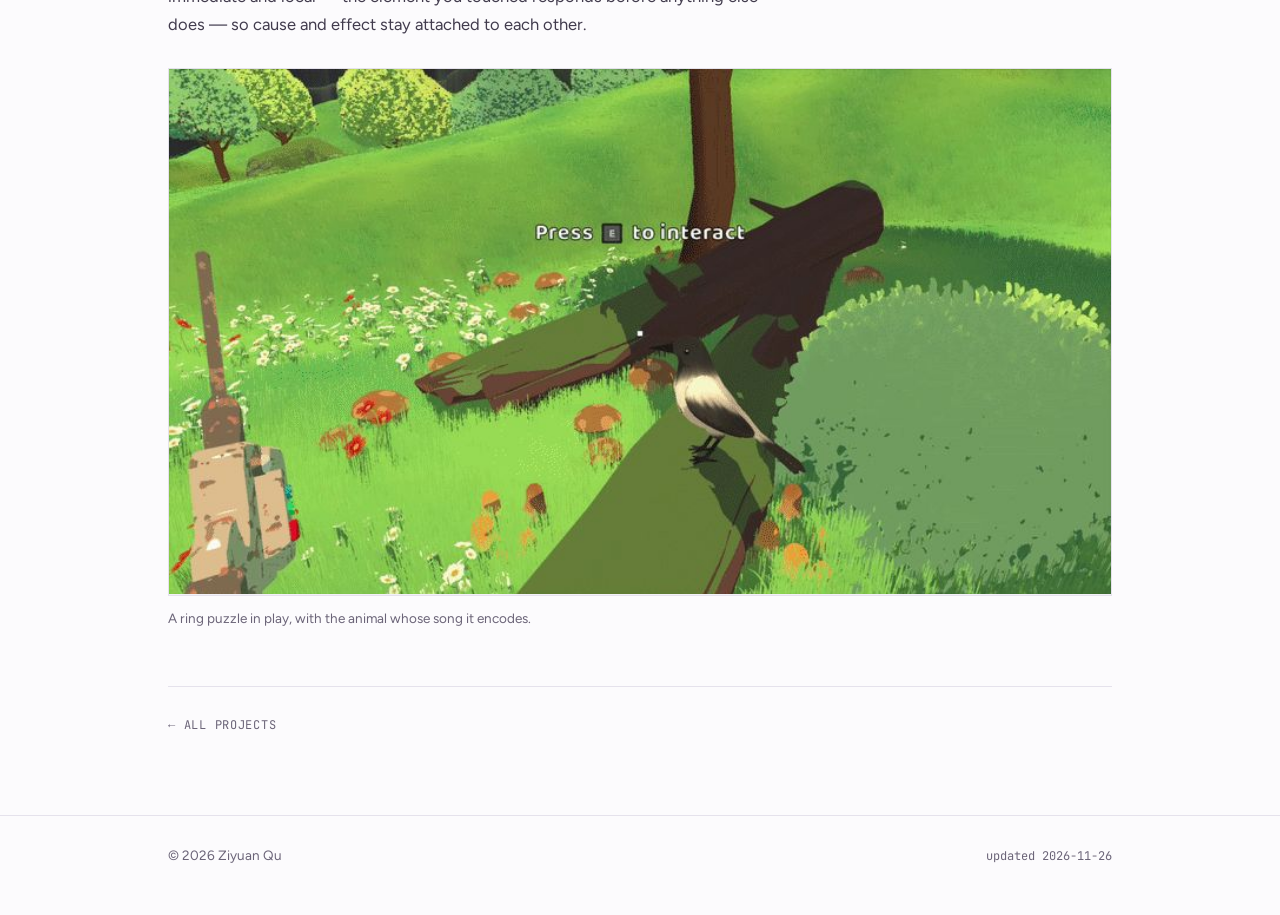
<file: docs/projects/theta.html>
<!doctype html>
<html lang="en">
<head>
<meta charset="utf-8">
<meta name="viewport" content="width=device-width, initial-scale=1">
<title>Theta · Ziyuan Qu</title>
<meta name="description" content="A 3D puzzle game built on ring-based music puzzles. I designed and implemented the whole interface.">
<meta name="author" content="Ziyuan Qu">
<meta property="og:title" content="Theta · Ziyuan Qu">
<meta property="og:description" content="A 3D puzzle game built on ring-based music puzzles. I designed and implemented the whole interface.">
<meta property="og:type" content="website">
<meta property="og:site_name" content="Ziyuan Qu">
<link rel="canonical" href="https://ziyuanqu.dev/projects/theta.html">
<meta property="og:url" content="https://ziyuanqu.dev/projects/theta.html">
<meta property="og:image" content="https://ziyuanqu.dev/assets/img/og.png">
<meta name="twitter:card" content="summary_large_image">
<meta name="twitter:image" content="https://ziyuanqu.dev/assets/img/og.png">
<link rel="icon" href="/favicon.svg" type="image/svg+xml">
<link rel="apple-touch-icon" href="/assets/img/apple-touch-icon.png">
<script>document.documentElement.classList.add('js');(function(){try{var t=localStorage.getItem('pw-theme');if(t==='light'||t==='dark')document.documentElement.setAttribute('data-theme',t);}catch(e){}})();</script>
<link rel="stylesheet" href="/assets/css/fonts.css?v=1e66fc4d">
<link rel="stylesheet" href="/assets/css/main.css?v=b7ee12cc">
</head>
<body>
<a class="skip" href="#main">Skip to content</a>

<nav class="nav">
  <div class="nav__inner">
    <a class="nav__brand" href="/index.html">Ziyuan Qu</a>
    <button class="nav__menu" type="button" aria-expanded="false" aria-controls="navlinks" aria-label="Menu"><svg viewBox="0 0 24 24" fill="none" stroke="currentColor" stroke-width="1.6" stroke-linecap="round" stroke-linejoin="round" aria-hidden="true"><path d="M4 7h16M4 12h16M4 17h16"/></svg></button>
    <div class="nav__links" id="navlinks">
      <a href="/index.html">about</a><a href="/publications.html">publications</a><a href="/projects.html" aria-current="page">projects</a><a href="/cv.html">cv</a>
      <button class="theme-toggle" type="button" data-state="system" aria-label="Toggle theme"><span data-icon="system"><svg viewBox="0 0 24 24" fill="none" stroke="currentColor" stroke-width="1.6" stroke-linecap="round" stroke-linejoin="round" aria-hidden="true"><rect x="2.6" y="4" width="18.8" height="12.4" rx="2"/><path d="M8.4 20h7.2M12 16.6V20"/></svg></span><span data-icon="light"><svg viewBox="0 0 24 24" fill="none" stroke="currentColor" stroke-width="1.6" stroke-linecap="round" stroke-linejoin="round" aria-hidden="true"><circle cx="12" cy="12" r="4"/><path d="M12 2.6v2.2M12 19.2v2.2M2.6 12h2.2M19.2 12h2.2M5.4 5.4l1.6 1.6M17 17l1.6 1.6M18.6 5.4 17 7M7 17l-1.6 1.6"/></svg></span><span data-icon="dark"><svg viewBox="0 0 24 24" fill="none" stroke="currentColor" stroke-width="1.6" stroke-linecap="round" stroke-linejoin="round" aria-hidden="true"><path d="M20.4 13.6A8.4 8.4 0 1 1 10.4 3.6a6.6 6.6 0 0 0 10 10Z"/></svg></span></button>
    </div>
  </div>
</nav>

<main id="main">
<div class="wrap wrap--wide">
  <a class="pfloat" href="/projects.html" aria-label="Back to all projects">
    <svg viewBox="0 0 24 24" fill="none" stroke="currentColor" stroke-width="1.6" stroke-linecap="round" stroke-linejoin="round" aria-hidden="true"><path d="M15 5 8 12l7 7"/></svg><span>Projects</span>
  </a>
  <p class="pback"><a href="/projects.html">← Projects</a></p>
  <header class="phead">
    <span class="label">Game · 2026 · UI Design · Implementation · Deployment</span>
    <h1>Theta</h1>
    <p class="phead__lead">A 3D puzzle game about a researcher who vanished on a remote island. The story is told through what
the mountain laboratory left behind, and the puzzles are rings — circular arrangements rooted in group
theory that you solve by learning the songs of the animals around you. Each solution pulls the world
further out of silence and back toward colour. I was responsible for the interface end to end: design,
implementation, and deployment.</p>
    <div class="phead__foot"><span class="tag">Game UI</span><span class="tag">Diegetic interface</span><span class="tag">Team project</span></div>
    <div class="pills"><a class="pill" href="https://c14chan.itch.io/theta" target="_blank" rel="noopener">play</a></div>
  </header>
  <div class="phero reveal"><img src="/assets/img/projects/theta.jpg" alt=""></div>
  <div class="facts reveal"><div class="fact"><span class="fact__icon"><svg viewBox="0 0 24 24" fill="none" stroke="currentColor" stroke-width="1.4" stroke-linecap="round" stroke-linejoin="round" aria-hidden="true"><rect x="2.6" y="4.4" width="18.8" height="12.6" rx="1.4"/><path d="M8.4 20.6h7.2M12 17.2v3.4"/></svg></span><span class="fact__label">My role</span><span class="fact__value">Sole owner of UI design and implementation</span></div><div class="fact"><span class="fact__icon"><svg viewBox="0 0 24 24" fill="none" stroke="currentColor" stroke-width="1.4" stroke-linecap="round" stroke-linejoin="round" aria-hidden="true"><circle cx="9" cy="8.4" r="3.2"/><path d="M3.4 19.6a5.6 5.6 0 0 1 11.2 0"/><path d="M16.2 6a3.2 3.2 0 0 1 0 6.4M17.4 15.2a5.6 5.6 0 0 1 3.2 4.4"/></svg></span><span class="fact__label">Team</span><span class="fact__value">Seven credited authors, plus wider contributors</span></div><div class="fact"><span class="fact__icon"><svg viewBox="0 0 24 24" fill="none" stroke="currentColor" stroke-width="1.4" stroke-linecap="round" stroke-linejoin="round" aria-hidden="true"><path d="m12 3.2 8.4 4.4-8.4 4.4-8.4-4.4L12 3.2Z"/><path d="m3.6 12 8.4 4.4 8.4-4.4M3.6 16.4 12 20.8l8.4-4.4"/></svg></span><span class="fact__label">Puzzle</span><span class="fact__value">Ring structures grounded in group theory</span></div><div class="fact"><span class="fact__icon"><svg viewBox="0 0 24 24" fill="none" stroke="currentColor" stroke-width="1.4" stroke-linecap="round" stroke-linejoin="round" aria-hidden="true"><path d="M8.4 11V5.6a1.6 1.6 0 0 1 3.2 0V11"/><path d="M11.6 10.6V4.4a1.6 1.6 0 0 1 3.2 0v6.2"/><path d="M14.8 11V7.2a1.6 1.6 0 0 1 3.2 0v7.4a6 6 0 0 1-6 6h-1a5 5 0 0 1-3.6-1.5l-3-3.1a1.6 1.6 0 0 1 2.3-2.3l1.7 1.6"/></svg></span><span class="fact__label">Input</span><span class="fact__value">Keyboard, mouse and controller, one layout</span></div></div>
  <div class="psecs"><section class="psec reveal"><h2>Teaching controls without leaving the world</h2><div class="psec__body">The game asks players to hold three things at once: movement, direct interaction with animals, and a
puzzle layer with its own verbs. A conventional key-list screen would have flattened all of that into
one undifferentiated wall of bindings. Instead the guide groups controls by <em>what they are for</em> —
movement, interaction, puzzle actions — and lights each cluster as the player exercises it, so the
screen doubles as a check that the input actually arrived. It also carries keyboard and controller
bindings in the same layout rather than in separate screens, because the two are not alternative modes
so much as alternative hands.</div><figure class="psec__fig"><video src="/assets/video/theta-tutorial.mp4" poster="/assets/img/projects/theta-tutorial-poster.jpg" autoplay muted loop playsinline preload="metadata"></video><figcaption>The operation guide: controls grouped by purpose, each lighting up as it is used.</figcaption></figure></section><section class="psec reveal"><h2>A radial menu that keeps the world visible</h2><div class="psec__body">Settings sit on a ring rather than in a stack. The shape is not decoration — it echoes the circular
logic of the puzzles, and more practically it keeps the options within a single thumb or wrist sweep
instead of a vertical scan. The centre stays open, so the scene behind the menu is never fully occluded
and the player does not lose their place in the world while adjusting audio.</div><figure class="psec__fig"><video src="/assets/video/theta-settings.mp4" poster="/assets/img/projects/theta-settings-poster.jpg" autoplay muted loop playsinline preload="metadata"></video><figcaption>Radial settings: one sweep to reach any option, the world still legible behind it.</figcaption></figure></section><section class="psec reveal"><h2>Making the puzzle readable</h2><div class="psec__body">The ring puzzles are the part players get stuck on, and almost always because they cannot see the
structure rather than because the structure is hard. The interface work here was about surfacing state:
which positions are filled, which are still open, and what the ring is doing in response to an input.
Feedback is immediate and local — the element you touched responds before anything else does — so cause
and effect stay attached to each other.</div><figure class="psec__fig"><video src="/assets/video/theta-bird.mp4" poster="/assets/img/projects/theta-bird-poster.jpg" autoplay muted loop playsinline preload="metadata"></video><figcaption>A ring puzzle in play, with the animal whose song it encodes.</figcaption></figure></section></div>
  <p class="pback pback--end"><a href="/projects.html">← All projects</a></p>
</div>
</main>

<footer class="foot">
  <div class="wrap wrap--wide foot__inner">
    <span>© 2026 Ziyuan Qu</span>
    
    <span class="foot__updated">updated 2026-11-26</span>
  </div>
</footer>

<script src="/assets/js/site.js?v=34c1764b" defer></script>
</body>
</html>
</file>
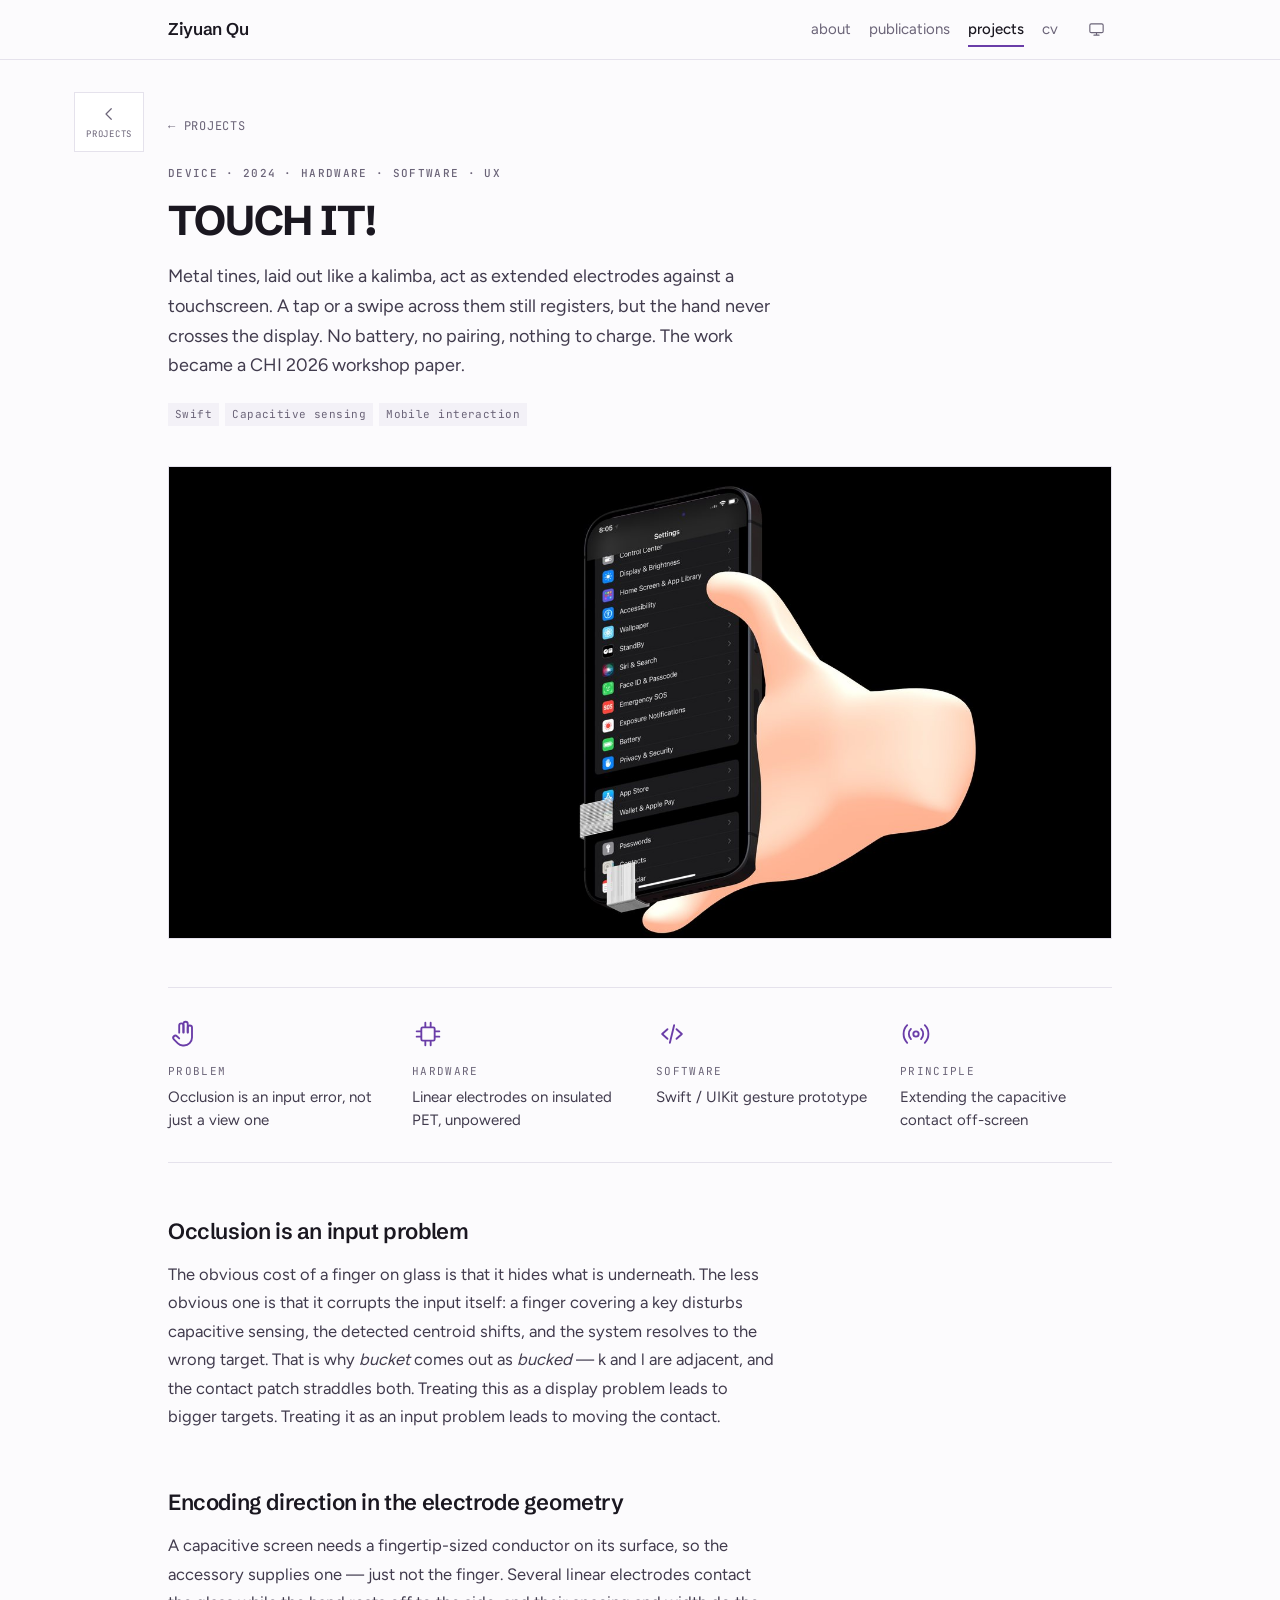
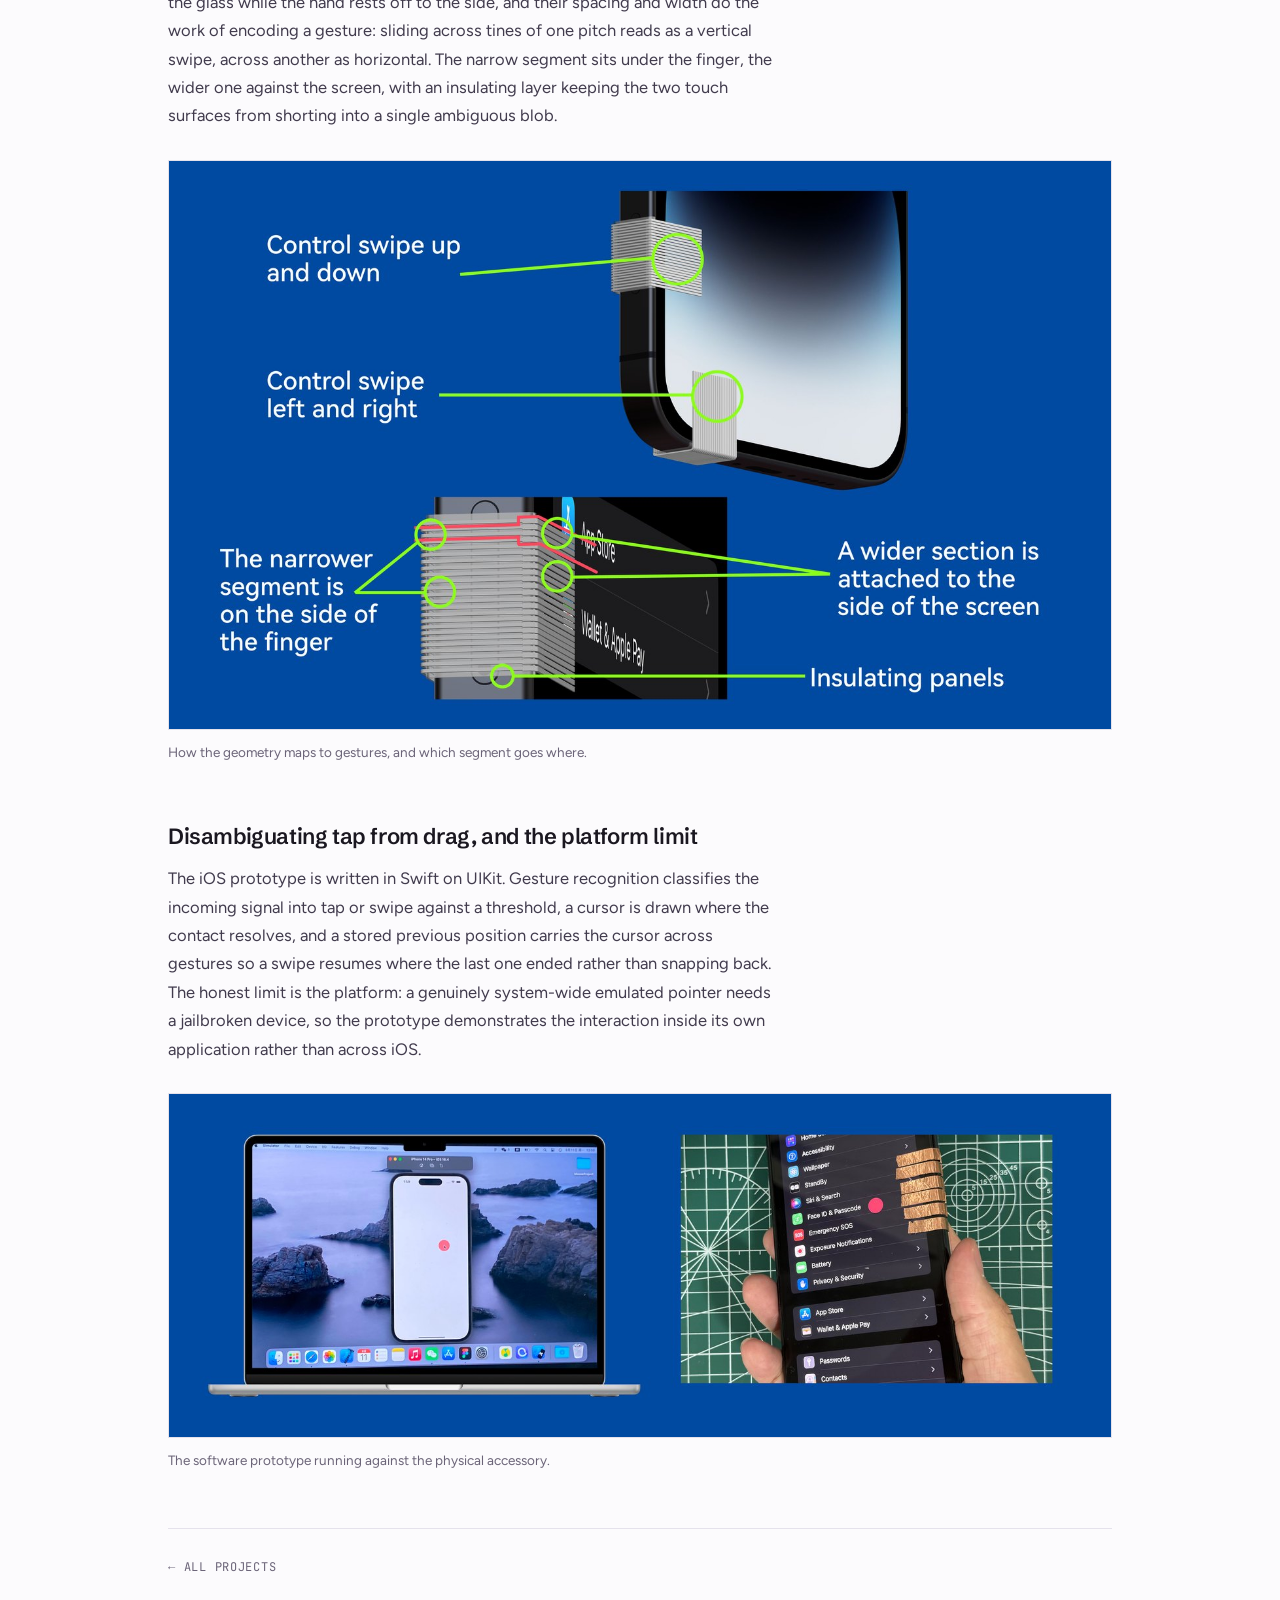
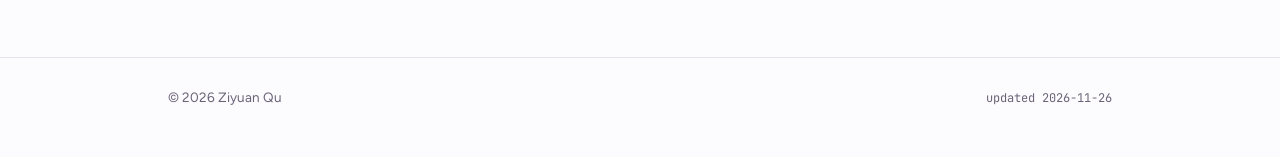
<file: docs/projects/touch-it.html>
<!doctype html>
<html lang="en">
<head>
<meta charset="utf-8">
<meta name="viewport" content="width=device-width, initial-scale=1">
<title>TOUCH IT! · Ziyuan Qu</title>
<meta name="description" content="A passive accessory that moves the contact point off the screen so your hand stops hiding the target.">
<meta name="author" content="Ziyuan Qu">
<meta property="og:title" content="TOUCH IT! · Ziyuan Qu">
<meta property="og:description" content="A passive accessory that moves the contact point off the screen so your hand stops hiding the target.">
<meta property="og:type" content="website">
<meta property="og:site_name" content="Ziyuan Qu">
<link rel="canonical" href="https://ziyuanqu.dev/projects/touch-it.html">
<meta property="og:url" content="https://ziyuanqu.dev/projects/touch-it.html">
<meta property="og:image" content="https://ziyuanqu.dev/assets/img/og.png">
<meta name="twitter:card" content="summary_large_image">
<meta name="twitter:image" content="https://ziyuanqu.dev/assets/img/og.png">
<link rel="icon" href="/favicon.svg" type="image/svg+xml">
<link rel="apple-touch-icon" href="/assets/img/apple-touch-icon.png">
<script>document.documentElement.classList.add('js');(function(){try{var t=localStorage.getItem('pw-theme');if(t==='light'||t==='dark')document.documentElement.setAttribute('data-theme',t);}catch(e){}})();</script>
<link rel="stylesheet" href="/assets/css/fonts.css?v=1e66fc4d">
<link rel="stylesheet" href="/assets/css/main.css?v=b7ee12cc">
</head>
<body>
<a class="skip" href="#main">Skip to content</a>

<nav class="nav">
  <div class="nav__inner">
    <a class="nav__brand" href="/index.html">Ziyuan Qu</a>
    <button class="nav__menu" type="button" aria-expanded="false" aria-controls="navlinks" aria-label="Menu"><svg viewBox="0 0 24 24" fill="none" stroke="currentColor" stroke-width="1.6" stroke-linecap="round" stroke-linejoin="round" aria-hidden="true"><path d="M4 7h16M4 12h16M4 17h16"/></svg></button>
    <div class="nav__links" id="navlinks">
      <a href="/index.html">about</a><a href="/publications.html">publications</a><a href="/projects.html" aria-current="page">projects</a><a href="/cv.html">cv</a>
      <button class="theme-toggle" type="button" data-state="system" aria-label="Toggle theme"><span data-icon="system"><svg viewBox="0 0 24 24" fill="none" stroke="currentColor" stroke-width="1.6" stroke-linecap="round" stroke-linejoin="round" aria-hidden="true"><rect x="2.6" y="4" width="18.8" height="12.4" rx="2"/><path d="M8.4 20h7.2M12 16.6V20"/></svg></span><span data-icon="light"><svg viewBox="0 0 24 24" fill="none" stroke="currentColor" stroke-width="1.6" stroke-linecap="round" stroke-linejoin="round" aria-hidden="true"><circle cx="12" cy="12" r="4"/><path d="M12 2.6v2.2M12 19.2v2.2M2.6 12h2.2M19.2 12h2.2M5.4 5.4l1.6 1.6M17 17l1.6 1.6M18.6 5.4 17 7M7 17l-1.6 1.6"/></svg></span><span data-icon="dark"><svg viewBox="0 0 24 24" fill="none" stroke="currentColor" stroke-width="1.6" stroke-linecap="round" stroke-linejoin="round" aria-hidden="true"><path d="M20.4 13.6A8.4 8.4 0 1 1 10.4 3.6a6.6 6.6 0 0 0 10 10Z"/></svg></span></button>
    </div>
  </div>
</nav>

<main id="main">
<div class="wrap wrap--wide">
  <a class="pfloat" href="/projects.html" aria-label="Back to all projects">
    <svg viewBox="0 0 24 24" fill="none" stroke="currentColor" stroke-width="1.6" stroke-linecap="round" stroke-linejoin="round" aria-hidden="true"><path d="M15 5 8 12l7 7"/></svg><span>Projects</span>
  </a>
  <p class="pback"><a href="/projects.html">← Projects</a></p>
  <header class="phead">
    <span class="label">Device · 2024 · Hardware · Software · UX</span>
    <h1>TOUCH IT!</h1>
    <p class="phead__lead">Metal tines, laid out like a kalimba, act as extended electrodes against a touchscreen. A tap or a
swipe across them still registers, but the hand never crosses the display. No battery, no pairing,
nothing to charge. The work became a CHI 2026 workshop paper.</p>
    <div class="phead__foot"><span class="tag">Swift</span><span class="tag">Capacitive sensing</span><span class="tag">Mobile interaction</span></div>
    
  </header>
  <div class="phero reveal"><img src="/assets/img/projects/touch-it.jpg" alt=""></div>
  <div class="facts reveal"><div class="fact"><span class="fact__icon"><svg viewBox="0 0 24 24" fill="none" stroke="currentColor" stroke-width="1.4" stroke-linecap="round" stroke-linejoin="round" aria-hidden="true"><path d="M8.4 11V5.6a1.6 1.6 0 0 1 3.2 0V11"/><path d="M11.6 10.6V4.4a1.6 1.6 0 0 1 3.2 0v6.2"/><path d="M14.8 11V7.2a1.6 1.6 0 0 1 3.2 0v7.4a6 6 0 0 1-6 6h-1a5 5 0 0 1-3.6-1.5l-3-3.1a1.6 1.6 0 0 1 2.3-2.3l1.7 1.6"/></svg></span><span class="fact__label">Problem</span><span class="fact__value">Occlusion is an input error, not just a view one</span></div><div class="fact"><span class="fact__icon"><svg viewBox="0 0 24 24" fill="none" stroke="currentColor" stroke-width="1.4" stroke-linecap="round" stroke-linejoin="round" aria-hidden="true"><rect x="7" y="7" width="10" height="10" rx="1"/><path d="M10 3.5v3M14 3.5v3M10 17.5v3M14 17.5v3M3.5 10h3M3.5 14h3M17.5 10h3M17.5 14h3"/></svg></span><span class="fact__label">Hardware</span><span class="fact__value">Linear electrodes on insulated PET, unpowered</span></div><div class="fact"><span class="fact__icon"><svg viewBox="0 0 24 24" fill="none" stroke="currentColor" stroke-width="1.4" stroke-linecap="round" stroke-linejoin="round" aria-hidden="true"><path d="M8.6 8.4 4.6 12l4 3.6M15.4 8.4l4 3.6-4 3.6M13.6 5.4l-3.2 13.2"/></svg></span><span class="fact__label">Software</span><span class="fact__value">Swift / UIKit gesture prototype</span></div><div class="fact"><span class="fact__icon"><svg viewBox="0 0 24 24" fill="none" stroke="currentColor" stroke-width="1.4" stroke-linecap="round" stroke-linejoin="round" aria-hidden="true"><circle cx="12" cy="12" r="2"/><path d="M8.2 8.2a5.4 5.4 0 0 0 0 7.6"/><path d="M15.8 15.8a5.4 5.4 0 0 0 0-7.6"/><path d="M5.4 5.4a9.4 9.4 0 0 0 0 13.2"/><path d="M18.6 18.6a9.4 9.4 0 0 0 0-13.2"/></svg></span><span class="fact__label">Principle</span><span class="fact__value">Extending the capacitive contact off-screen</span></div></div>
  <div class="psecs"><section class="psec reveal"><h2>Occlusion is an input problem</h2><div class="psec__body">The obvious cost of a finger on glass is that it hides what is underneath. The less obvious one is that
it corrupts the input itself: a finger covering a key disturbs capacitive sensing, the detected centroid
shifts, and the system resolves to the wrong target. That is why <em>bucket</em> comes out as
<em>bucked</em> — k and l are adjacent, and the contact patch straddles both. Treating this as a display
problem leads to bigger targets. Treating it as an input problem leads to moving the contact.</div></section><section class="psec reveal"><h2>Encoding direction in the electrode geometry</h2><div class="psec__body">A capacitive screen needs a fingertip-sized conductor on its surface, so the accessory supplies one —
just not the finger. Several linear electrodes contact the glass while the hand rests off to the side,
and their spacing and width do the work of encoding a gesture: sliding across tines of one pitch reads
as a vertical swipe, across another as horizontal. The narrow segment sits under the finger, the wider
one against the screen, with an insulating layer keeping the two touch surfaces from shorting into a
single ambiguous blob.</div><figure class="psec__fig"><img src="/assets/img/projects/touch-it-mapping.jpg" alt="" loading="lazy"><figcaption>How the geometry maps to gestures, and which segment goes where.</figcaption></figure></section><section class="psec reveal"><h2>Disambiguating tap from drag, and the platform limit</h2><div class="psec__body">The iOS prototype is written in Swift on UIKit. Gesture recognition classifies the incoming signal into
tap or swipe against a threshold, a cursor is drawn where the contact resolves, and a stored previous
position carries the cursor across gestures so a swipe resumes where the last one ended rather than
snapping back. The honest limit is the platform: a genuinely system-wide emulated pointer needs a
jailbroken device, so the prototype demonstrates the interaction inside its own application rather than
across iOS.</div><figure class="psec__fig"><img src="/assets/img/projects/touch-it-software.jpg" alt="" loading="lazy"><figcaption>The software prototype running against the physical accessory.</figcaption></figure></section></div>
  <p class="pback pback--end"><a href="/projects.html">← All projects</a></p>
</div>
</main>

<footer class="foot">
  <div class="wrap wrap--wide foot__inner">
    <span>© 2026 Ziyuan Qu</span>
    
    <span class="foot__updated">updated 2026-11-26</span>
  </div>
</footer>

<script src="/assets/js/site.js?v=34c1764b" defer></script>
</body>
</html>
</file>
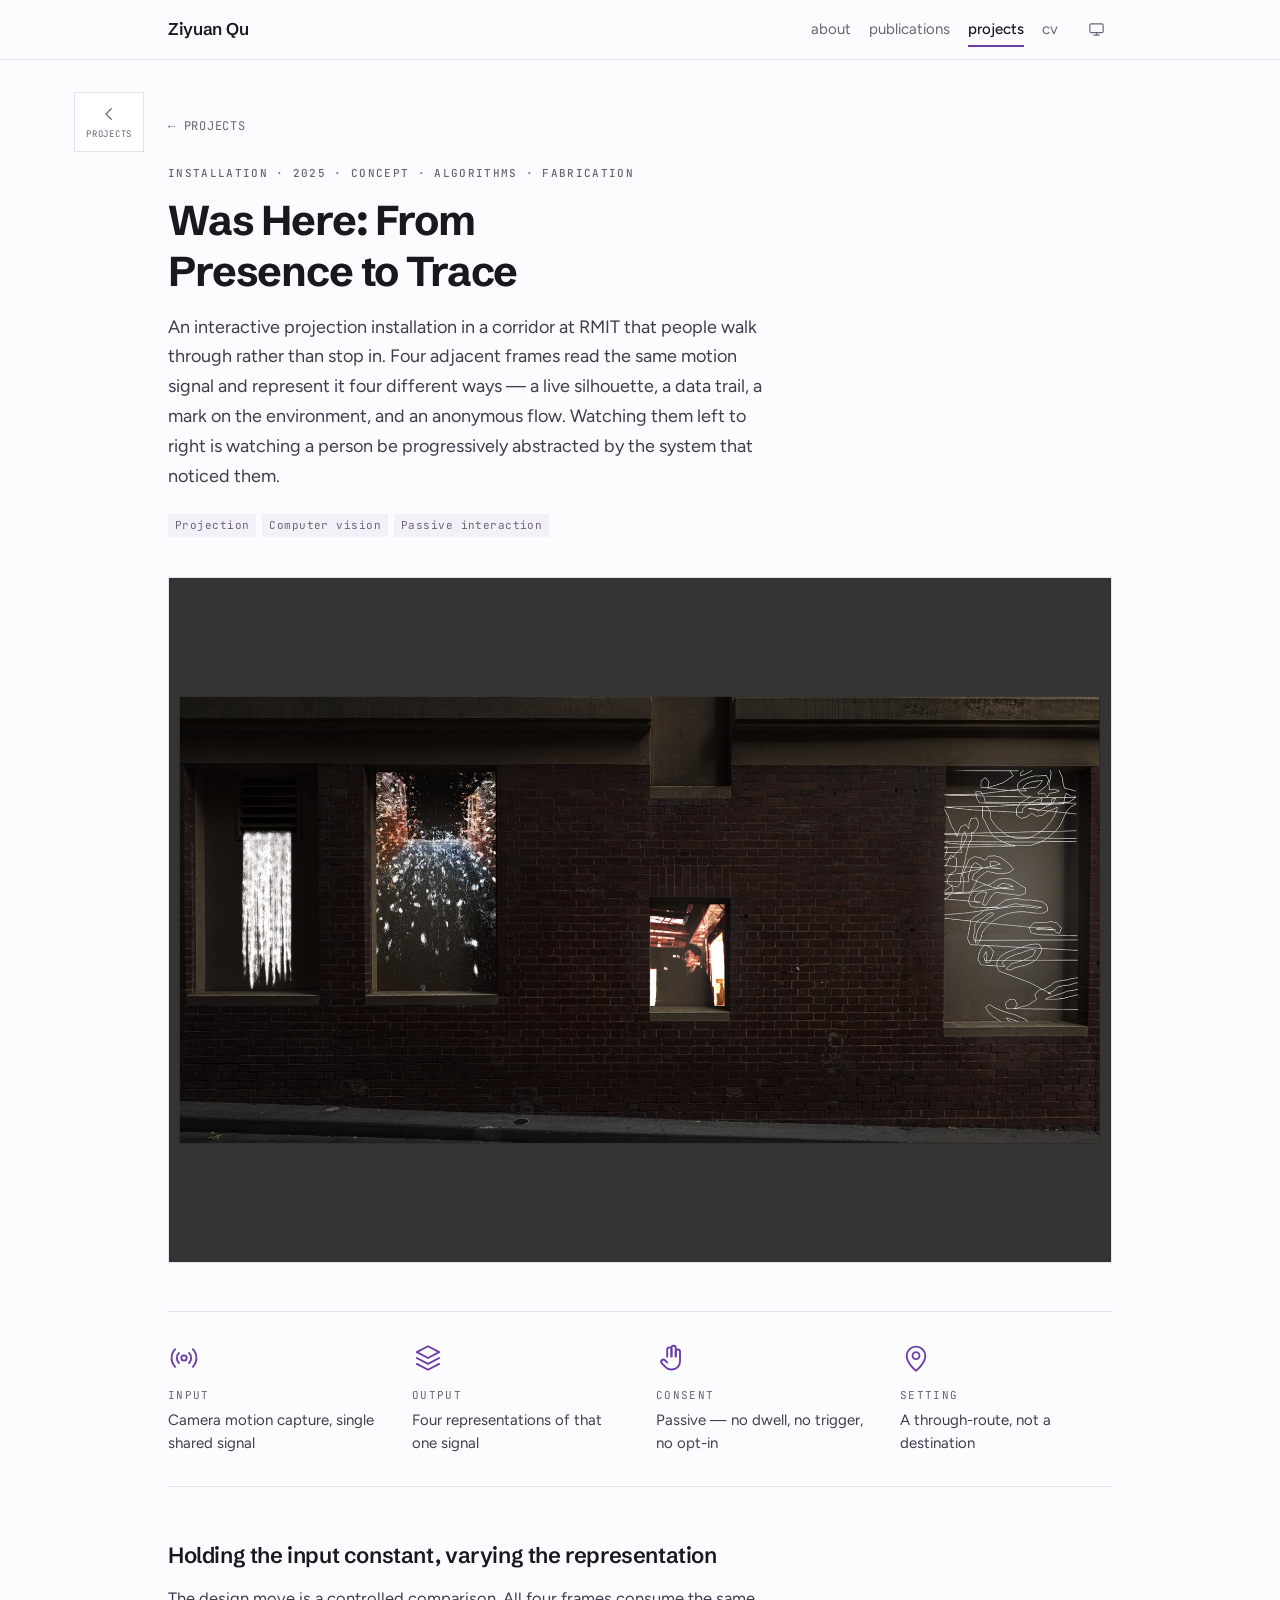
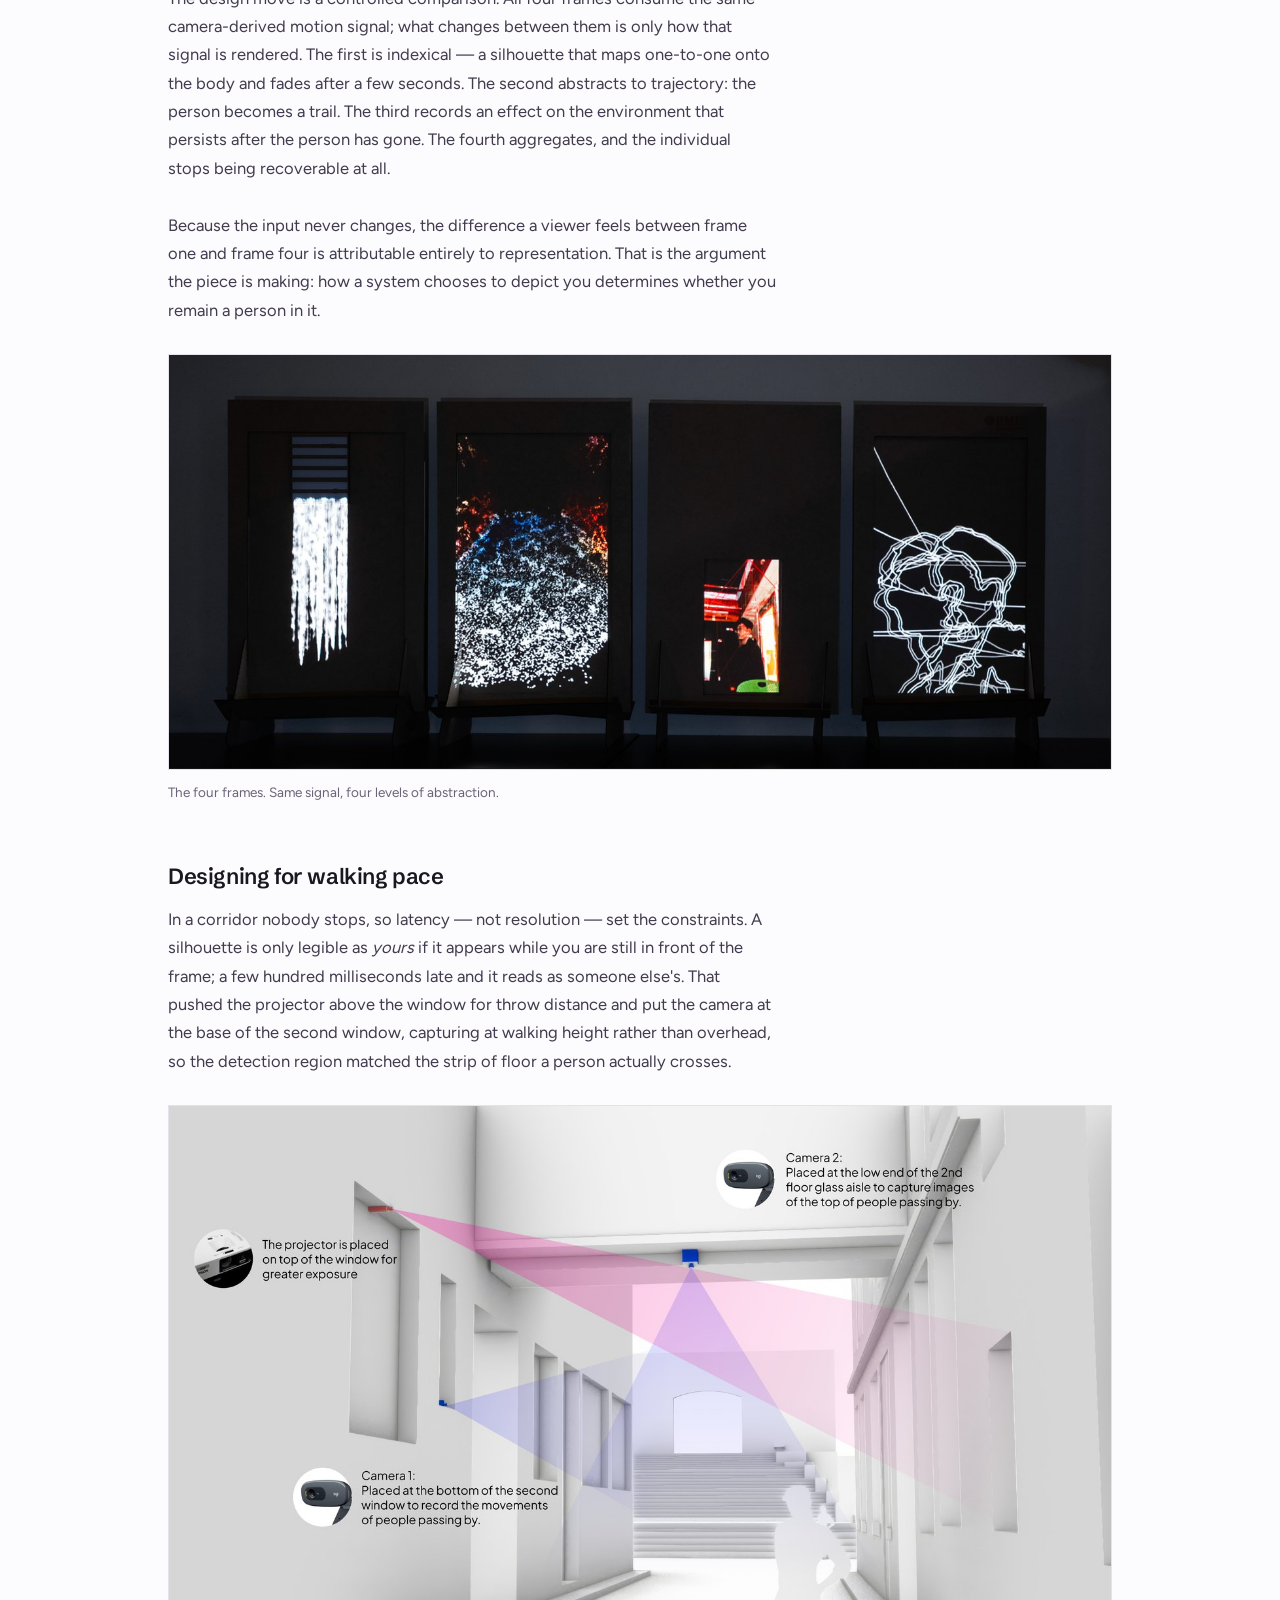
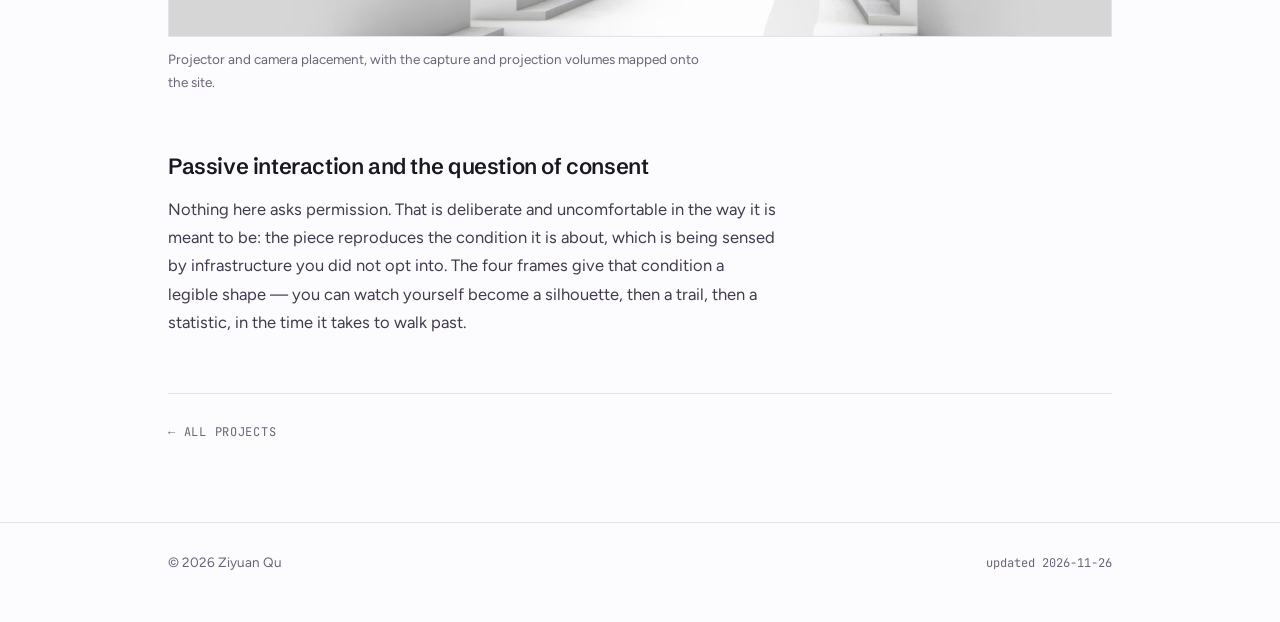
<file: docs/projects/was-here.html>
<!doctype html>
<html lang="en">
<head>
<meta charset="utf-8">
<meta name="viewport" content="width=device-width, initial-scale=1">
<title>Was Here: From Presence to Trace · Ziyuan Qu</title>
<meta name="description" content="A projection installation that holds one motion signal constant and varies how it is represented four times.">
<meta name="author" content="Ziyuan Qu">
<meta property="og:title" content="Was Here: From Presence to Trace · Ziyuan Qu">
<meta property="og:description" content="A projection installation that holds one motion signal constant and varies how it is represented four times.">
<meta property="og:type" content="website">
<meta property="og:site_name" content="Ziyuan Qu">
<link rel="canonical" href="https://ziyuanqu.dev/projects/was-here.html">
<meta property="og:url" content="https://ziyuanqu.dev/projects/was-here.html">
<meta property="og:image" content="https://ziyuanqu.dev/assets/img/og.png">
<meta name="twitter:card" content="summary_large_image">
<meta name="twitter:image" content="https://ziyuanqu.dev/assets/img/og.png">
<link rel="icon" href="/favicon.svg" type="image/svg+xml">
<link rel="apple-touch-icon" href="/assets/img/apple-touch-icon.png">
<script>document.documentElement.classList.add('js');(function(){try{var t=localStorage.getItem('pw-theme');if(t==='light'||t==='dark')document.documentElement.setAttribute('data-theme',t);}catch(e){}})();</script>
<link rel="stylesheet" href="/assets/css/fonts.css?v=1e66fc4d">
<link rel="stylesheet" href="/assets/css/main.css?v=b7ee12cc">
</head>
<body>
<a class="skip" href="#main">Skip to content</a>

<nav class="nav">
  <div class="nav__inner">
    <a class="nav__brand" href="/index.html">Ziyuan Qu</a>
    <button class="nav__menu" type="button" aria-expanded="false" aria-controls="navlinks" aria-label="Menu"><svg viewBox="0 0 24 24" fill="none" stroke="currentColor" stroke-width="1.6" stroke-linecap="round" stroke-linejoin="round" aria-hidden="true"><path d="M4 7h16M4 12h16M4 17h16"/></svg></button>
    <div class="nav__links" id="navlinks">
      <a href="/index.html">about</a><a href="/publications.html">publications</a><a href="/projects.html" aria-current="page">projects</a><a href="/cv.html">cv</a>
      <button class="theme-toggle" type="button" data-state="system" aria-label="Toggle theme"><span data-icon="system"><svg viewBox="0 0 24 24" fill="none" stroke="currentColor" stroke-width="1.6" stroke-linecap="round" stroke-linejoin="round" aria-hidden="true"><rect x="2.6" y="4" width="18.8" height="12.4" rx="2"/><path d="M8.4 20h7.2M12 16.6V20"/></svg></span><span data-icon="light"><svg viewBox="0 0 24 24" fill="none" stroke="currentColor" stroke-width="1.6" stroke-linecap="round" stroke-linejoin="round" aria-hidden="true"><circle cx="12" cy="12" r="4"/><path d="M12 2.6v2.2M12 19.2v2.2M2.6 12h2.2M19.2 12h2.2M5.4 5.4l1.6 1.6M17 17l1.6 1.6M18.6 5.4 17 7M7 17l-1.6 1.6"/></svg></span><span data-icon="dark"><svg viewBox="0 0 24 24" fill="none" stroke="currentColor" stroke-width="1.6" stroke-linecap="round" stroke-linejoin="round" aria-hidden="true"><path d="M20.4 13.6A8.4 8.4 0 1 1 10.4 3.6a6.6 6.6 0 0 0 10 10Z"/></svg></span></button>
    </div>
  </div>
</nav>

<main id="main">
<div class="wrap wrap--wide">
  <a class="pfloat" href="/projects.html" aria-label="Back to all projects">
    <svg viewBox="0 0 24 24" fill="none" stroke="currentColor" stroke-width="1.6" stroke-linecap="round" stroke-linejoin="round" aria-hidden="true"><path d="M15 5 8 12l7 7"/></svg><span>Projects</span>
  </a>
  <p class="pback"><a href="/projects.html">← Projects</a></p>
  <header class="phead">
    <span class="label">Installation · 2025 · Concept · Algorithms · Fabrication</span>
    <h1>Was Here: From Presence to Trace</h1>
    <p class="phead__lead">An interactive projection installation in a corridor at RMIT that people walk through rather than stop
in. Four adjacent frames read the same motion signal and represent it four different ways — a live
silhouette, a data trail, a mark on the environment, and an anonymous flow. Watching them left to right
is watching a person be progressively abstracted by the system that noticed them.</p>
    <div class="phead__foot"><span class="tag">Projection</span><span class="tag">Computer vision</span><span class="tag">Passive interaction</span></div>
    
  </header>
  <div class="phero reveal"><img src="/assets/img/projects/was-here.jpg" alt=""></div>
  <div class="facts reveal"><div class="fact"><span class="fact__icon"><svg viewBox="0 0 24 24" fill="none" stroke="currentColor" stroke-width="1.4" stroke-linecap="round" stroke-linejoin="round" aria-hidden="true"><circle cx="12" cy="12" r="2"/><path d="M8.2 8.2a5.4 5.4 0 0 0 0 7.6"/><path d="M15.8 15.8a5.4 5.4 0 0 0 0-7.6"/><path d="M5.4 5.4a9.4 9.4 0 0 0 0 13.2"/><path d="M18.6 18.6a9.4 9.4 0 0 0 0-13.2"/></svg></span><span class="fact__label">Input</span><span class="fact__value">Camera motion capture, single shared signal</span></div><div class="fact"><span class="fact__icon"><svg viewBox="0 0 24 24" fill="none" stroke="currentColor" stroke-width="1.4" stroke-linecap="round" stroke-linejoin="round" aria-hidden="true"><path d="m12 3.2 8.4 4.4-8.4 4.4-8.4-4.4L12 3.2Z"/><path d="m3.6 12 8.4 4.4 8.4-4.4M3.6 16.4 12 20.8l8.4-4.4"/></svg></span><span class="fact__label">Output</span><span class="fact__value">Four representations of that one signal</span></div><div class="fact"><span class="fact__icon"><svg viewBox="0 0 24 24" fill="none" stroke="currentColor" stroke-width="1.4" stroke-linecap="round" stroke-linejoin="round" aria-hidden="true"><path d="M8.4 11V5.6a1.6 1.6 0 0 1 3.2 0V11"/><path d="M11.6 10.6V4.4a1.6 1.6 0 0 1 3.2 0v6.2"/><path d="M14.8 11V7.2a1.6 1.6 0 0 1 3.2 0v7.4a6 6 0 0 1-6 6h-1a5 5 0 0 1-3.6-1.5l-3-3.1a1.6 1.6 0 0 1 2.3-2.3l1.7 1.6"/></svg></span><span class="fact__label">Consent</span><span class="fact__value">Passive — no dwell, no trigger, no opt-in</span></div><div class="fact"><span class="fact__icon"><svg viewBox="0 0 24 24" fill="none" stroke="currentColor" stroke-width="1.4" stroke-linecap="round" stroke-linejoin="round" aria-hidden="true"><path d="M12 21.5s7-5.6 7-11a7 7 0 1 0-14 0c0 5.4 7 11 7 11Z"/><circle cx="12" cy="10.2" r="2.6"/></svg></span><span class="fact__label">Setting</span><span class="fact__value">A through-route, not a destination</span></div></div>
  <div class="psecs"><section class="psec reveal"><h2>Holding the input constant, varying the representation</h2><div class="psec__body">The design move is a controlled comparison. All four frames consume the same camera-derived motion
signal; what changes between them is only how that signal is rendered. The first is indexical — a
silhouette that maps one-to-one onto the body and fades after a few seconds. The second abstracts to
trajectory: the person becomes a trail. The third records an effect on the environment that persists
after the person has gone. The fourth aggregates, and the individual stops being recoverable at all.
<br><br>
Because the input never changes, the difference a viewer feels between frame one and frame four is
attributable entirely to representation. That is the argument the piece is making: how a system chooses
to depict you determines whether you remain a person in it.</div><figure class="psec__fig"><img src="/assets/img/projects/was-here-frames.jpg" alt="" loading="lazy"><figcaption>The four frames. Same signal, four levels of abstraction.</figcaption></figure></section><section class="psec reveal"><h2>Designing for walking pace</h2><div class="psec__body">In a corridor nobody stops, so latency — not resolution — set the constraints. A silhouette is only
legible as <em>yours</em> if it appears while you are still in front of the frame; a few hundred
milliseconds late and it reads as someone else's. That pushed the projector above the window for throw
distance and put the camera at the base of the second window, capturing at walking height rather than
overhead, so the detection region matched the strip of floor a person actually crosses.</div><figure class="psec__fig"><img src="/assets/img/projects/was-here-plan.jpg" alt="" loading="lazy"><figcaption>Projector and camera placement, with the capture and projection volumes mapped onto the site.</figcaption></figure></section><section class="psec reveal"><h2>Passive interaction and the question of consent</h2><div class="psec__body">Nothing here asks permission. That is deliberate and uncomfortable in the way it is meant to be: the
piece reproduces the condition it is about, which is being sensed by infrastructure you did not opt
into. The four frames give that condition a legible shape — you can watch yourself become a silhouette,
then a trail, then a statistic, in the time it takes to walk past.</div></section></div>
  <p class="pback pback--end"><a href="/projects.html">← All projects</a></p>
</div>
</main>

<footer class="foot">
  <div class="wrap wrap--wide foot__inner">
    <span>© 2026 Ziyuan Qu</span>
    
    <span class="foot__updated">updated 2026-11-26</span>
  </div>
</footer>

<script src="/assets/js/site.js?v=34c1764b" defer></script>
</body>
</html>
</file>
<file: assets/css/fonts.css>
/* 自动生成，请勿手改 —— 重新生成：python tools/fetch_fonts.py
   自托管字体：不依赖 fonts.googleapis.com，大陆可正常访问。 */

/* Figtree · latin-ext */
@font-face {
  font-family: 'Figtree';
  font-style: normal;
  font-weight: 400 700;
  font-display: swap;
  src: url(../fonts/figtree-latin-ext.woff2) format('woff2');
  unicode-range: U+0100-02BA, U+02BD-02C5, U+02C7-02CC, U+02CE-02D7, U+02DD-02FF, U+0304, U+0308, U+0329, U+1D00-1DBF, U+1E00-1E9F, U+1EF2-1EFF, U+2020, U+20A0-20AB, U+20AD-20C0, U+2113, U+2C60-2C7F, U+A720-A7FF;
}

/* Figtree · latin */
@font-face {
  font-family: 'Figtree';
  font-style: normal;
  font-weight: 400 700;
  font-display: swap;
  src: url(../fonts/figtree-latin.woff2) format('woff2');
  unicode-range: U+0000-00FF, U+0131, U+0152-0153, U+02BB-02BC, U+02C6, U+02DA, U+02DC, U+0304, U+0308, U+0329, U+2000-206F, U+20AC, U+2122, U+2191, U+2193, U+2212, U+2215, U+FEFF, U+FFFD;
}

/* JetBrains Mono · latin-ext */
@font-face {
  font-family: 'JetBrains Mono';
  font-style: normal;
  font-weight: 400 500;
  font-display: swap;
  src: url(../fonts/jetbrains-mono-latin-ext.woff2) format('woff2');
  unicode-range: U+0100-02BA, U+02BD-02C5, U+02C7-02CC, U+02CE-02D7, U+02DD-02FF, U+0304, U+0308, U+0329, U+1D00-1DBF, U+1E00-1E9F, U+1EF2-1EFF, U+2020, U+20A0-20AB, U+20AD-20C0, U+2113, U+2C60-2C7F, U+A720-A7FF;
}

/* JetBrains Mono · latin */
@font-face {
  font-family: 'JetBrains Mono';
  font-style: normal;
  font-weight: 400 500;
  font-display: swap;
  src: url(../fonts/jetbrains-mono-latin.woff2) format('woff2');
  unicode-range: U+0000-00FF, U+0131, U+0152-0153, U+02BB-02BC, U+02C6, U+02DA, U+02DC, U+0304, U+0308, U+0329, U+2000-206F, U+20AC, U+2122, U+2191, U+2193, U+2212, U+2215, U+FEFF, U+FFFD;
}

/* Schibsted Grotesk · latin-ext */
@font-face {
  font-family: 'Schibsted Grotesk';
  font-style: normal;
  font-weight: 400 700;
  font-display: swap;
  src: url(../fonts/schibsted-grotesk-latin-ext.woff2) format('woff2');
  unicode-range: U+0100-02BA, U+02BD-02C5, U+02C7-02CC, U+02CE-02D7, U+02DD-02FF, U+0304, U+0308, U+0329, U+1D00-1DBF, U+1E00-1E9F, U+1EF2-1EFF, U+2020, U+20A0-20AB, U+20AD-20C0, U+2113, U+2C60-2C7F, U+A720-A7FF;
}

/* Schibsted Grotesk · latin */
@font-face {
  font-family: 'Schibsted Grotesk';
  font-style: normal;
  font-weight: 400 700;
  font-display: swap;
  src: url(../fonts/schibsted-grotesk-latin.woff2) format('woff2');
  unicode-range: U+0000-00FF, U+0131, U+0152-0153, U+02BB-02BC, U+02C6, U+02DA, U+02DC, U+0304, U+0308, U+0329, U+2000-206F, U+20AC, U+2122, U+2191, U+2193, U+2212, U+2215, U+FEFF, U+FFFD;
}
</file>
<file: assets/css/main.css>
/* ==========================================================================
   Per-Website — 设计语言：整体克制到零装饰，细节全部做足。
   强调色是紫色，中性灰带轻微紫偏，让它看起来是跟强调色一起挑的。
   全站不使用任何圆角：所有边框、图片、按钮一律直角，靠直线和网格取规整感。
   ========================================================================== */

/* --- 1. Tokens ---------------------------------------------------------- */

:root {
  /* 浅色：完整定义一套，深色只覆盖 token */
  --bg:        #fcfbfd;
  --surface:   #ffffff;
  --surface-2: #f3f1f7;
  --ink:       #1a1720;
  --ink-2:     #413b4d;
  --muted:     #6b6478;
  --rule:      #e5e2ec;
  --rule-2:    #cbc6d8;
  --accent:    #6a3da8;   /* 对比度 7.2:1 */
  --accent-2:  #552e8a;
  --accent-wash: #f0eafa;
  --shadow: 0 1px 2px rgb(26 23 32 / 4%), 0 8px 24px -16px rgb(26 23 32 / 20%);

  /* 排版：两款无衬线。标题用紧、有性格的 grotesque，正文用开、易读的。 */
  --display: "Schibsted Grotesk", "PingFang SC", "Microsoft YaHei",
             system-ui, -apple-system, sans-serif;
  --sans:    "Figtree", "PingFang SC", "Microsoft YaHei",
             system-ui, -apple-system, sans-serif;
  --mono:    "JetBrains Mono", ui-monospace, SFMono-Regular, Menlo, Consolas, monospace;

  /* 度量 */
  --measure: 46rem;   /* 正文栏宽，约 65 字符 */
  --wide:    62rem;   /* 网格类内容 */
  --nav-h:   3.75rem;

  /* 动效：全站只有两档时长和一条缓动曲线。
     hover 一律用「线和边」表达——不用阴影、不用位移、不用缩放。 */
  --t:    140ms;                          /* 颜色一类的即时反馈 */
  --t2:   240ms;                          /* 线条擦入这类有行程的 */
  --ease: cubic-bezier(.2, .7, .3, 1);    /* 起步快、收尾稳 */
}

@media (prefers-color-scheme: dark) {
  :root:not([data-theme="light"]) {
    --bg:        #0f0d14;
    --surface:   #17141e;
    --surface-2: #1f1b29;
    --ink:       #eae7f0;
    --ink-2:     #c7c2d4;
    --muted:     #948da6;
    --rule:      #2a2536;
    --rule-2:    #3d3650;
    --accent:    #b79bf0;   /* 对比度 8.2:1 */
    --accent-2:  #cdb8f8;
    --accent-wash: #251d3b;
    --shadow: 0 1px 2px rgb(0 0 0 / 40%), 0 8px 24px -16px rgb(0 0 0 / 70%);
  }
}

:root[data-theme="dark"] {
  --bg:        #0f0d14;
  --surface:   #17141e;
  --surface-2: #1f1b29;
  --ink:       #eae7f0;
  --ink-2:     #c7c2d4;
  --muted:     #948da6;
  --rule:      #2a2536;
  --rule-2:    #3d3650;
  --accent:    #b79bf0;
  --accent-2:  #cdb8f8;
  --accent-wash: #251d3b;
  --shadow: 0 1px 2px rgb(0 0 0 / 40%), 0 8px 24px -16px rgb(0 0 0 / 70%);
}

/* --- 2. Reset ----------------------------------------------------------- */

*, *::before, *::after { box-sizing: border-box; }

html { -webkit-text-size-adjust: 100%; scroll-behavior: smooth; }

@media (prefers-reduced-motion: reduce) {
  html { scroll-behavior: auto; }
  *, *::before, *::after {
    animation-duration: .01ms !important;
    transition-duration: .01ms !important;
  }
}

body {
  margin: 0;
  background: var(--bg);
  color: var(--ink);
  font-family: var(--sans);
  font-size: 1rem;
  line-height: 1.7;
  -webkit-font-smoothing: antialiased;
  text-rendering: optimizeLegibility;
}

img, svg, video { max-width: 100%; height: auto; display: block; }

/* --- 3. 排版 ------------------------------------------------------------ */

/* 无衬线标题靠“紧 + 重”跟正文拉开距离，而不是靠换字族的味道 */
h1, h2, h3, h4 {
  font-family: var(--display);
  font-weight: 600;
  line-height: 1.22;
  letter-spacing: -.018em;
  text-wrap: balance;
  margin: 0;
}

h1 { font-size: clamp(1.9rem, 1.4rem + 1.8vw, 2.6rem); font-weight: 700; letter-spacing: -.028em; }
h2 { font-size: 1.5rem; }
h3 { font-size: 1.15rem; font-family: var(--sans); font-weight: 600; letter-spacing: -.006em; }

p { margin: 0 0 1.1em; }
p:last-child { margin-bottom: 0; }

/* 正文链接：用 text-decoration 而不是 border-bottom。
   下划线本身不参与布局，所以颜色和 offset 都能平滑过渡而不会推动文字；
   hover 时下划线加深、并往下让出一点距离，是排版书里的做法，不是发光。 */
a {
  color: var(--accent);
  text-decoration: underline;
  text-decoration-thickness: 1px;
  text-decoration-color: color-mix(in srgb, currentColor 30%, transparent);
  text-underline-offset: .16em;
  transition: color var(--t) var(--ease),
              text-decoration-color var(--t) var(--ease),
              text-underline-offset var(--t2) var(--ease);
}
a:hover {
  color: var(--accent-2);
  text-decoration-color: currentColor;
  text-underline-offset: .24em;
}
/* 导航和按钮完全不要下划线 */
.nav__brand, .nav__links a, .socials a, a.pill,
.profile__role a, .section__more { text-decoration: none; }

/* 标题类链接：静止时下划线透明，hover 才淡入。
   因为线一直占着位，淡入淡出不会让标题跳动。 */
.pub__title a, .card__title a, .post-item__title a {
  text-decoration: underline;
  text-decoration-thickness: 1px;
  text-decoration-color: transparent;
  text-underline-offset: .18em;
  transition: color var(--t) var(--ease), text-decoration-color var(--t) var(--ease);
}
.pub__title a:hover, .card__title a:hover,
.post-item__title a:hover {
  color: var(--accent);
  text-decoration-color: color-mix(in srgb, var(--accent) 45%, transparent);
}

:focus-visible { outline: 2px solid var(--accent); outline-offset: 3px; }

strong { font-weight: 600; color: var(--ink); }
code, kbd { font-family: var(--mono); font-size: .875em; }

/* 小号全大写标签 —— 全站统一的“元信息”声音 */
.label {
  font-family: var(--mono);
  font-size: .688rem;
  letter-spacing: .12em;
  text-transform: uppercase;
  color: var(--muted);
  font-weight: 500;
}

/* --- 4. 骨架 ------------------------------------------------------------ */

.skip {
  position: absolute; left: .5rem; top: -3rem; z-index: 100;
  background: var(--surface); color: var(--ink);
  padding: .5rem .875rem; border: 1px solid var(--rule-2);
  transition: top .15s ease;
}
.skip:focus { top: .5rem; }

.wrap { width: 100%; max-width: var(--measure); margin-inline: auto; padding-inline: 1.5rem; }
.wrap--wide { max-width: var(--wide); }

main { padding-block: 3.5rem 5rem; }

/* --- 5. 顶栏 ------------------------------------------------------------ */

.nav {
  position: sticky; top: 0; z-index: 50;
  height: var(--nav-h);
  background: color-mix(in srgb, var(--bg) 88%, transparent);
  backdrop-filter: saturate(180%) blur(12px);
  border-bottom: 1px solid var(--rule);
}
.nav__inner {
  height: 100%; max-width: var(--wide); margin-inline: auto; padding-inline: 1.5rem;
  display: flex; align-items: center; gap: 1.25rem;
}
.nav__brand {
  font-family: var(--display); font-size: 1.0625rem; font-weight: 600;
  color: var(--ink); letter-spacing: -.018em; white-space: nowrap;
  transition: color var(--t) var(--ease);
}
.nav__brand:hover { color: var(--accent); }

.nav__links { display: flex; align-items: center; gap: 1.125rem; margin-left: auto; }
.nav__links a {
  color: var(--muted); font-size: .9375rem;
  position: relative; padding-block: .25rem;
  transition: color var(--t) var(--ease);
}
.nav__links a:hover { color: var(--ink); }

/* 当前页和 hover 用同一条下划线，区别只在它是否已经淡入。 */
.nav__links a::after {
  content: ""; position: absolute; left: 0; right: 0; bottom: -.0625rem;
  height: 2px; background: var(--accent);
  opacity: 0;
  transition: opacity var(--t2) var(--ease);
}
.nav__links a:hover::after,
.nav__links a[aria-current="page"]::after { opacity: 1; }
.nav__links a[aria-current="page"] { color: var(--ink); font-weight: 500; }

.theme-toggle {
  display: grid; place-items: center;
  width: 2rem; height: 2rem; padding: 0; margin-left: .25rem;
  background: none; border: 1px solid transparent;
  color: var(--muted); cursor: pointer;
  transition: color var(--t) var(--ease), border-color var(--t) var(--ease);
}
.theme-toggle:hover { color: var(--ink); border-color: var(--rule-2); }
.theme-toggle svg { width: 1.0625rem; height: 1.0625rem; }
/* 三态图标：由 data-state 决定显示哪一个 */
.theme-toggle [data-icon] { display: none; }
.theme-toggle[data-state="system"] [data-icon="system"],
.theme-toggle[data-state="light"]  [data-icon="light"],
.theme-toggle[data-state="dark"]   [data-icon="dark"] { display: block; }

.nav__menu { display: none; }

@media (max-width: 40rem) {
  .nav__links {
    position: absolute; top: var(--nav-h); left: 0; right: 0;
    flex-direction: column; align-items: stretch; gap: 0;
    background: var(--surface); border-bottom: 1px solid var(--rule);
    padding: .5rem 1.5rem 1rem;
    box-shadow: var(--shadow);
  }
  .nav__links[hidden] { display: none; }
  .nav__links a { padding-block: .5rem; font-size: 1rem; }
  .nav__links a[aria-current="page"]::after { display: none; }
  .nav__links a[aria-current="page"] { color: var(--accent); }
  .nav__menu {
    display: grid; place-items: center; margin-left: auto;
    width: 2rem; height: 2rem; padding: 0;
    background: none; border: 1px solid transparent;
    color: var(--muted); cursor: pointer;
  }
  .nav__menu:hover { color: var(--ink); border-color: var(--rule-2); }
  .nav__menu svg { width: 1.125rem; height: 1.125rem; }
  .theme-toggle { margin-left: 0; }
}

/* --- 6. 页头 ------------------------------------------------------------ */

.page-head { margin-bottom: 2.75rem; }
.page-head .label { display: block; margin-bottom: .625rem; }
.page-head p { color: var(--ink-2); font-size: 1.0625rem; margin-top: .75rem; max-width: 42rem; }

/* --- 7. 首页 profile ---------------------------------------------------- */

.profile { display: grid; gap: 2rem; margin-bottom: 3.5rem; }
@media (min-width: 44rem) {
  .profile { grid-template-columns: 1fr 13.5rem; align-items: start; gap: 2.75rem; }
  .profile__aside { order: 2; position: sticky; top: calc(var(--nav-h) + 2rem); }
  .profile__main  { order: 1; }
}
/* 窄屏：头像缩到约三分之一宽、靠左上，联系方式排在它右边。
   全宽头像会吃掉一整屏，人还没看到名字就得先滚动。 */
@media (max-width: 44rem) {
  .profile { gap: 1.5rem; margin-bottom: 2.5rem; }
  .profile__aside {
    display: grid; grid-template-columns: minmax(0, 33%) 1fr;
    gap: 1rem; align-items: start;
  }
  .profile__photo { max-width: 8.5rem; }
  .profile__contact { margin-top: .125rem; }
}

/* 竖版 3:4 —— 人像比正方形更适合作头像 */
.profile__photo {
  width: 100%; aspect-ratio: 3 / 4; object-fit: cover;
  border: 1px solid var(--rule);
  background: var(--surface-2);
}
/* 还没放照片时，用姓名首字母顶上，别留一块空洞 */
.profile__photo--empty {
  display: grid; place-items: center;
  font-family: var(--display); font-size: 3rem; font-weight: 600;
  color: var(--rule-2); letter-spacing: .02em;
}

.profile__contact { margin-top: 1.125rem; display: flex; flex-direction: column; gap: .4rem; }
.profile__contact div { font-size: .875rem; color: var(--muted); display: flex; gap: .5rem; }
.profile__contact span:first-child { color: var(--rule-2); flex: none; }

.profile__name { margin-bottom: .375rem; }
/* 代词：跟在姓名后的小字，不抢主标题的重量 */
.pronouns {
  font-family: var(--mono); font-size: .75rem; font-weight: 500;
  letter-spacing: .04em; color: var(--muted);
  margin-left: .625rem; vertical-align: .42em; white-space: nowrap;
}
.profile__role { color: var(--muted); font-size: .9375rem; margin-bottom: 1.375rem; }
.profile__role a { color: var(--muted); }
.profile__role a:hover { color: var(--accent); }
.profile__bio { color: var(--ink-2); font-size: .9688rem; line-height: 1.68; }
.profile__bio p { margin-bottom: .875em; }

/* 学术社交图标：一排直角方块。hover 时底色从下往上灌满，
   用 background-size 走行程，不用伪元素——省掉一层堆叠上下文。 */
.socials { display: flex; flex-wrap: wrap; gap: .375rem; margin-top: 1.5rem; }
.socials a {
  display: grid; place-items: center; width: 2.125rem; height: 2.125rem;
  border: 1px solid var(--rule); color: var(--muted);
  background-image: linear-gradient(var(--accent-wash), var(--accent-wash));
  background-repeat: no-repeat; background-position: 0 100%; background-size: 100% 0;
  transition: color var(--t) var(--ease), border-color var(--t) var(--ease),
              background-size var(--t2) var(--ease);
}
.socials a:hover { color: var(--accent); border-color: var(--accent); background-size: 100% 100%; }
.socials svg { width: 1.0625rem; height: 1.0625rem; }

/* --- 8. 通用区块 -------------------------------------------------------- */

.section { margin-top: 3.25rem; }
.section__head {
  display: flex; align-items: baseline; gap: .875rem;
  padding-bottom: .625rem; margin-bottom: 1.25rem;
  border-bottom: 1px solid var(--rule);
}
.section__head h2 { font-size: 1.25rem; }
.section__more { margin-left: auto; font-size: .875rem; }

/* Research Interests：单独一段说明文字，比 bio 稍宽松一点，
   栏宽卡在 62 字符左右，长段落才不会读得费劲。 */
.ri { font-size: 1rem; line-height: 1.72; color: var(--ink-2); max-width: 36rem; }

/* --- 9. News（日期左栏 + 内容右栏） ------------------------------------- */

.news { display: flex; flex-direction: column; }
.news__item {
  display: grid; grid-template-columns: 5.5rem 1fr; gap: 1rem;
  padding-block: .6875rem;
  border-bottom: 1px dashed var(--rule);
  font-size: .9375rem;
}
.news__item:last-child { border-bottom: none; }
.news__date {
  font-family: var(--mono); font-size: .75rem; color: var(--muted);
  font-variant-numeric: tabular-nums; padding-top: .2rem; white-space: nowrap;
}
.news__body { color: var(--ink-2); }
@media (max-width: 30rem) {
  .news__item { grid-template-columns: 1fr; gap: .125rem; }
}

/* --- 10. 论文条目 —— 全站最讲究的一块 ---------------------------------- */

.year-head {
  display: flex; align-items: center; gap: 1rem;
  margin: 2.5rem 0 1.125rem;
}
.year-head:first-child { margin-top: 0; }
.year-head span {
  font-family: var(--display); font-size: 1.5rem; font-weight: 600;
  color: var(--ink); font-variant-numeric: tabular-nums; letter-spacing: -.022em;
}
.year-head::after { content: ""; flex: 1; height: 1px; background: var(--rule); }

/* 缩略图比首屏的作品图小一档，但要大到能认出图里是什么 */
.pub {
  display: grid; grid-template-columns: 11.5rem 1fr; gap: 1.5rem;
  padding: 1.5rem 0;
  border-bottom: 1px solid var(--rule);
}
.pub:last-child { border-bottom: none; }
@media (max-width: 38rem) {
  .pub { grid-template-columns: 1fr; gap: 1rem; }
  .pub__thumb { max-width: 16rem; }
}

.pub__thumb {
  width: 100%; aspect-ratio: 4 / 3; object-fit: cover;
  border: 1px solid var(--rule); background: var(--surface-2);
  transition: border-color var(--t) var(--ease);
}
/* 鼠标落在条目任意位置，缩略图边框就跟着响应——整条是一个整体 */
.pub:hover .pub__thumb { border-color: color-mix(in srgb, var(--accent) 40%, var(--rule)); }
/* 没有配图时不留空洞，给一块带首字母的占位 */
.pub__thumb--empty {
  display: grid; place-items: center;
  font-family: var(--display); font-size: 2.5rem; font-weight: 600; color: var(--rule-2);
}

.pub__title {
  font-family: var(--sans); font-size: 1.0625rem; font-weight: 600;
  line-height: 1.45; margin: 0 0 .25rem; letter-spacing: -.006em;
}
.pub__title a { color: var(--ink); }

.pub__authors { font-size: .9375rem; font-style: italic; color: var(--ink-2); margin-bottom: .1875rem; }
.pub__authors b { font-style: normal; font-weight: 600; color: var(--ink); }

.pub__venue {
  font-size: .875rem; color: var(--muted); margin-bottom: .625rem;
  font-variant-numeric: tabular-nums;
}
.pub__venue em { font-style: normal; color: var(--ink-2); font-weight: 500; }

/* 荣誉：行内小徽章，不另开栏目 */
.award {
  display: inline-block; margin-left: .4375rem;
  font-family: var(--mono); font-size: .6875rem; font-weight: 500;
  letter-spacing: .03em; vertical-align: .08em;
  color: var(--accent); background: var(--accent-wash);
  border: 1px solid color-mix(in srgb, var(--accent) 28%, transparent);
  padding: .0625rem .375rem;
}

/* 直角小方按钮排。
   .pills 的直接子元素会被 flex 容器块级化，但 <summary> 里的那颗 pill 不会——
   行内盒的垂直 padding/border 不进入行高，两者会差几个像素且基线错位。
   所以 pill 必须自己声明 inline-flex + 固定行高，不依赖所处的上下文。 */
.pills { display: flex; flex-wrap: wrap; gap: .375rem; align-items: flex-start; }
.pill {
  display: inline-flex; align-items: center; justify-content: center;
  line-height: 1.45;
  font-family: var(--mono); font-size: .6875rem; font-weight: 500;
  letter-spacing: .05em; text-transform: uppercase;
  color: var(--muted);
  background-color: var(--surface);
  background-image: linear-gradient(var(--accent-wash), var(--accent-wash));
  background-repeat: no-repeat; background-position: 0 100%; background-size: 100% 0;
  border: 1px solid var(--rule-2);
  padding: .1875rem .625rem; cursor: pointer;
  transition: color var(--t) var(--ease), border-color var(--t) var(--ease),
              background-size var(--t2) var(--ease);
}
.pill:hover {
  color: var(--accent); border-color: var(--accent);
  background-size: 100% 100%;
}

/* 就地展开：用原生 <details>，零 JS、键盘可达 */
/* 就地展开：抽屉不放在 <details> 内部，而是作为按钮行的兄弟节点放在行外面。
   放在里面的话，展开时那个 details 会被撑成整行宽，把同排按钮全挤走。
   现在 <details> 只留一个 summary，抽屉的显隐由 :has() 读它的 open 状态。 */
.pub__act { display: flex; flex-direction: column; gap: .625rem; }

/* details → summary → pill 这条链上只要还剩一个行盒，line-height 的 leading
   就会把 pill 往下顶几个像素，跟同排的按钮对不齐。整条链用 flex 杜绝行盒。 */
.tgl { display: flex; }
.tgl > summary { list-style: none; display: flex; }
.tgl > summary::-webkit-details-marker { display: none; }
.tgl[open] > summary .pill { color: var(--accent); border-color: var(--accent); background-size: 100% 100%; }

@supports selector(:has(*)) {
  .pub__act > .drawer { display: none; }
  .pub__act:has(.tgl--abs[open]) > .drawer--abs { display: block; }
  .pub__act:has(.tgl--bib[open]) > .drawer--bib { display: block; }
}
/* 没有 :has() 的老浏览器：干脆藏掉切换钮，抽屉常开，内容不会丢 */
@supports not selector(:has(*)) {
  .pub__act .tgl { display: none; }
}

.drawer {
  padding: .875rem 1rem;
  background: var(--surface-2);
  border-left: 2px solid var(--accent);
  font-size: .9063rem; color: var(--ink-2); line-height: 1.65;
}
.drawer--bib { padding: 0; border-left-color: var(--rule-2); position: relative; }
.drawer--bib pre {
  margin: 0; padding: .875rem 1rem; overflow-x: auto;
  font-family: var(--mono); font-size: .75rem; line-height: 1.6; color: var(--ink-2);
}
.copy-bib {
  position: absolute; top: .5rem; right: .5rem;
  font-family: var(--mono); font-size: .6563rem; letter-spacing: .06em; text-transform: uppercase;
  color: var(--muted); background: var(--surface); border: 1px solid var(--rule-2);
  padding: .125rem .4375rem; cursor: pointer;
  transition: color var(--t) var(--ease), border-color var(--t) var(--ease);
}
.copy-bib:hover { color: var(--accent); border-color: var(--accent); }

/* --- 11. 作品：首页用小卡网格，Projects 页用大图长条 -------------------- */

/* 首页的三格预览 */
.grid { display: grid; gap: 1.25rem; grid-template-columns: 1fr; }
@media (min-width: 34rem) { .grid { grid-template-columns: repeat(2, 1fr); } }
@media (min-width: 52rem) { .grid--3 { grid-template-columns: repeat(3, 1fr); } }

/* hover 用顶边一条 2px 强调线从左擦入，代替「浮起来 + 投影」那套。
   scaleX 只在合成层上跑，不触发重排重绘，卡片本身纹丝不动。 */
.card {
  position: relative;
  display: flex; flex-direction: column;
  background: var(--surface); border: 1px solid var(--rule);
  transition: border-color var(--t) var(--ease);
}
/* 紫条放底边而不是顶边。顶边紧挨着封面图，图一深色就整条糊进去；
   底边贴的是卡片正文区的背景（浅色白 / 深色 #17141e），两种主题都看得清。 */
.card::after {
  content: ""; position: absolute; inset: auto -1px -1px -1px; height: 2px;
  background: var(--accent);
  opacity: 0;
  transition: opacity var(--t2) var(--ease);
}
.card:hover { border-color: var(--rule-2); }
.card:hover::after { opacity: 1; }
.card__media {
  width: 100%; aspect-ratio: 16 / 10; object-fit: cover;
  background: var(--surface-2); border-bottom: 1px solid var(--rule);
}
.card__media--empty {
  display: grid; place-items: center;
  font-family: var(--display); font-size: 2.25rem; font-weight: 600; color: var(--rule-2);
}
.card__body { padding: 1rem 1.125rem 1.125rem; display: flex; flex-direction: column; gap: .4375rem; flex: 1; }
.card__title { font-size: 1.0313rem; font-weight: 600; line-height: 1.4; }
.card__title a { color: var(--ink); }
.card__desc { font-size: .9063rem; color: var(--muted); line-height: 1.6; flex: 1; }
.card__foot { display: flex; flex-wrap: wrap; gap: .375rem; align-items: center; margin-top: .1875rem; }

.tag {
  font-family: var(--mono); font-size: .6875rem; letter-spacing: .04em;
  color: var(--muted); background: var(--surface-2);
  padding: .125rem .4375rem;
}

/* --- 12. CV ------------------------------------------------------------- */

.cv-block { margin-top: 2.5rem; }
.cv-row {
  display: grid; grid-template-columns: 8.5rem 1fr; gap: 1.25rem;
  padding-block: .875rem;
  border-bottom: 1px solid var(--rule);
}
.cv-row:last-child { border-bottom: none; }
.cv-row__when {
  font-family: var(--mono); font-size: .8125rem; color: var(--muted);
  font-variant-numeric: tabular-nums; padding-top: .1875rem; white-space: nowrap;
}
.cv-row__what strong { display: block; font-size: 1rem; font-weight: 600; }
.cv-row__where { font-size: .9375rem; color: var(--ink-2); }
.cv-row__note { font-size: .9063rem; color: var(--muted); margin-top: .1875rem; }

/* 机构徽标：透明底，不加底板方块。
   多数徽标（RMIT 红、EGL 黄、Aalto 黑底白字）在两种主题下都成立；
   只有深色单色徽标（如深技大的深蓝）需要在深色主题下反相，
   由 data 里的 logo_invert_dark 打上 --flip 标记。 */
/* 格子比方形徽章宽：企业字标是横向的（腾讯 5.3:1、网易互娱 2.8:1），
   40px 见方时只有 7px 高、完全读不出来。88×40 下腾讯约 16px 高可读，
   方形校徽仍受高度上限约束、维持 40×40 不变。 */
.cv-block--logos .cv-row { grid-template-columns: 5.5rem 8.5rem 1fr; gap: 1rem 1.125rem; }
.cv-row__logo {
  width: 5.5rem; height: 2.5rem; margin-top: .0625rem;
  display: grid; place-items: center;
}
/* max-height 必须写绝对值。百分比在这里解析不出高度，
   格子还是 40px 宽时是 max-width 在限制方形徽标，看不出问题；
   格子加宽到 88px 后宽度限制放开，方形徽标就撑到 88px 了。 */
.cv-row__logo img { max-width: 100%; max-height: 2.5rem; object-fit: contain; }

/* 有官方反白版时按主题换文件。三种主题状态都要覆盖：
   跟随系统（无 data-theme）、显式浅色、显式深色。 */
.cv-row__logo .logo-dark { display: none; }
@media (prefers-color-scheme: dark) {
  :root:not([data-theme="light"]) .cv-row__logo .logo-light { display: none; }
  :root:not([data-theme="light"]) .cv-row__logo .logo-dark  { display: block; }
}
:root[data-theme="dark"] .cv-row__logo .logo-light { display: none; }
:root[data-theme="dark"] .cv-row__logo .logo-dark  { display: block; }

/* invert + hue-rotate(180deg) 只翻转明度、保留色相，
   所以深蓝会变成浅蓝而不是变成橙色。 */
@media (prefers-color-scheme: dark) {
  :root:not([data-theme="light"]) .cv-row__logo--flip img {
    filter: invert(1) hue-rotate(180deg);
  }
}
:root[data-theme="dark"] .cv-row__logo--flip img {
  filter: invert(1) hue-rotate(180deg);
}

@media (max-width: 32rem) {
  .cv-row { grid-template-columns: 1fr; gap: .25rem; }
  /* 窄屏改成徽标在左、文字在右的两列，时间行跨满 */
  .cv-block--logos .cv-row { grid-template-columns: 4rem 1fr; gap: .25rem .875rem; }
  .cv-row__logo { width: 4rem; }
  .cv-block--logos .cv-row__when { grid-column: 2; }
  .cv-block--logos .cv-row__what { grid-column: 2; }
}

/* --- 13. 文章列表 / 正文 ------------------------------------------------ */

.post-list { display: flex; flex-direction: column; }
.post-item {
  display: grid; grid-template-columns: 6rem 1fr; gap: 1.25rem;
  padding-block: 1rem; border-bottom: 1px solid var(--rule);
}
.post-item:last-child { border-bottom: none; }
.post-item__date {
  font-family: var(--mono); font-size: .75rem; color: var(--muted);
  font-variant-numeric: tabular-nums; padding-top: .3125rem;
}
.post-item__title { font-size: 1.0625rem; font-weight: 600; line-height: 1.45; }
.post-item__title a { color: var(--ink); }
.post-item__excerpt { font-size: .9375rem; color: var(--muted); margin-top: .1875rem; }
@media (max-width: 32rem) {
  .post-item { grid-template-columns: 1fr; gap: .25rem; }
}

.prose { font-size: 1.0625rem; color: var(--ink-2); }
.prose h2 { margin: 2.25rem 0 .875rem; font-size: 1.375rem; color: var(--ink); }
.prose h3 { margin: 1.75rem 0 .625rem; color: var(--ink); }
.prose ul, .prose ol { padding-left: 1.25rem; margin: 0 0 1.1em; }
.prose li { margin-bottom: .375rem; }
.prose blockquote {
  margin: 1.5rem 0; padding: .25rem 0 .25rem 1.125rem;
  border-left: 2px solid var(--accent); color: var(--muted); font-style: italic;
}
.prose pre {
  background: var(--surface-2); padding: 1rem;
  overflow-x: auto; font-family: var(--mono); font-size: .8438rem; line-height: 1.6;
  margin: 0 0 1.1em;
}
.prose :not(pre) > code {
  background: var(--surface-2); padding: .0938rem .3125rem;
}
.prose img { border: 1px solid var(--rule); margin: 1.5rem 0; }
.prose hr { border: none; border-top: 1px solid var(--rule); margin: 2.25rem 0; }

/* --- 14. 游戏手记 ------------------------------------------------------- */

.plays { display: flex; flex-direction: column; }
.play {
  display: grid; grid-template-columns: 4.5rem 1fr; gap: 1.25rem;
  padding-block: 1.375rem; border-bottom: 1px solid var(--rule);
}
.play:last-child { border-bottom: none; }
.play__cover {
  width: 4.5rem; aspect-ratio: 3 / 4; object-fit: cover;
  border: 1px solid var(--rule); background: var(--surface-2);
}
.play__cover--empty {
  display: grid; place-items: center;
  font-family: var(--display); font-size: 1.5rem; font-weight: 600; color: var(--rule-2);
}
.play__head { display: flex; flex-wrap: wrap; align-items: baseline; gap: .5rem .625rem; margin-bottom: .375rem; }
.play__title { font-size: 1.0313rem; font-weight: 600; line-height: 1.4; }
.play__meta {
  font-family: var(--mono); font-size: .6875rem; color: var(--muted);
  letter-spacing: .04em; font-variant-numeric: tabular-nums;
}
.play__take { font-size: .9688rem; color: var(--ink-2); line-height: 1.65; }
/* 一句话“带走的东西”——这条是给专业读者看的 */
.play__lesson {
  margin-top: .625rem; padding-left: .75rem;
  border-left: 2px solid var(--accent);
  font-size: .9063rem; color: var(--muted);
}
.play__lesson b {
  font-family: var(--mono); font-size: .6563rem; letter-spacing: .1em;
  text-transform: uppercase; color: var(--accent); font-weight: 500;
  margin-right: .5rem;
}

/* 评分：五个小方块，不用星星 */
.rating { display: inline-flex; gap: 2px; vertical-align: .06em; }
.rating i { width: .375rem; height: .375rem; background: var(--rule-2); }
.rating i.on { background: var(--accent); }

/* --- 15. 页脚 ----------------------------------------------------------- */

.foot {
  border-top: 1px solid var(--rule);
  padding-block: 1.75rem 3rem;
  font-size: .8438rem; color: var(--muted);
}
.foot__inner { display: flex; flex-wrap: wrap; gap: .5rem 1.25rem; align-items: baseline; }
.foot__updated { margin-left: auto; font-family: var(--mono); font-size: .75rem; font-variant-numeric: tabular-nums; }

/* --- 16. 杂项 ----------------------------------------------------------- */

.empty {
  padding: 2rem 0; color: var(--muted); font-size: .9375rem;
  border-top: 1px dashed var(--rule); border-bottom: 1px dashed var(--rule);
}
.vh {
  position: absolute; width: 1px; height: 1px; overflow: hidden;
  clip: rect(0 0 0 0); clip-path: inset(50%); white-space: nowrap;
}

/* --- 17. 作品详情页 ------------------------------------------------------ */

.pback {
  font-family: var(--mono); font-size: .75rem; letter-spacing: .06em;
  text-transform: uppercase; margin-bottom: 1.75rem;
}
.pback a { color: var(--muted); text-decoration: none; }
.pback a:hover { color: var(--accent); }
.pback--end {
  margin: 3.5rem 0 0; padding-top: 1.75rem; border-top: 1px solid var(--rule);
}

.phead { margin-bottom: 2.5rem; }
.phead .label { display: block; margin-bottom: .75rem; }
.phead h1 { margin-bottom: 1rem; max-width: 22ch; }
.phead__lead { font-size: 1.125rem; line-height: 1.66; color: var(--ink-2); max-width: 38rem; }
.phead__foot { display: flex; flex-wrap: wrap; gap: .375rem; margin-top: 1.375rem; }
.phead .pills { margin-top: .75rem; }

.phero { margin-bottom: 3rem; }
/* 头图和正文配图都保持原比例——这些是带标注的技术图，
   裁成统一比例会切掉标注。只有列表页卡片需要统一，所以只裁那一张。 */
.phero img {
  width: 100%; height: auto;
  border: 1px solid var(--rule); background: var(--surface-2);
}

/* 一眼看清的关键信息：大号线性图标 + 小标签 + 值 */
.facts {
  display: grid; gap: 1.75rem 2rem; grid-template-columns: 1fr;
  margin-bottom: 3.5rem; padding-block: 1.875rem;
  border-block: 1px solid var(--rule);
}
@media (min-width: 34rem) { .facts { grid-template-columns: repeat(2, 1fr); } }
@media (min-width: 52rem) { .facts { grid-template-columns: repeat(4, 1fr); } }
.fact { display: flex; flex-direction: column; }
.fact__icon { color: var(--accent); }
.fact__icon svg { width: 2rem; height: 2rem; }
.fact__label {
  font-family: var(--mono); font-size: .6875rem; letter-spacing: .12em;
  text-transform: uppercase; color: var(--muted); margin: .75rem 0 .3125rem;
}
.fact__value { font-size: .9375rem; color: var(--ink-2); line-height: 1.55; }

.psecs { display: flex; flex-direction: column; gap: 3.75rem; }
.psec h2 { font-size: 1.375rem; margin-bottom: .875rem; }
.psec__body { font-size: 1.0313rem; line-height: 1.72; color: var(--ink-2); max-width: 38rem; }
.psec__fig { margin: 1.875rem 0 0; }
.psec__fig img, .psec__fig video {
  display: block; width: 100%; height: auto;
  border: 1px solid var(--rule); background: var(--surface-2);
}
.psec__fig figcaption {
  font-size: .8438rem; color: var(--muted); margin-top: .6875rem; max-width: 34rem;
}

/* 正文里的数据表：只用横向细线，不画竖线和底色；数字列等宽 + 右对齐。
   窄屏放不下时表格自己横向滚动，页面不跟着撑宽。 */
.ptable { margin: 1.5rem 0; overflow-x: auto; }
.ptable table { width: 100%; border-collapse: collapse; font-size: .875rem; line-height: 1.5; }
.ptable th {
  font-family: var(--mono); font-size: .6875rem; font-weight: 500; letter-spacing: .08em;
  text-transform: uppercase; color: var(--muted); text-align: left; white-space: nowrap;
  padding: 0 1rem .5625rem 0; border-bottom: 1px solid var(--rule-2);
}
.ptable td {
  padding: .5625rem 1rem .5625rem 0; border-bottom: 1px solid var(--rule);
  vertical-align: baseline; color: var(--ink-2);
}
.ptable tr > :last-child { padding-right: 0; }
.ptable .band { white-space: nowrap; }
.ptable .n {
  text-align: right; white-space: nowrap;
  font-family: var(--mono); font-size: .8125rem; font-variant-numeric: tabular-nums;
}
.ptable th.n { font-size: .6875rem; }
.ptable .src {
  display: block; margin-top: .125rem;
  font-family: var(--mono); font-size: .6875rem; letter-spacing: .04em; color: var(--muted);
}
/* 色块：数据本身的颜色，不随主题变 */
.sw {
  display: inline-block; width: .625rem; height: .625rem; margin-right: .5625rem;
  vertical-align: .0625rem; outline: 1px solid var(--rule); outline-offset: -1px;
}

/* 卡片整块图都可点，但对读屏隐藏——标题里已经有同一个链接了 */
.card__media-link { display: block; text-decoration: none; }

/* --- 18. 入场动效 -------------------------------------------------------- */
/* 只在 JS 可用时才隐藏（<head> 里会给 <html> 加 .js），
   否则脚本失效时内容会永远看不见。
   注意这是「入场」不是 hover——hover 仍然只用线和边，不做位移。 */

@media (prefers-reduced-motion: no-preference) {
  .js .reveal {
    opacity: 0; transform: translateY(10px);
    transition: opacity .55s var(--ease), transform .55s var(--ease);
  }
  .js .reveal.is-in { opacity: 1; transform: none; }
}

/* --- 19. 详情页：代码块与左侧悬浮返回 ----------------------------------- */

.psec__code { margin: 1.5rem 0 0; }
.psec__code pre {
  margin: 0; padding: 1.125rem 1.25rem; overflow-x: auto;
  background: var(--surface-2); border-left: 2px solid var(--accent);
  font-family: var(--mono); font-size: .8125rem; line-height: 1.7; color: var(--ink-2);
}
.psec__code figcaption {
  font-family: var(--mono); font-size: .6875rem; letter-spacing: .06em;
  text-transform: uppercase; color: var(--muted); margin-top: .625rem;
}

/* 常驻返回入口：滚到任何位置都能一键回列表页，不用滑回顶部。
   宽屏放左侧栏外的空白处；窄屏没有那块空白，落到左下角拇指可及的位置。 */
.pfloat {
  position: fixed; z-index: 40;
  display: grid; place-items: center;
  border: 1px solid var(--rule-2); background: var(--surface);
  color: var(--muted); text-decoration: none;
  transition: color var(--t) var(--ease), border-color var(--t) var(--ease),
              background-color var(--t) var(--ease);
}
.pfloat:hover, .pfloat:focus-visible {
  color: var(--accent); border-color: var(--accent); background: var(--accent-wash);
}
.pfloat svg { width: 1.125rem; height: 1.125rem; }
.pfloat span {
  font-family: var(--mono); font-size: .5625rem; letter-spacing: .08em;
  text-transform: uppercase; line-height: 1; white-space: nowrap;
}

/* 窄屏：左下角小方块，只留图标 */
.pfloat {
  left: 1rem; bottom: 1rem; width: 2.75rem; height: 2.75rem;
  box-shadow: var(--shadow);
}
.pfloat span { display: none; }

/* 宽到侧边有空白时，移回左上，带上文字 */
@media (min-width: 78rem) {
  /* 贴着正文栏外侧，而不是贴视口边缘——贴边缘时离正文太远，眼睛扫不到。
     用 right 而不是 left 定位，这样按钮右边缘固定在「正文左边界 - 1.5rem」处，
     宽度可以自由伸缩（见下面的 max-content）而不会影响这个间距。
       正文左边界 = 50% - var(--wide)/2 + 1.5rem（wrap 的内边距）
       right 偏移 = 100% - (正文左边界 - 间距) = 50% + var(--wide)/2 + 0 */
  .pfloat {
    left: auto;
    right: calc(50% + var(--wide) / 2);
    top: calc(var(--nav-h) + 2rem); bottom: auto;
    width: max-content; min-width: 3.25rem; height: auto;
    padding: .75rem .6875rem; gap: .4375rem;
    border-color: var(--rule); box-shadow: none;
  }
  .pfloat span { display: block; }
}
</file>
